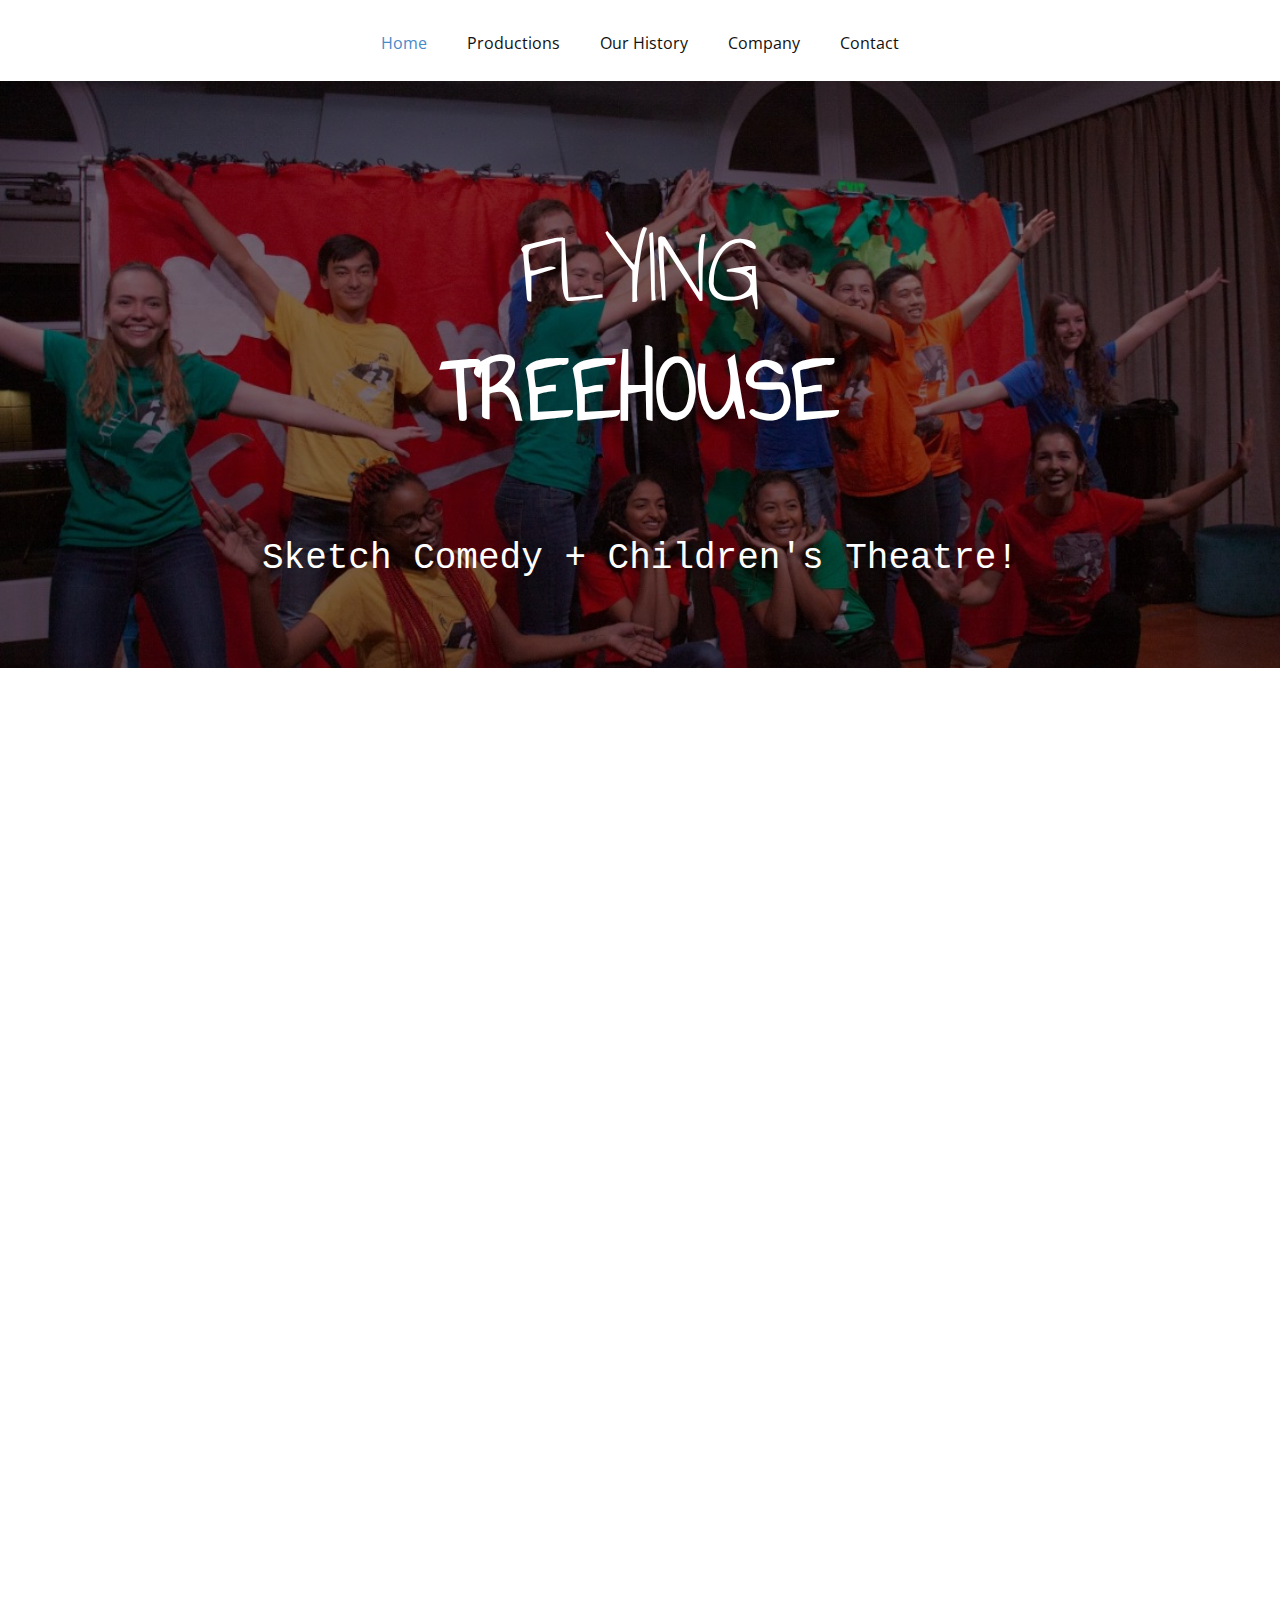
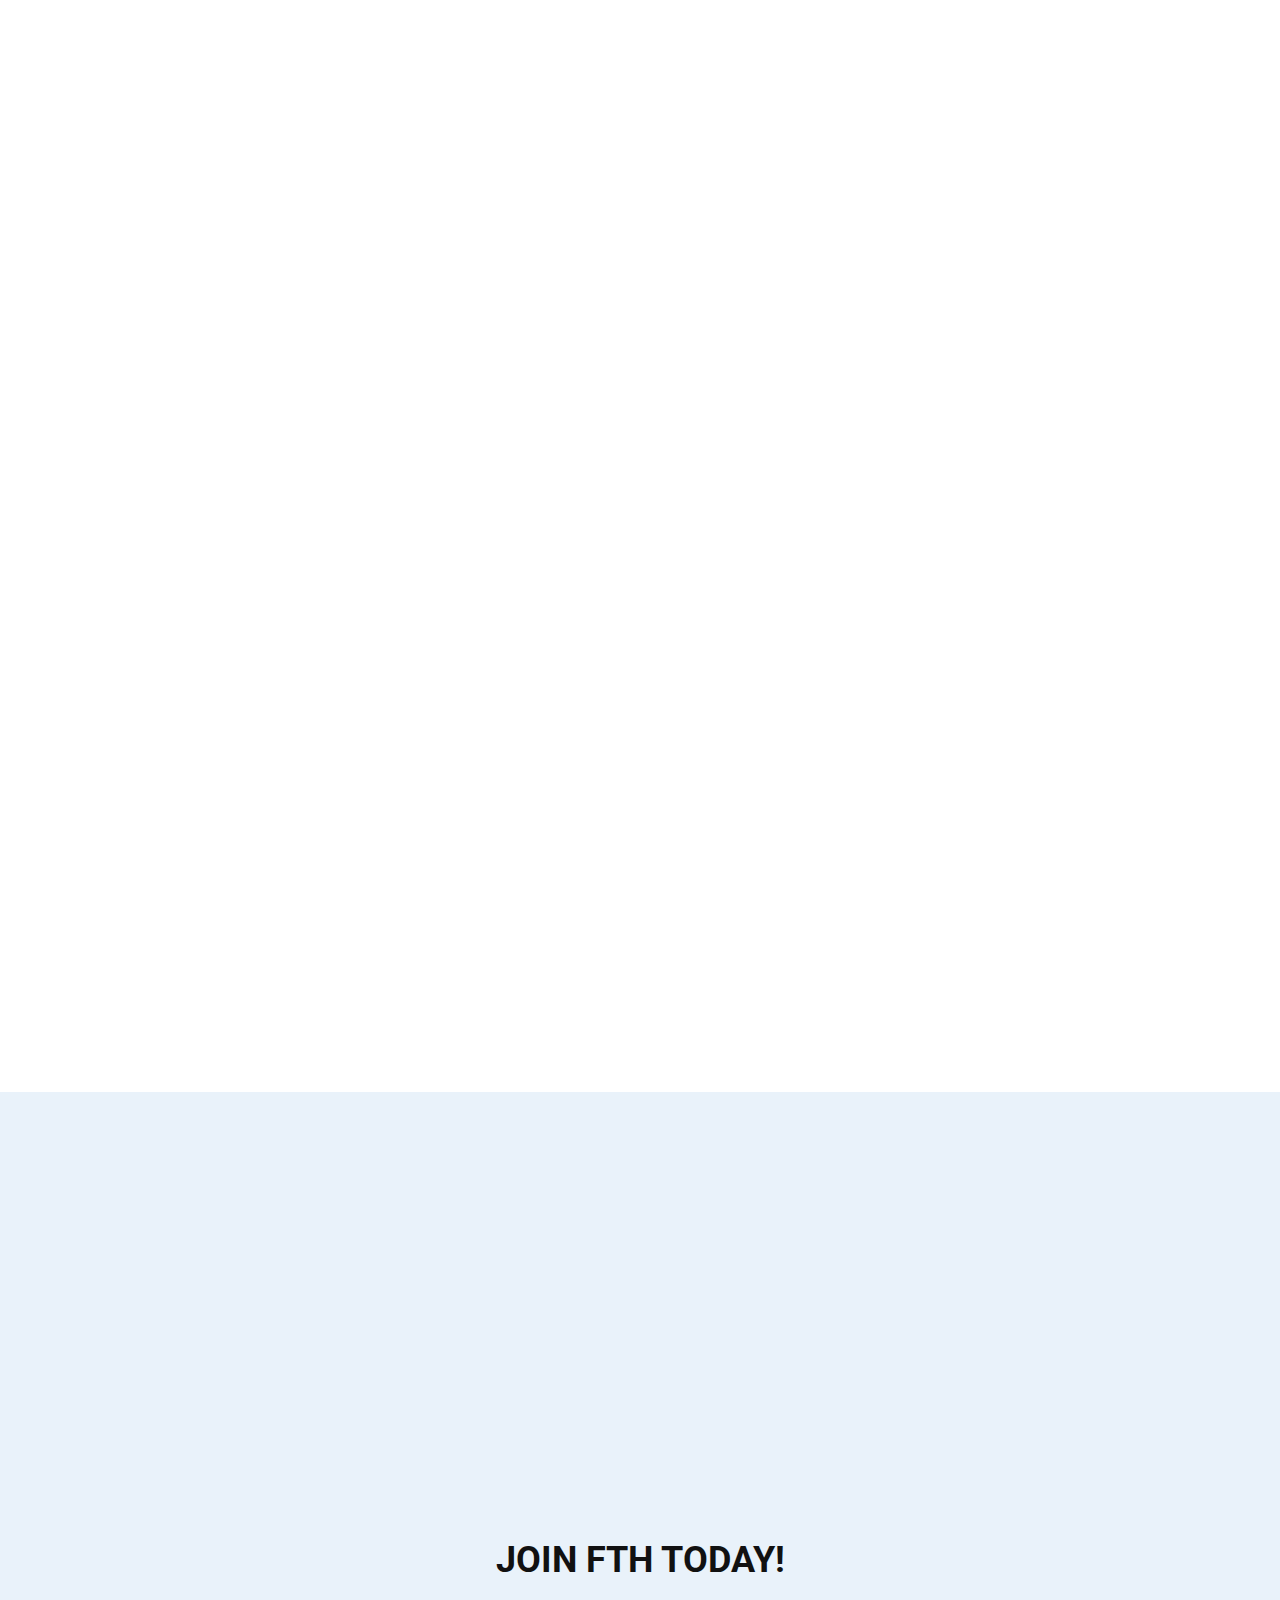
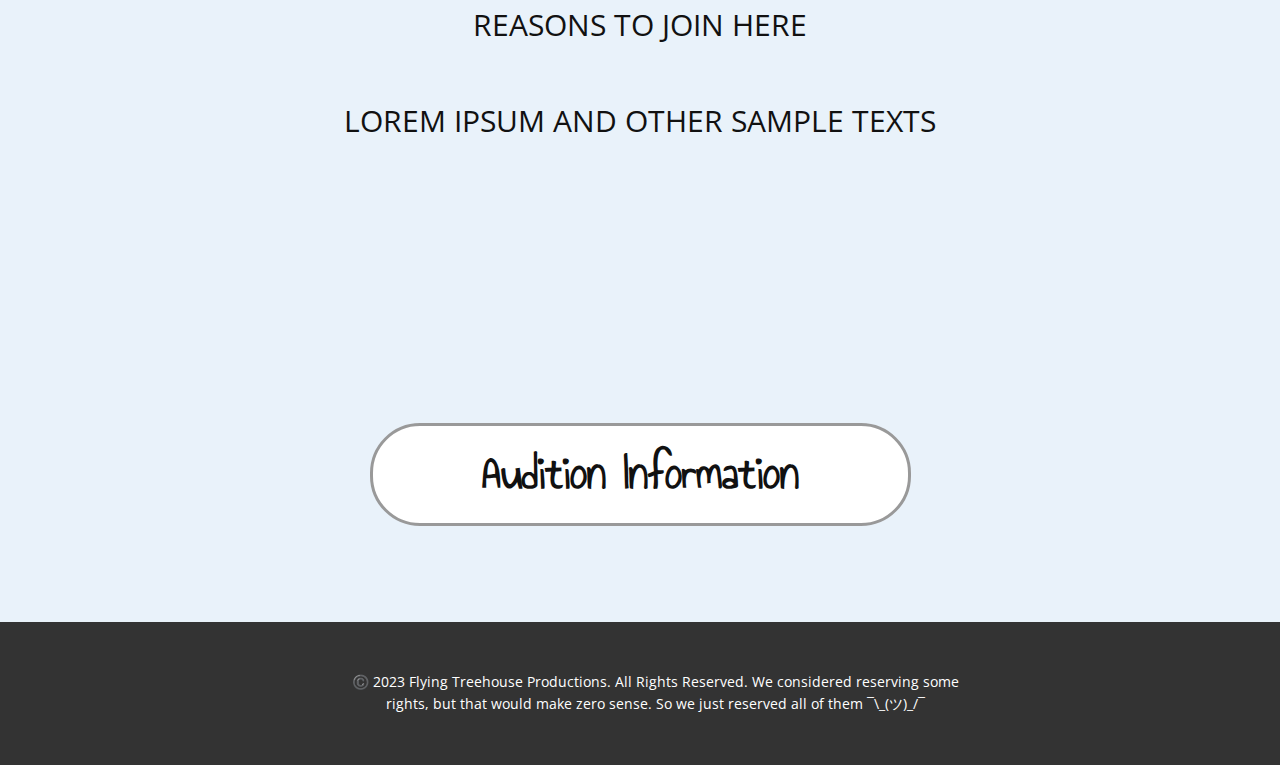
<file: index.html>
<!DOCTYPE html>
<html style="font-size: 16px;" lang="en"><head>
    <meta name="viewport" content="width=device-width, initial-scale=1.0">
    <meta charset="utf-8">
    <meta name="keywords" content="Flying, Treehouse, Sketch Comedy and Children&amp;apos;s Theatre!">
    <meta name="description" content="">
    <title>Home</title>
    <link rel="stylesheet" href="nicepage.css" media="screen">
<link rel="stylesheet" href="Home.css" media="screen">
    <script class="u-script" type="text/javascript" src="jquery.js" defer=""></script>
    <script class="u-script" type="text/javascript" src="nicepage.js" defer=""></script>
    <meta name="generator" content="Nicepage 5.2.4, nicepage.com">
    <link id="u-theme-google-font" rel="stylesheet" href="https://fonts.googleapis.com/css?family=Roboto:100,100i,300,300i,400,400i,500,500i,700,700i,900,900i|Open+Sans:300,300i,400,400i,500,500i,600,600i,700,700i,800,800i">
    <link id="u-page-google-font" rel="stylesheet" href="https://fonts.googleapis.com/css?family=Annie+Use+Your+Telescope:400">
    
    
    
    
    
    
    
    
    <script type="application/ld+json">{
		"@context": "http://schema.org",
		"@type": "Organization",
		"name": ""
}</script>
    <meta name="theme-color" content="#478ac9">
    <meta property="og:title" content="Home">
    <meta property="og:type" content="website">
  </head>
  <body data-home-page="Home.html" data-home-page-title="Home" class="u-body u-xl-mode" data-lang="en"><header class="u-clearfix u-header u-header" id="sec-032e"><div class="u-clearfix u-sheet u-sheet-1">
        <nav class="u-menu u-menu-one-level u-offcanvas u-menu-1">
          <div class="menu-collapse" style="font-size: 1rem; letter-spacing: 0px;">
            <a class="u-button-style u-custom-left-right-menu-spacing u-custom-padding-bottom u-custom-top-bottom-menu-spacing u-nav-link u-text-active-palette-1-base u-text-hover-palette-2-base" href="#">
              <svg class="u-svg-link" viewBox="0 0 24 24"><use xmlns:xlink="http://www.w3.org/1999/xlink" xlink:href="#menu-hamburger"></use></svg>
              <svg class="u-svg-content" version="1.1" id="menu-hamburger" viewBox="0 0 16 16" x="0px" y="0px" xmlns:xlink="http://www.w3.org/1999/xlink" xmlns="http://www.w3.org/2000/svg"><g><rect y="1" width="16" height="2"></rect><rect y="7" width="16" height="2"></rect><rect y="13" width="16" height="2"></rect>
</g></svg>
            </a>
          </div>
          <div class="u-custom-menu u-nav-container">
            <ul class="u-nav u-unstyled u-nav-1"><li class="u-nav-item"><a class="u-button-style u-nav-link u-text-active-palette-1-base u-text-hover-palette-2-base" href="Home.html" style="padding: 10px 20px;">Home</a>
</li><li class="u-nav-item"><a class="u-button-style u-nav-link u-text-active-palette-1-base u-text-hover-palette-2-base" href="Productions.html" style="padding: 10px 20px;">Productions</a>
</li><li class="u-nav-item"><a class="u-button-style u-nav-link u-text-active-palette-1-base u-text-hover-palette-2-base" href="History.html" style="padding: 10px 20px;">Our History</a>
</li><li class="u-nav-item"><a class="u-button-style u-nav-link u-text-active-palette-1-base u-text-hover-palette-2-base" href="Company.html" style="padding: 10px 20px;">Company</a>
</li><li class="u-nav-item"><a class="u-button-style u-nav-link u-text-active-palette-1-base u-text-hover-palette-2-base" href="Contact.html" style="padding: 10px 20px;">Contact</a>
</li></ul>
          </div>
          <div class="u-custom-menu u-nav-container-collapse">
            <div class="u-black u-container-style u-inner-container-layout u-opacity u-opacity-95 u-sidenav">
              <div class="u-inner-container-layout u-sidenav-overflow">
                <div class="u-menu-close"></div>
                <ul class="u-align-center u-nav u-popupmenu-items u-unstyled u-nav-2"><li class="u-nav-item"><a class="u-button-style u-nav-link" href="Home.html">Home</a>
</li><li class="u-nav-item"><a class="u-button-style u-nav-link" href="Productions.html">Productions</a>
</li><li class="u-nav-item"><a class="u-button-style u-nav-link" href="History.html">Our History</a>
</li><li class="u-nav-item"><a class="u-button-style u-nav-link" href="Company.html">Company</a>
</li><li class="u-nav-item"><a class="u-button-style u-nav-link" href="Contact.html">Contact</a>
</li></ul>
              </div>
            </div>
            <div class="u-black u-menu-overlay u-opacity u-opacity-70"></div>
          </div>
        </nav>
      </div></header>
    <section class="u-align-left u-clearfix u-image u-shading u-section-1" src="" data-image-width="1121" data-image-height="658" id="sec-9d3f">
      <div class="u-clearfix u-sheet u-sheet-1">
        <h1 class="u-custom-font u-hover-feature u-text u-text-default u-title u-text-1" data-animation-name="customAnimationIn" data-animation-duration="1000" data-animation-direction="">Flying</h1>
        <h1 class="u-custom-font u-hover-feature u-text u-text-default u-title u-text-2" data-animation-name="customAnimationIn" data-animation-duration="1000">Treehouse</h1>
        <h2 class="u-align-center u-custom-font u-font-courier-new u-text u-text-3">Sketch Comedy + Children's Theatre!</h2>
      </div>
      
      
    </section>
    <section class="u-clearfix u-section-2" id="sec-154d">
      <div class="u-clearfix u-sheet u-sheet-1">
        <div class="u-clearfix u-expanded-width u-gutter-0 u-layout-wrap u-layout-wrap-1">
          <div class="u-layout" style="">
            <div class="u-layout-row" style="">
              <div class="u-align-center u-container-style u-hover-feature u-layout-cell u-left-cell u-size-30 u-size-xs-60 u-white u-layout-cell-1" src="" data-animation-name="customAnimationIn" data-animation-duration="1000">
                <div class="u-container-layout u-valign-middle u-container-layout-1">
                  <div class="u-clearfix u-expanded-width u-group-elements u-group-elements-1"><span class="u-file-icon u-icon u-text-palette-1-base u-icon-1"><img src="images/icon.jpg" alt=""></span>
                    <h2 class="u-custom-font u-text u-text-1">What is FTH?</h2>
                    <p class="u-text u-text-2"> We teach creative writing to elementary school kids through improv and theatre. The kids write their own original stories, of which we adapt for the stage!&nbsp;<br>
                      <br>We put on full length shows of sketches, songs, and dance, all based on the kids' original stories, and perform them at the schools and at Stanford.
                    </p>
                  </div>
                  <a href="History.html" class="u-border-2 u-border-no-left u-border-no-right u-border-no-top u-border-palette-1-base u-btn u-button-style u-none u-btn-1">Our History</a>
                </div>
              </div>
              <div class="u-align-center u-container-style u-hover-feature u-image u-layout-cell u-right-cell u-size-30 u-size-xs-60 u-image-1" src="" data-image-width="1007" data-image-height="701" data-animation-name="customAnimationIn" data-animation-duration="1000" data-animation-direction="X">
                <div class="u-container-layout u-valign-middle u-container-layout-2" src=""></div>
              </div>
            </div>
          </div>
        </div>
      </div>
      
      
    </section>
    <section class="u-clearfix u-section-3" id="sec-dba4">
      <div class="u-clearfix u-sheet u-sheet-1">
        <div class="u-clearfix u-expanded-width u-gutter-0 u-layout-wrap u-layout-wrap-1">
          <div class="u-layout" style="">
            <div class="u-layout-row" style="">
              <div class="u-align-center u-container-style u-hover-feature u-image u-layout-cell u-right-cell u-size-30 u-size-xs-60 u-image-1" src="" data-image-width="488" data-image-height="747" data-animation-name="customAnimationIn" data-animation-duration="1000" data-animation-direction="X">
                <div class="u-container-layout u-valign-middle u-container-layout-1" src=""></div>
              </div>
              <div class="u-align-center u-container-style u-hover-feature u-layout-cell u-left-cell u-size-30 u-size-xs-60 u-white u-layout-cell-2" src="" data-animation-name="customAnimationIn" data-animation-duration="1000" data-animation-direction="">
                <div class="u-container-layout u-container-layout-2"><span class="u-file-icon u-icon u-text-palette-1-base u-icon-1"><img src="images/icon.jpg" alt=""></span>
                  <h2 class="u-custom-font u-text u-text-1">The Mission</h2>
                  <p class="u-text u-text-2"> Our mission is to cultivate and celebrate the imaginations and language arts of young people through <span style="font-weight: 400;">creative writing workshops in local elementary schools</span>, in-school performances of the young authors’ stories, and a bi-annual on-campus public performance of youth work.
                  </p>
                  <a href="Productions.html" class="u-active-none u-border-2 u-border-no-left u-border-no-right u-border-no-top u-border-palette-1-base u-btn u-btn-rectangle u-button-style u-hover-none u-none u-btn-1">learn more</a>
                </div>
              </div>
            </div>
          </div>
        </div>
      </div>
      
      
    </section>
    <section class="u-clearfix u-section-4" id="sec-d2c1">
      <div class="u-clearfix u-sheet u-sheet-1">
        <div class="u-clearfix u-expanded-width u-gutter-0 u-layout-wrap u-layout-wrap-1">
          <div class="u-layout" style="">
            <div class="u-layout-row" style="">
              <div class="u-align-center u-container-style u-hover-feature u-layout-cell u-left-cell u-size-30 u-size-xs-60 u-white u-layout-cell-1" src="" data-animation-name="bounceIn" data-animation-duration="1000" data-animation-direction="">
                <div class="u-container-layout u-container-layout-1"><span class="u-file-icon u-icon u-text-palette-1-base u-icon-1"><img src="images/icon.jpg" alt=""></span>
                  <h2 class="u-custom-font u-text u-text-1">See a show!</h2>
                  <p class="u-text u-text-2">We perform at Stanford!​ Shows consists of 10 to 15 sketches and songs based on the stories the children wrote.&nbsp;<br>
                    <br>In the fall and winter, we perform two shows: one for the children at their school and the other for Stanford.&nbsp;<br>
                    <br>In the spring, we perform only for Stanford students.
                  </p>
                  <a href="https://www.youtube.com/@flyingtreehouse3400" class="u-active-none u-border-2 u-border-no-left u-border-no-right u-border-no-top u-border-palette-1-base u-btn u-btn-rectangle u-button-style u-hover-none u-none u-btn-1">learn more</a>
                </div>
              </div>
              <div class="u-align-center u-container-style u-hover-feature u-image u-layout-cell u-right-cell u-size-30 u-size-xs-60 u-image-1" src="" data-image-width="1117" data-image-height="742" data-animation-name="bounceIn" data-animation-duration="1000" data-animation-direction="">
                <div class="u-container-layout u-valign-middle u-container-layout-2" src=""></div>
              </div>
            </div>
          </div>
        </div>
      </div>
      
      
    </section>
    <section class="u-align-center u-clearfix u-palette-1-light-3 u-section-5" id="sec-fea8">
      <div class="u-clearfix u-sheet u-valign-middle-xs u-sheet-1">
        <div class="u-align-left u-expanded-width-sm u-expanded-width-xs u-video u-video-1">
          <div class="embed-responsive embed-responsive-1">
            <iframe style="position: absolute;top: 0;left: 0;width: 100%;height: 100%;" class="embed-responsive-item" src="https://www.youtube.com/embed/3BsijP0DmyY?mute=0&amp;showinfo=0&amp;controls=0&amp;start=0" frameborder="0" allowfullscreen=""></iframe>
          </div>
        </div>
        <h2 class="u-text u-text-default u-text-1">JOIN FTH TODAY!</h2>
        <p class="u-text u-text-2">REASONS TO JOIN HERE<br>
          <br>LOREM IPSUM AND OTHER SAMPLE TEXTS
        </p>
      </div>
    </section>
    <section class="u-clearfix u-palette-1-light-3 u-section-6" id="sec-25be">
      <div class="u-clearfix u-sheet u-valign-middle u-sheet-1">
        <div class="u-border-3 u-border-grey-40 u-container-style u-group u-hover-feature u-radius-50 u-shape-round u-white u-group-1">
          <div class="u-container-layout u-valign-middle u-container-layout-1">
            <h1 class="u-align-center u-custom-font u-text u-text-default u-text-1">Audition Information</h1>
          </div>
        </div>
      </div>
      
    </section>
    <section class="u-clearfix u-section-7" id="sec-7d53">
      <div class="u-clearfix u-sheet u-sheet-1"></div>
    </section>
    
    
    <footer class="u-align-center u-clearfix u-footer u-grey-80 u-footer" id="sec-6b1e"><div class="u-clearfix u-sheet u-sheet-1">
        <p class="u-small-text u-text u-text-variant u-text-1">©️ 2023 Flying Treehouse Productions. All Rights Reserved. We considered reserving some rights, but that would make zero sense. So we just reserved all of them ¯\_(ツ)_/¯</p>
      </div></footer>
    
  
</body></html>
</file>
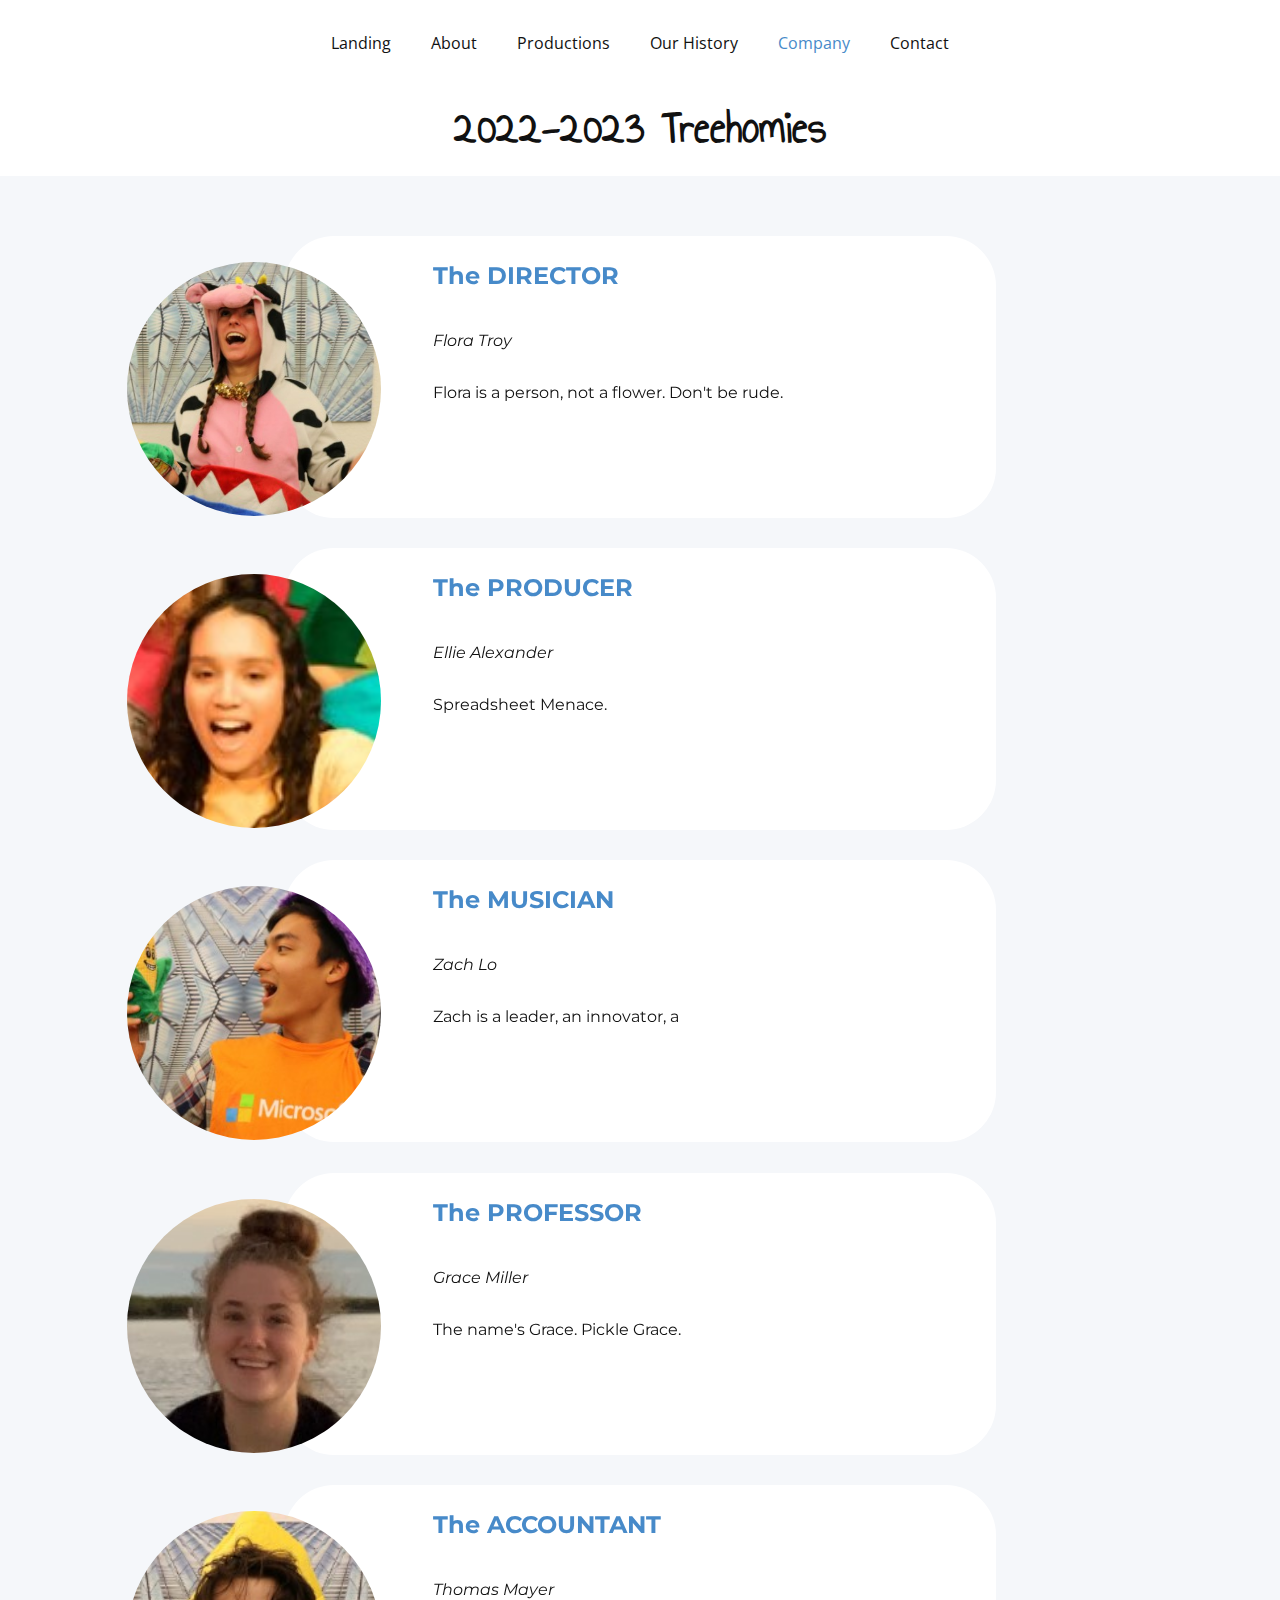
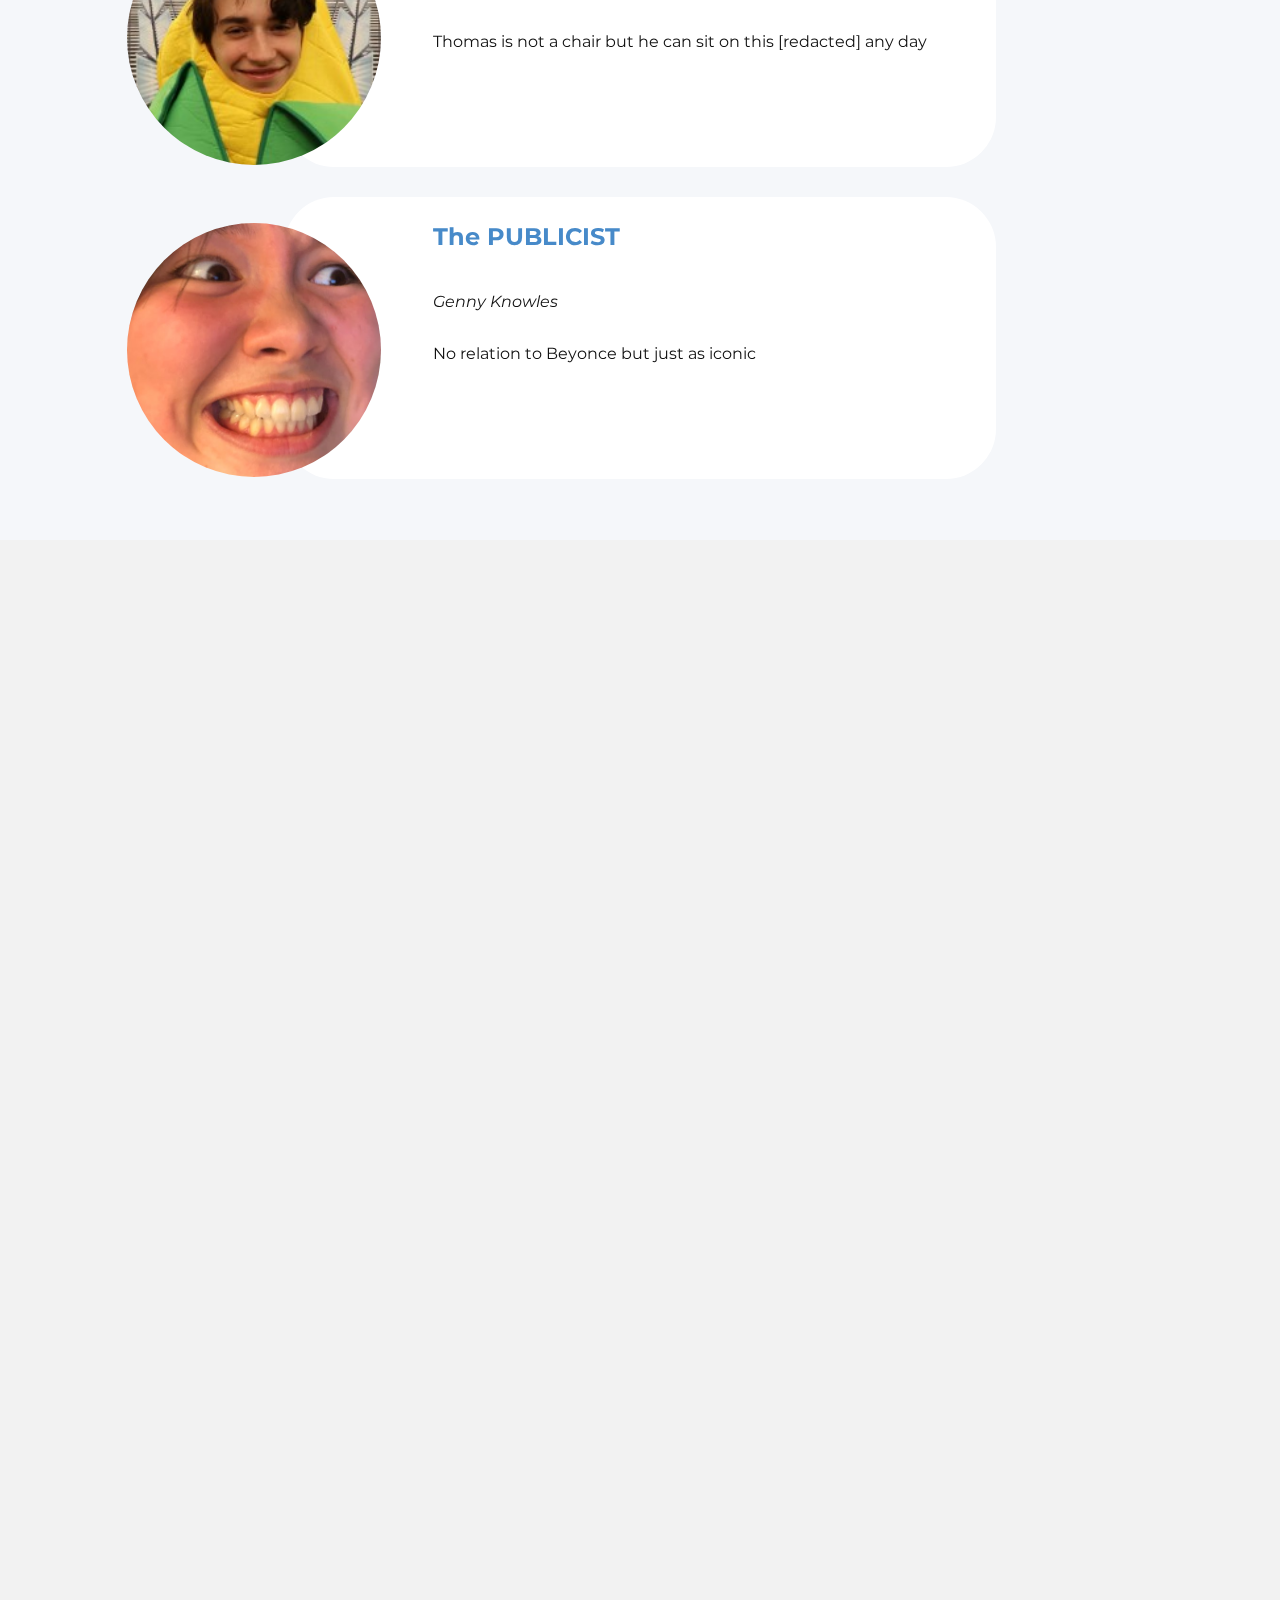
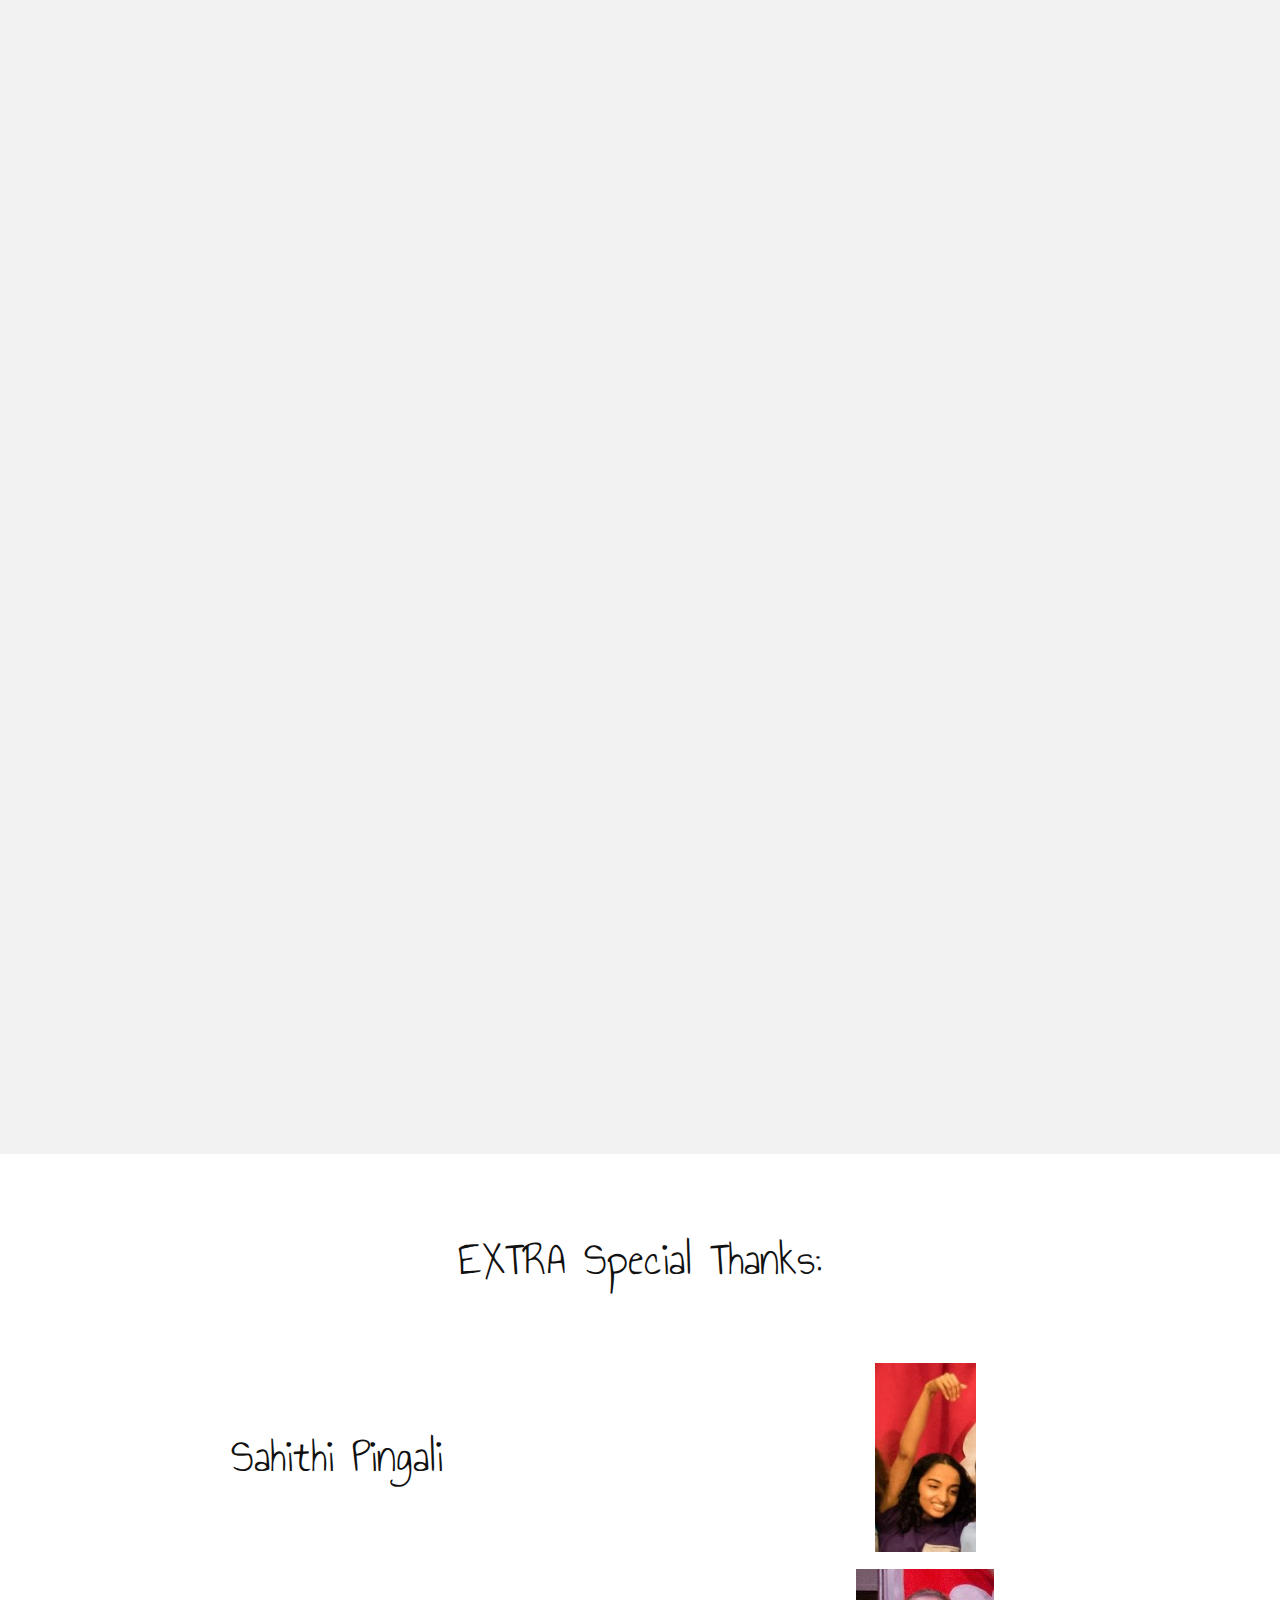
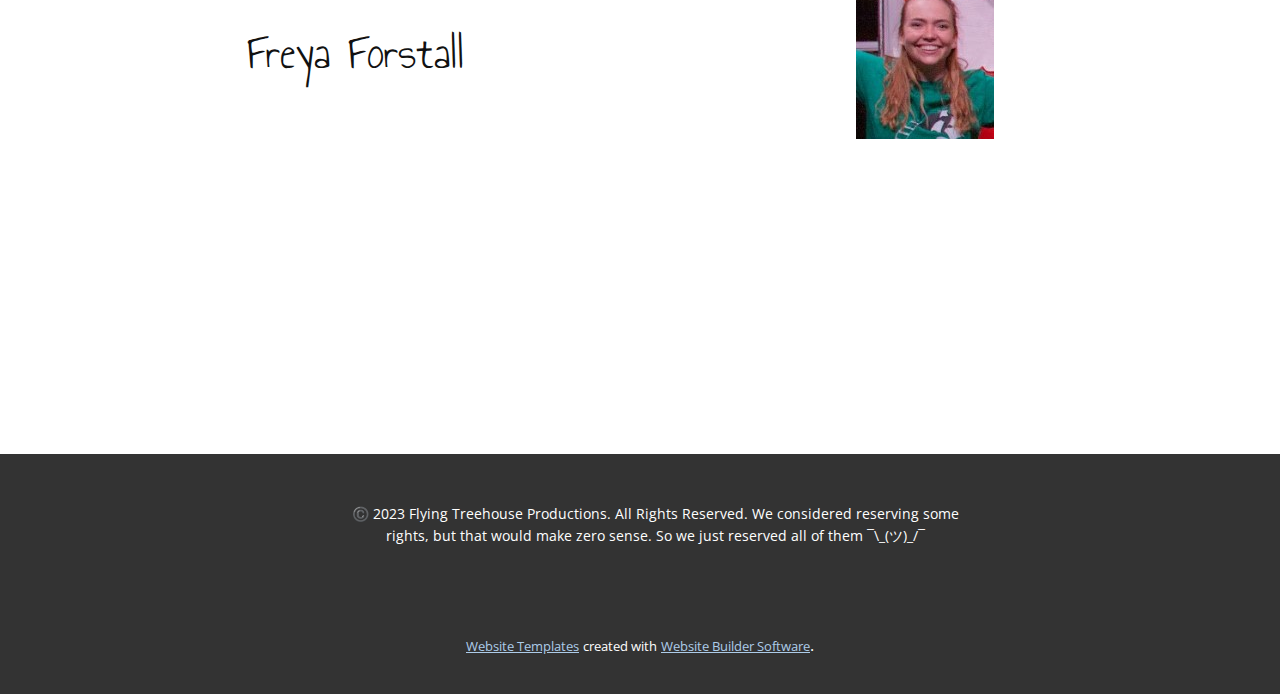
<file: Company.html>
<!DOCTYPE html>
<html style="font-size: 16px;" lang="en"><head>
    <meta name="viewport" content="width=device-width, initial-scale=1.0">
    <meta charset="utf-8">
    <meta name="keywords" content="2022​-2023 Treehomies, Performing Staff!, Alex AgrisJinnie BayarjargalWilly ChanBryan Defjan (inactive fall quarter)Shefali DoshiLucy DuckworthNils ForstallCheyenne MurphyEmily SaletanChris SimmonsVikram Sivashankar, EXTRA Special Thanks to:, Freya Forstall​Sahithi Pingali">
    <meta name="description" content="">
    <title>Company</title>
    <link rel="stylesheet" href="nicepage.css" media="screen">
<link rel="stylesheet" href="Company.css" media="screen">
    <script class="u-script" type="text/javascript" src="jquery.js" defer=""></script>
    <script class="u-script" type="text/javascript" src="nicepage.js" defer=""></script>
    <meta name="generator" content="Nicepage 5.2.4, nicepage.com">
    <link id="u-theme-google-font" rel="stylesheet" href="https://fonts.googleapis.com/css?family=Roboto:100,100i,300,300i,400,400i,500,500i,700,700i,900,900i|Open+Sans:300,300i,400,400i,500,500i,600,600i,700,700i,800,800i">
    <link id="u-page-google-font" rel="stylesheet" href="https://fonts.googleapis.com/css?family=Montserrat:100,100i,200,200i,300,300i,400,400i,500,500i,600,600i,700,700i,800,800i,900,900i|Annie+Use+Your+Telescope:400">
    
    
    
    
    
    <script type="application/ld+json">{
		"@context": "http://schema.org",
		"@type": "Organization",
		"name": ""
}</script>
    <meta name="theme-color" content="#478ac9">
    <meta property="og:title" content="Company">
    <meta property="og:type" content="website">
  </head>
  <body class="u-body u-xl-mode" data-lang="en"><header class="u-clearfix u-header u-header" id="sec-032e"><div class="u-clearfix u-sheet u-sheet-1">
        <nav class="u-menu u-menu-one-level u-offcanvas u-menu-1">
          <div class="menu-collapse" style="font-size: 1rem; letter-spacing: 0px;">
            <a class="u-button-style u-custom-left-right-menu-spacing u-custom-padding-bottom u-custom-top-bottom-menu-spacing u-nav-link u-text-active-palette-1-base u-text-hover-palette-2-base" href="#">
              <svg class="u-svg-link" viewBox="0 0 24 24"><use xmlns:xlink="http://www.w3.org/1999/xlink" xlink:href="#menu-hamburger"></use></svg>
              <svg class="u-svg-content" version="1.1" id="menu-hamburger" viewBox="0 0 16 16" x="0px" y="0px" xmlns:xlink="http://www.w3.org/1999/xlink" xmlns="http://www.w3.org/2000/svg"><g><rect y="1" width="16" height="2"></rect><rect y="7" width="16" height="2"></rect><rect y="13" width="16" height="2"></rect>
</g></svg>
            </a>
          </div>
          <div class="u-custom-menu u-nav-container">
            <ul class="u-nav u-unstyled u-nav-1"><li class="u-nav-item"><a class="u-button-style u-nav-link u-text-active-palette-1-base u-text-hover-palette-2-base" href="Landing.html" style="padding: 10px 20px;">Landing</a>
</li><li class="u-nav-item"><a class="u-button-style u-nav-link u-text-active-palette-1-base u-text-hover-palette-2-base" href="Home.html" style="padding: 10px 20px;">About</a>
</li><li class="u-nav-item"><a class="u-button-style u-nav-link u-text-active-palette-1-base u-text-hover-palette-2-base" href="Productions.html" style="padding: 10px 20px;">Productions</a>
</li><li class="u-nav-item"><a class="u-button-style u-nav-link u-text-active-palette-1-base u-text-hover-palette-2-base" href="History.html" style="padding: 10px 20px;">Our History</a>
</li><li class="u-nav-item"><a class="u-button-style u-nav-link u-text-active-palette-1-base u-text-hover-palette-2-base" href="Company.html" style="padding: 10px 20px;">Company</a>
</li><li class="u-nav-item"><a class="u-button-style u-nav-link u-text-active-palette-1-base u-text-hover-palette-2-base" href="Contact.html" style="padding: 10px 20px;">Contact</a>
</li></ul>
          </div>
          <div class="u-custom-menu u-nav-container-collapse">
            <div class="u-black u-container-style u-inner-container-layout u-opacity u-opacity-95 u-sidenav">
              <div class="u-inner-container-layout u-sidenav-overflow">
                <div class="u-menu-close"></div>
                <ul class="u-align-center u-nav u-popupmenu-items u-unstyled u-nav-2"><li class="u-nav-item"><a class="u-button-style u-nav-link" href="Landing.html">Landing</a>
</li><li class="u-nav-item"><a class="u-button-style u-nav-link" href="Home.html">About</a>
</li><li class="u-nav-item"><a class="u-button-style u-nav-link" href="Productions.html">Productions</a>
</li><li class="u-nav-item"><a class="u-button-style u-nav-link" href="History.html">Our History</a>
</li><li class="u-nav-item"><a class="u-button-style u-nav-link" href="Company.html">Company</a>
</li><li class="u-nav-item"><a class="u-button-style u-nav-link" href="Contact.html">Contact</a>
</li></ul>
              </div>
            </div>
            <div class="u-black u-menu-overlay u-opacity u-opacity-70"></div>
          </div>
        </nav>
      </div></header>
    <section class="u-clearfix u-section-1" id="sec-6ba4">
      <div class="u-clearfix u-sheet u-valign-middle u-sheet-1">
        <h1 class="u-align-center u-custom-font u-text u-text-default u-text-1">2022<span style="font-weight: 700;"></span>-2023 Treehomies
        </h1>
      </div>
    </section>
    <section class="u-align-center u-clearfix u-container-align-center-lg u-container-align-center-xl u-palette-5-light-3 u-section-2" id="carousel_7887">
      <div class="u-clearfix u-sheet u-valign-bottom-sm u-valign-bottom-xs u-sheet-1">
        <div class="u-list u-list-1">
          <div class="u-repeater u-repeater-1">
            <div class="u-align-left u-container-style u-list-item u-radius-50 u-repeater-item u-shape-round u-white u-list-item-1" data-animation-name="flipIn" data-animation-duration="1000" data-animation-direction="X">
              <div class="u-container-layout u-similar-container u-valign-top-xs u-container-layout-1">
                <h3 class="u-custom-font u-font-montserrat u-text u-text-palette-1-base u-text-1">The DIRECTOR</h3>
                <div class="u-image u-image-circle u-image-1" alt="" data-image-width="356" data-image-height="358"></div>
                <h6 class="u-custom-font u-font-montserrat u-text u-text-2">Flora Troy</h6>
                <p class="u-custom-font u-font-montserrat u-text u-text-3"> Flora is a person, not a flower. Don't be rude.</p>
              </div>
            </div>
            <div class="u-align-left u-container-style u-list-item u-radius-50 u-repeater-item u-shape-round u-white u-list-item-2" data-animation-name="flipIn" data-animation-duration="1000" data-animation-direction="X">
              <div class="u-container-layout u-similar-container u-valign-top-xs u-container-layout-2">
                <h3 class="u-custom-font u-font-montserrat u-text u-text-palette-1-base u-text-4">The PRODUCER</h3>
                <div class="u-image u-image-circle u-image-2" alt="" data-image-width="125" data-image-height="142"></div>
                <h6 class="u-custom-font u-font-montserrat u-text u-text-5">Ellie Alexander</h6>
                <p class="u-custom-font u-font-montserrat u-text u-text-6">Spreadsheet Menace.</p>
              </div>
            </div>
            <div class="u-align-left u-container-style u-list-item u-radius-50 u-repeater-item u-shape-round u-white u-list-item-3" data-animation-name="flipIn" data-animation-duration="1000" data-animation-direction="X">
              <div class="u-container-layout u-similar-container u-valign-top-xs u-container-layout-3">
                <h3 class="u-custom-font u-font-montserrat u-text u-text-palette-1-base u-text-7">The ​MUSICIAN</h3>
                <div class="u-image u-image-circle u-image-3" alt="" data-image-width="257" data-image-height="263"></div>
                <h6 class="u-custom-font u-font-montserrat u-text u-text-8">Zach Lo</h6>
                <p class="u-custom-font u-font-montserrat u-text u-text-9"> Zach is a leader, an innovator, a&nbsp;</p>
              </div>
            </div>
            <div class="u-align-left u-container-style u-list-item u-radius-50 u-repeater-item u-shape-round u-white u-list-item-4" data-animation-name="flipIn" data-animation-duration="1000" data-animation-direction="X">
              <div class="u-container-layout u-similar-container u-valign-top-xs u-container-layout-4">
                <h3 class="u-custom-font u-font-montserrat u-text u-text-palette-1-base u-text-10">The PROFESSOR</h3>
                <div class="u-image u-image-circle u-image-4" alt="" data-image-width="186" data-image-height="210"></div>
                <h6 class="u-custom-font u-font-montserrat u-text u-text-11">Grace Miller</h6>
                <p class="u-custom-font u-font-montserrat u-text u-text-12">The name's Grace. Pickle Grace.</p>
              </div>
            </div>
            <div class="u-align-left u-container-style u-list-item u-radius-50 u-repeater-item u-shape-round u-white u-list-item-5" data-animation-name="flipIn" data-animation-duration="1000" data-animation-direction="X">
              <div class="u-container-layout u-similar-container u-valign-top-xs u-container-layout-5">
                <h3 class="u-custom-font u-font-montserrat u-text u-text-palette-1-base u-text-13">The ACCOUNTANT</h3>
                <div class="u-image u-image-circle u-image-5" alt="" data-image-width="193" data-image-height="225"></div>
                <h6 class="u-custom-font u-font-montserrat u-text u-text-14">Thomas Mayer</h6>
                <p class="u-custom-font u-font-montserrat u-text u-text-15"> Thomas is not a chair but he can sit on this [redacted] any day</p>
              </div>
            </div>
            <div class="u-align-left u-container-style u-list-item u-radius-50 u-repeater-item u-shape-round u-white u-list-item-6" data-animation-name="flipIn" data-animation-duration="1000" data-animation-direction="X">
              <div class="u-container-layout u-similar-container u-valign-top-xs u-container-layout-6">
                <h3 class="u-custom-font u-font-montserrat u-text u-text-palette-1-base u-text-16">The PUBLICIST</h3>
                <div class="u-image u-image-circle u-image-6" alt="" data-image-width="535" data-image-height="741"></div>
                <h6 class="u-custom-font u-font-montserrat u-text u-text-17">Genny Knowles</h6>
                <p class="u-custom-font u-font-montserrat u-text u-text-18"> No relation to Beyonce but just as iconic</p>
              </div>
            </div>
          </div>
        </div>
      </div>
    </section>
    <section class="u-align-center u-clearfix u-grey-5 u-section-3" id="sec-665a">
      <div class="u-clearfix u-sheet u-valign-middle u-sheet-1">
        <div class="u-expanded-width u-list u-list-1">
          <div class="u-repeater u-repeater-1">
            <div class="u-align-center u-container-style u-list-item u-repeater-item" data-animation-name="bounceIn" data-animation-duration="1000" data-animation-direction="">
              <div class="u-container-layout u-similar-container u-valign-top u-container-layout-1">
                <img alt="" class="u-expanded-width u-image u-image-round u-radius-50 u-image-1" data-image-width="500" data-image-height="500" src="[data-uri]">
                <h5 class="u-custom-font u-text u-text-1">Alex Agris</h5>
                <p class="u-text u-text-2">PERFORMER</p>
              </div>
            </div>
            <div class="u-align-center u-container-style u-list-item u-repeater-item" data-animation-name="bounceIn" data-animation-duration="1000" data-animation-direction="">
              <div class="u-container-layout u-similar-container u-valign-top u-container-layout-2">
                <img alt="" class="u-expanded-width u-image u-image-round u-radius-50 u-image-2" data-image-width="500" data-image-height="500" src="[data-uri]">
                <h5 class="u-custom-font u-text u-text-3">Jinnie Bayarjargal</h5>
                <p class="u-text u-text-4"> PERFORMER</p>
              </div>
            </div>
            <div class="u-align-center u-container-style u-list-item u-repeater-item" data-animation-name="bounceIn" data-animation-duration="1000" data-animation-direction="">
              <div class="u-container-layout u-similar-container u-valign-top u-container-layout-3">
                <img alt="" class="u-expanded-width u-image u-image-round u-radius-50 u-image-3" data-image-width="500" data-image-height="500" src="[data-uri]">
                <h5 class="u-custom-font u-text u-text-5">Willy Chan</h5>
                <p class="u-text u-text-6"> PERFORMER</p>
              </div>
            </div>
            <div class="u-align-center u-container-style u-list-item u-repeater-item" data-animation-name="bounceIn" data-animation-duration="1000" data-animation-direction="">
              <div class="u-container-layout u-similar-container u-valign-top u-container-layout-4">
                <img alt="" class="u-expanded-width u-image u-image-round u-radius-50 u-image-4" data-image-width="500" data-image-height="500" src="[data-uri]">
                <h5 class="u-custom-font u-text u-text-7">Brian Defjan</h5>
                <p class="u-text u-text-8"> PERFORMER</p>
              </div>
            </div>
            <div class="u-align-center u-container-style u-list-item u-repeater-item" data-animation-name="bounceIn" data-animation-duration="1000" data-animation-direction="">
              <div class="u-container-layout u-similar-container u-valign-top u-container-layout-5">
                <img alt="" class="u-expanded-width u-image u-image-round u-radius-50 u-image-5" data-image-width="500" data-image-height="500" src="[data-uri]">
                <h5 class="u-custom-font u-text u-text-9">Shefali Doshi</h5>
                <p class="u-text u-text-10"> PERFORMER</p>
              </div>
            </div>
            <div class="u-align-center u-container-style u-list-item u-repeater-item" data-animation-name="bounceIn" data-animation-duration="1000" data-animation-direction="">
              <div class="u-container-layout u-similar-container u-valign-top u-container-layout-6">
                <img alt="" class="u-expanded-width u-image u-image-round u-radius-50 u-image-6" data-image-width="500" data-image-height="500" src="[data-uri]">
                <h5 class="u-custom-font u-text u-text-11">Lucy Duckworth</h5>
                <p class="u-text u-text-12"> PERFORMER</p>
              </div>
            </div>
            <div class="u-align-center u-container-style u-list-item u-repeater-item" data-animation-name="bounceIn" data-animation-duration="1000" data-animation-direction="">
              <div class="u-container-layout u-similar-container u-valign-top u-container-layout-7">
                <img alt="" class="u-expanded-width u-image u-image-round u-radius-50 u-image-7" data-image-width="500" data-image-height="500" src="[data-uri]">
                <h5 class="u-custom-font u-text u-text-13">Nils Forstall</h5>
                <p class="u-text u-text-14">60% sure Nils has a leadership role but not sure what it's called</p>
              </div>
            </div>
            <div class="u-align-center u-container-style u-list-item u-repeater-item" data-animation-name="bounceIn" data-animation-duration="1000" data-animation-direction="">
              <div class="u-container-layout u-similar-container u-valign-top u-container-layout-8">
                <img alt="" class="u-expanded-width u-image u-image-round u-radius-50 u-image-8" data-image-width="500" data-image-height="500" src="[data-uri]">
                <h5 class="u-custom-font u-text u-text-15">Cheyenne Murphy</h5>
                <p class="u-text u-text-16"> PERFORMER</p>
              </div>
            </div>
            <div class="u-align-center u-container-style u-list-item u-repeater-item" data-animation-name="bounceIn" data-animation-duration="1000" data-animation-direction="">
              <div class="u-container-layout u-similar-container u-valign-top u-container-layout-9">
                <img alt="" class="u-expanded-width u-image u-image-round u-radius-50 u-image-9" data-image-width="500" data-image-height="500" src="[data-uri]">
                <h5 class="u-custom-font u-text u-text-17">Emily Saletan</h5>
                <p class="u-text u-text-18"> PERFORMER</p>
              </div>
            </div>
            <div class="u-align-center u-container-style u-list-item u-repeater-item" data-animation-name="bounceIn" data-animation-duration="1000" data-animation-direction="">
              <div class="u-container-layout u-similar-container u-valign-top u-container-layout-10">
                <img alt="" class="u-expanded-width u-image u-image-round u-radius-50 u-image-10" data-image-width="500" data-image-height="500" src="[data-uri]">
                <h5 class="u-custom-font u-text u-text-19">Chris Simmons</h5>
                <p class="u-text u-text-20"> PERFORMER</p>
              </div>
            </div>
            <div class="u-align-center u-container-style u-list-item u-repeater-item" data-animation-name="bounceIn" data-animation-duration="1000" data-animation-direction="">
              <div class="u-container-layout u-similar-container u-valign-top u-container-layout-11">
                <img alt="" class="u-expanded-width u-image u-image-round u-radius-50 u-image-11" data-image-width="500" data-image-height="500" src="[data-uri]">
                <h5 class="u-custom-font u-text u-text-21">Vikram Sivashankar</h5>
                <p class="u-text u-text-22">POP STAR</p>
              </div>
            </div>
          </div>
        </div>
      </div>
    </section>
    <section class="u-clearfix u-section-4" id="sec-e868">
      <div class="u-clearfix u-sheet u-sheet-1">
        <h1 class="u-custom-font u-text u-text-default u-text-1">EXTRA Special Thanks:</h1>
        <div class="u-clearfix u-expanded-width u-layout-wrap u-layout-wrap-1">
          <div class="u-layout">
            <div class="u-layout-col">
              <div class="u-size-30">
                <div class="u-layout-row">
                  <div class="u-container-style u-hover-feature u-layout-cell u-size-30 u-layout-cell-1">
                    <div class="u-container-layout u-valign-middle u-container-layout-1">
                      <h1 class="u-custom-font u-text u-text-default u-text-2"> Sahithi Pingali</h1>
                    </div>
                  </div>
                  <div class="u-container-style u-layout-cell u-size-30 u-layout-cell-2">
                    <div class="u-container-layout u-valign-middle u-container-layout-2">
                      <img class="u-image u-image-default u-preserve-proportions u-image-1" src="images/Screenshot2022-12-28211503.jpg" alt="" data-image-width="116" data-image-height="218">
                    </div>
                  </div>
                </div>
              </div>
              <div class="u-size-30">
                <div class="u-layout-row">
                  <div class="u-container-style u-layout-cell u-size-30 u-layout-cell-3">
                    <div class="u-container-layout u-container-layout-3">
                      <h1 class="u-custom-font u-hover-feature u-text u-text-default u-text-3">Freya Forstall</h1>
                    </div>
                  </div>
                  <div class="u-container-style u-layout-cell u-size-30 u-layout-cell-4">
                    <div class="u-container-layout u-container-layout-4">
                      <img class="u-image u-image-default u-preserve-proportions u-image-2" src="images/Screenshot2022-12-28211527.jpg" alt="" data-image-width="138" data-image-height="170">
                    </div>
                  </div>
                </div>
              </div>
            </div>
          </div>
        </div>
      </div>
      
      
    </section>
    
    
    <footer class="u-align-center u-clearfix u-footer u-grey-80 u-footer" id="sec-6b1e"><div class="u-clearfix u-sheet u-sheet-1">
        <p class="u-small-text u-text u-text-variant u-text-1">©️ 2023 Flying Treehouse Productions. All Rights Reserved. We considered reserving some rights, but that would make zero sense. So we just reserved all of them ¯\_(ツ)_/¯</p>
      </div></footer>
    <section class="u-backlink u-clearfix u-grey-80">
      <a class="u-link" href="https://nicepage.com/website-templates" target="_blank">
        <span>Website Templates</span>
      </a>
      <p class="u-text">
        <span>created with</span>
      </p>
      <a class="u-link" href="" target="_blank">
        <span>Website Builder Software</span>
      </a>. 
    </section>
  
</body></html>
</file>
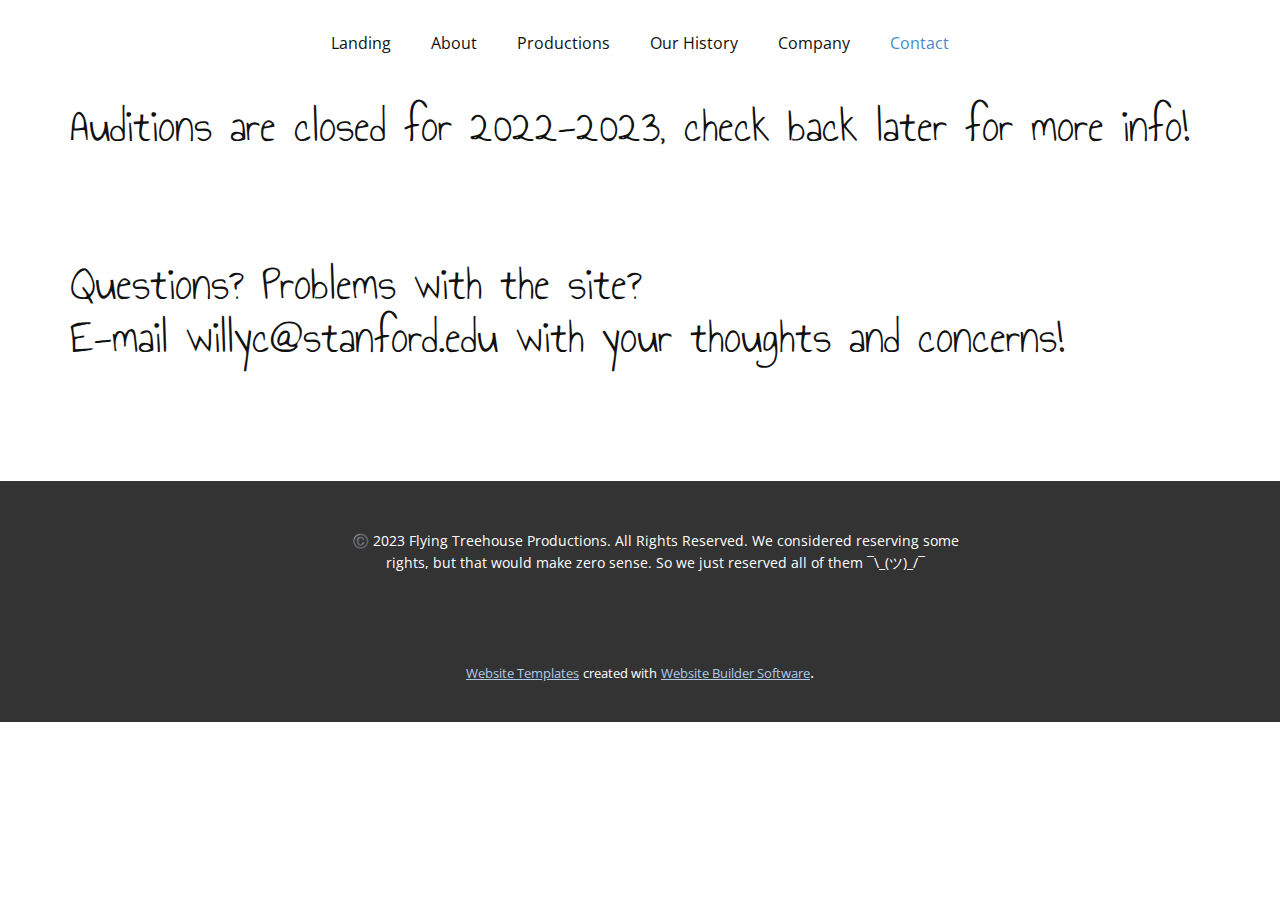
<file: Contact.html>
<!DOCTYPE html>
<html style="font-size: 16px;" lang="en"><head>
    <meta name="viewport" content="width=device-width, initial-scale=1.0">
    <meta charset="utf-8">
    <meta name="keywords" content="CONTACT + AUDITION INFO TBD.........">
    <meta name="description" content="">
    <title>Contact</title>
    <link rel="stylesheet" href="nicepage.css" media="screen">
<link rel="stylesheet" href="Contact.css" media="screen">
    <script class="u-script" type="text/javascript" src="jquery.js" defer=""></script>
    <script class="u-script" type="text/javascript" src="nicepage.js" defer=""></script>
    <meta name="generator" content="Nicepage 5.2.4, nicepage.com">
    <link id="u-theme-google-font" rel="stylesheet" href="https://fonts.googleapis.com/css?family=Roboto:100,100i,300,300i,400,400i,500,500i,700,700i,900,900i|Open+Sans:300,300i,400,400i,500,500i,600,600i,700,700i,800,800i">
    <link id="u-page-google-font" rel="stylesheet" href="https://fonts.googleapis.com/css?family=Annie+Use+Your+Telescope:400">
    
    
    <script type="application/ld+json">{
		"@context": "http://schema.org",
		"@type": "Organization",
		"name": ""
}</script>
    <meta name="theme-color" content="#478ac9">
    <meta property="og:title" content="Contact">
    <meta property="og:type" content="website">
  </head>
  <body class="u-body u-xl-mode" data-lang="en"><header class="u-clearfix u-header u-header" id="sec-032e"><div class="u-clearfix u-sheet u-sheet-1">
        <nav class="u-menu u-menu-one-level u-offcanvas u-menu-1">
          <div class="menu-collapse" style="font-size: 1rem; letter-spacing: 0px;">
            <a class="u-button-style u-custom-left-right-menu-spacing u-custom-padding-bottom u-custom-top-bottom-menu-spacing u-nav-link u-text-active-palette-1-base u-text-hover-palette-2-base" href="#">
              <svg class="u-svg-link" viewBox="0 0 24 24"><use xmlns:xlink="http://www.w3.org/1999/xlink" xlink:href="#menu-hamburger"></use></svg>
              <svg class="u-svg-content" version="1.1" id="menu-hamburger" viewBox="0 0 16 16" x="0px" y="0px" xmlns:xlink="http://www.w3.org/1999/xlink" xmlns="http://www.w3.org/2000/svg"><g><rect y="1" width="16" height="2"></rect><rect y="7" width="16" height="2"></rect><rect y="13" width="16" height="2"></rect>
</g></svg>
            </a>
          </div>
          <div class="u-custom-menu u-nav-container">
            <ul class="u-nav u-unstyled u-nav-1"><li class="u-nav-item"><a class="u-button-style u-nav-link u-text-active-palette-1-base u-text-hover-palette-2-base" href="Landing.html" style="padding: 10px 20px;">Landing</a>
</li><li class="u-nav-item"><a class="u-button-style u-nav-link u-text-active-palette-1-base u-text-hover-palette-2-base" href="Home.html" style="padding: 10px 20px;">About</a>
</li><li class="u-nav-item"><a class="u-button-style u-nav-link u-text-active-palette-1-base u-text-hover-palette-2-base" href="Productions.html" style="padding: 10px 20px;">Productions</a>
</li><li class="u-nav-item"><a class="u-button-style u-nav-link u-text-active-palette-1-base u-text-hover-palette-2-base" href="History.html" style="padding: 10px 20px;">Our History</a>
</li><li class="u-nav-item"><a class="u-button-style u-nav-link u-text-active-palette-1-base u-text-hover-palette-2-base" href="Company.html" style="padding: 10px 20px;">Company</a>
</li><li class="u-nav-item"><a class="u-button-style u-nav-link u-text-active-palette-1-base u-text-hover-palette-2-base" href="Contact.html" style="padding: 10px 20px;">Contact</a>
</li></ul>
          </div>
          <div class="u-custom-menu u-nav-container-collapse">
            <div class="u-black u-container-style u-inner-container-layout u-opacity u-opacity-95 u-sidenav">
              <div class="u-inner-container-layout u-sidenav-overflow">
                <div class="u-menu-close"></div>
                <ul class="u-align-center u-nav u-popupmenu-items u-unstyled u-nav-2"><li class="u-nav-item"><a class="u-button-style u-nav-link" href="Landing.html">Landing</a>
</li><li class="u-nav-item"><a class="u-button-style u-nav-link" href="Home.html">About</a>
</li><li class="u-nav-item"><a class="u-button-style u-nav-link" href="Productions.html">Productions</a>
</li><li class="u-nav-item"><a class="u-button-style u-nav-link" href="History.html">Our History</a>
</li><li class="u-nav-item"><a class="u-button-style u-nav-link" href="Company.html">Company</a>
</li><li class="u-nav-item"><a class="u-button-style u-nav-link" href="Contact.html">Contact</a>
</li></ul>
              </div>
            </div>
            <div class="u-black u-menu-overlay u-opacity u-opacity-70"></div>
          </div>
        </nav>
      </div></header>
    <section class="u-clearfix u-section-1" id="sec-5eb0">
      <div class="u-clearfix u-sheet u-sheet-1">
        <h1 class="u-custom-font u-text u-text-default u-text-1">Auditions are closed for 2022-2023, check back later for more info!<br>
          <br>
          <br>Questions? Problems with the site?<br>E-mail willyc@stanford.edu with your thoughts and concerns!<span style="text-decoration: underline !important;"></span>&nbsp;
        </h1>
      </div>
    </section>
    
    
    <footer class="u-align-center u-clearfix u-footer u-grey-80 u-footer" id="sec-6b1e"><div class="u-clearfix u-sheet u-sheet-1">
        <p class="u-small-text u-text u-text-variant u-text-1">©️ 2023 Flying Treehouse Productions. All Rights Reserved. We considered reserving some rights, but that would make zero sense. So we just reserved all of them ¯\_(ツ)_/¯</p>
      </div></footer>
    <section class="u-backlink u-clearfix u-grey-80">
      <a class="u-link" href="https://nicepage.com/website-templates" target="_blank">
        <span>Website Templates</span>
      </a>
      <p class="u-text">
        <span>created with</span>
      </p>
      <a class="u-link" href="" target="_blank">
        <span>Website Builder Software</span>
      </a>. 
    </section>
  
</body></html>
</file>
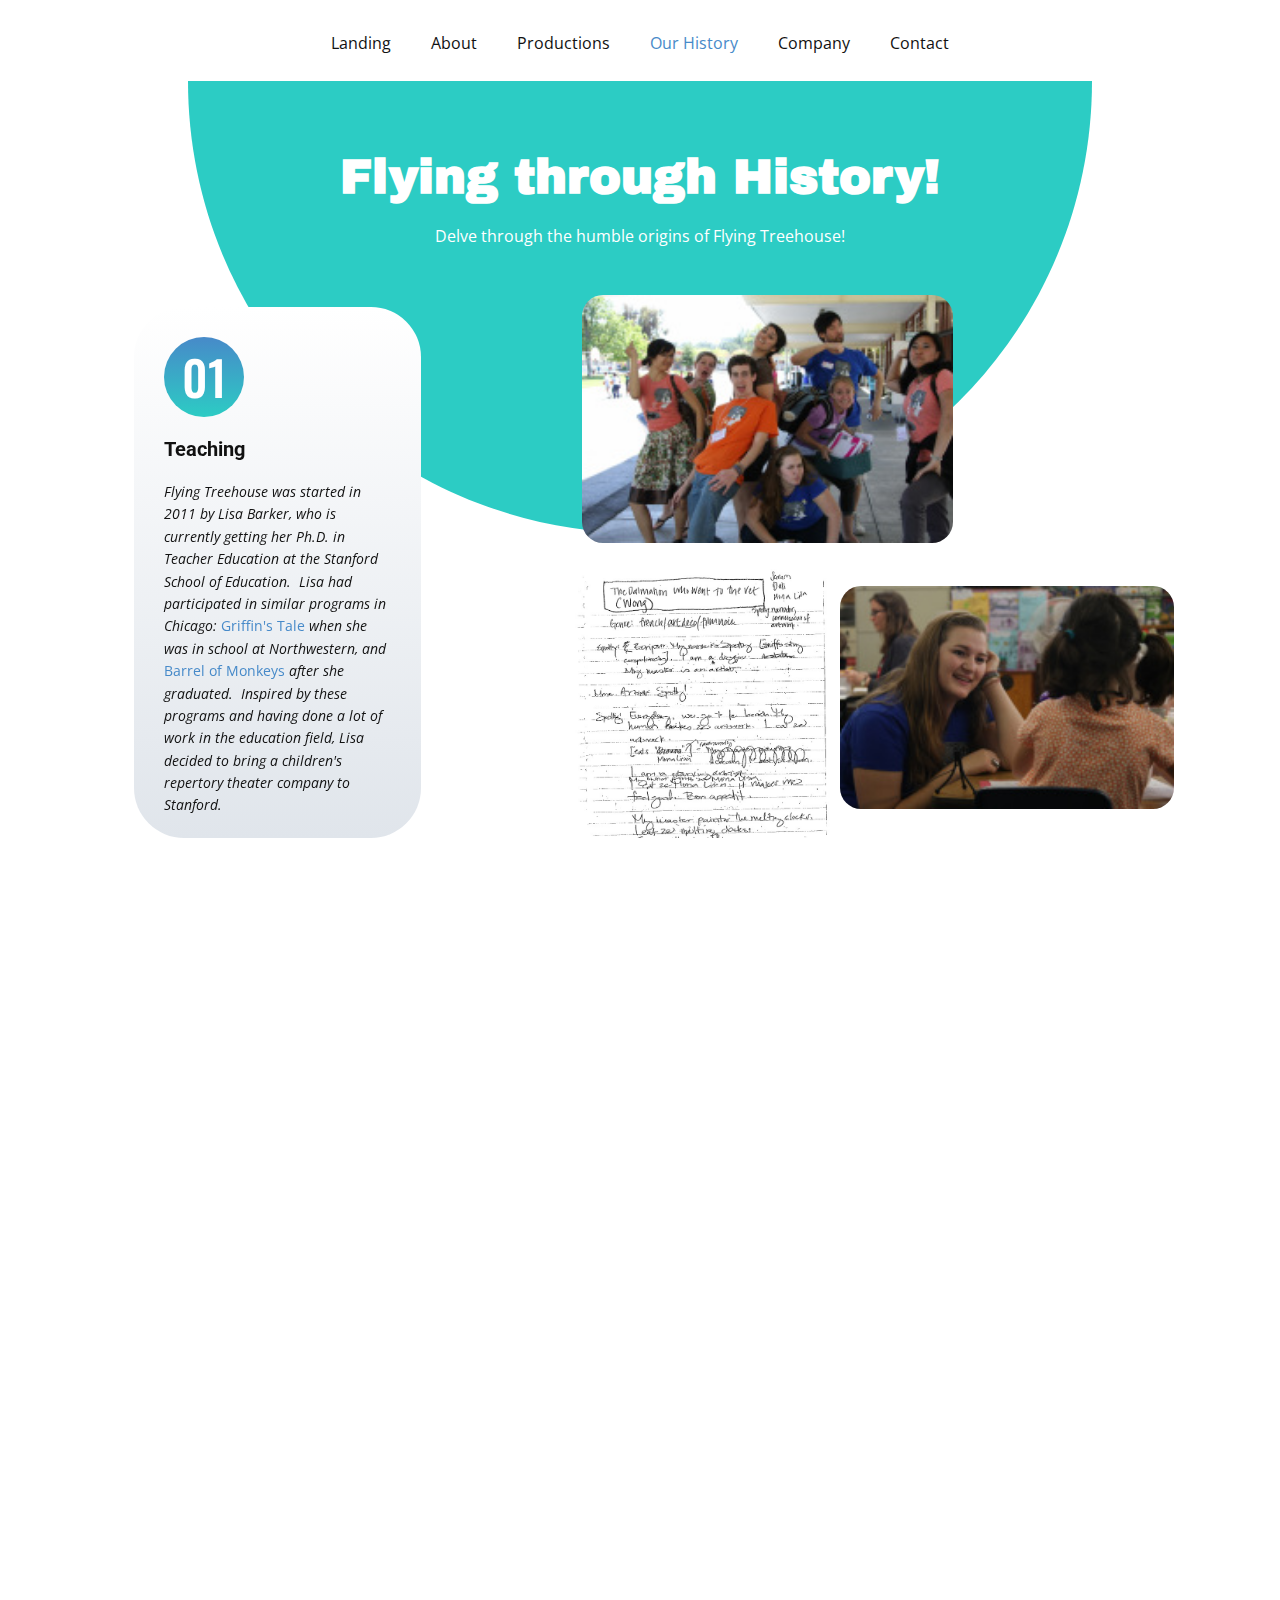
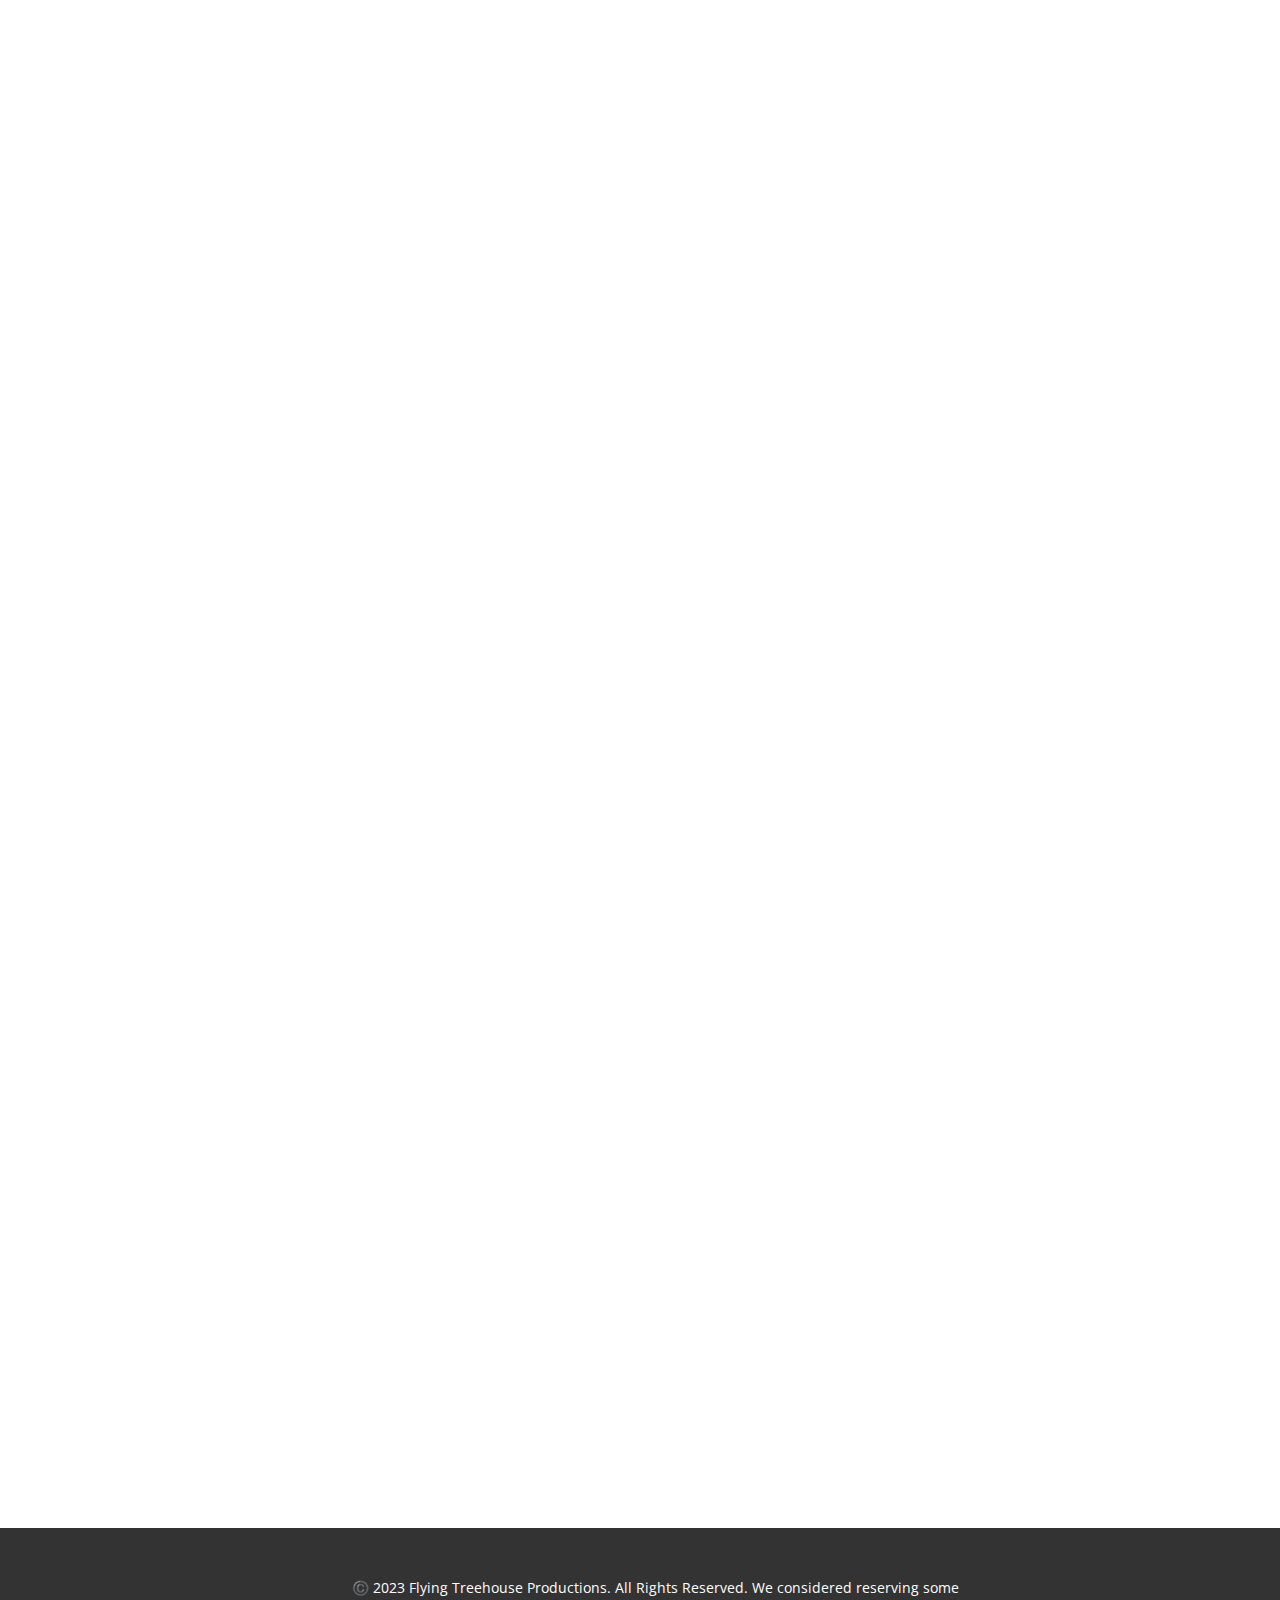
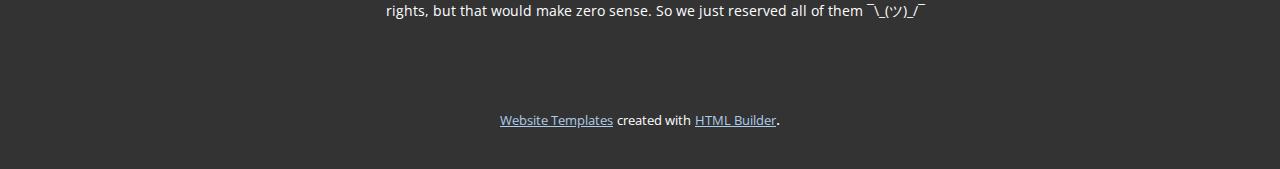
<file: History.html>
<!DOCTYPE html>
<html style="font-size: 16px;" lang="en"><head>
    <meta name="viewport" content="width=device-width, initial-scale=1.0">
    <meta charset="utf-8">
    <meta name="keywords" content="Flying through History!, 01, 02, 03, 05, ALUMNI">
    <meta name="description" content="">
    <title>History</title>
    <link rel="stylesheet" href="nicepage.css" media="screen">
<link rel="stylesheet" href="History.css" media="screen">
    <script class="u-script" type="text/javascript" src="jquery.js" defer=""></script>
    <script class="u-script" type="text/javascript" src="nicepage.js" defer=""></script>
    <meta name="generator" content="Nicepage 5.2.4, nicepage.com">
    <link id="u-theme-google-font" rel="stylesheet" href="https://fonts.googleapis.com/css?family=Roboto:100,100i,300,300i,400,400i,500,500i,700,700i,900,900i|Open+Sans:300,300i,400,400i,500,500i,600,600i,700,700i,800,800i">
    <link id="u-page-google-font" rel="stylesheet" href="https://fonts.googleapis.com/css?family=Oswald:200,300,400,500,600,700|Archivo+Black:400">
    
    
    
    
    
    <script type="application/ld+json">{
		"@context": "http://schema.org",
		"@type": "Organization",
		"name": ""
}</script>
    <meta name="theme-color" content="#478ac9">
    <meta property="og:title" content="History">
    <meta property="og:type" content="website">
  </head>
  <body class="u-body u-xl-mode" data-lang="en"><header class="u-clearfix u-header u-header" id="sec-032e"><div class="u-clearfix u-sheet u-sheet-1">
        <nav class="u-menu u-menu-one-level u-offcanvas u-menu-1">
          <div class="menu-collapse" style="font-size: 1rem; letter-spacing: 0px;">
            <a class="u-button-style u-custom-left-right-menu-spacing u-custom-padding-bottom u-custom-top-bottom-menu-spacing u-nav-link u-text-active-palette-1-base u-text-hover-palette-2-base" href="#">
              <svg class="u-svg-link" viewBox="0 0 24 24"><use xmlns:xlink="http://www.w3.org/1999/xlink" xlink:href="#menu-hamburger"></use></svg>
              <svg class="u-svg-content" version="1.1" id="menu-hamburger" viewBox="0 0 16 16" x="0px" y="0px" xmlns:xlink="http://www.w3.org/1999/xlink" xmlns="http://www.w3.org/2000/svg"><g><rect y="1" width="16" height="2"></rect><rect y="7" width="16" height="2"></rect><rect y="13" width="16" height="2"></rect>
</g></svg>
            </a>
          </div>
          <div class="u-custom-menu u-nav-container">
            <ul class="u-nav u-unstyled u-nav-1"><li class="u-nav-item"><a class="u-button-style u-nav-link u-text-active-palette-1-base u-text-hover-palette-2-base" href="Landing.html" style="padding: 10px 20px;">Landing</a>
</li><li class="u-nav-item"><a class="u-button-style u-nav-link u-text-active-palette-1-base u-text-hover-palette-2-base" href="Home.html" style="padding: 10px 20px;">About</a>
</li><li class="u-nav-item"><a class="u-button-style u-nav-link u-text-active-palette-1-base u-text-hover-palette-2-base" href="Productions.html" style="padding: 10px 20px;">Productions</a>
</li><li class="u-nav-item"><a class="u-button-style u-nav-link u-text-active-palette-1-base u-text-hover-palette-2-base" href="History.html" style="padding: 10px 20px;">Our History</a>
</li><li class="u-nav-item"><a class="u-button-style u-nav-link u-text-active-palette-1-base u-text-hover-palette-2-base" href="Company.html" style="padding: 10px 20px;">Company</a>
</li><li class="u-nav-item"><a class="u-button-style u-nav-link u-text-active-palette-1-base u-text-hover-palette-2-base" href="Contact.html" style="padding: 10px 20px;">Contact</a>
</li></ul>
          </div>
          <div class="u-custom-menu u-nav-container-collapse">
            <div class="u-black u-container-style u-inner-container-layout u-opacity u-opacity-95 u-sidenav">
              <div class="u-inner-container-layout u-sidenav-overflow">
                <div class="u-menu-close"></div>
                <ul class="u-align-center u-nav u-popupmenu-items u-unstyled u-nav-2"><li class="u-nav-item"><a class="u-button-style u-nav-link" href="Landing.html">Landing</a>
</li><li class="u-nav-item"><a class="u-button-style u-nav-link" href="Home.html">About</a>
</li><li class="u-nav-item"><a class="u-button-style u-nav-link" href="Productions.html">Productions</a>
</li><li class="u-nav-item"><a class="u-button-style u-nav-link" href="History.html">Our History</a>
</li><li class="u-nav-item"><a class="u-button-style u-nav-link" href="Company.html">Company</a>
</li><li class="u-nav-item"><a class="u-button-style u-nav-link" href="Contact.html">Contact</a>
</li></ul>
              </div>
            </div>
            <div class="u-black u-menu-overlay u-opacity u-opacity-70"></div>
          </div>
        </nav>
      </div></header>
    <section class="u-align-center u-clearfix u-section-1" id="carousel_2aa8">
      <div class="u-clearfix u-sheet u-sheet-1">
        <div class="u-shape u-shape-svg u-text-palette-4-base u-shape-1">
          <svg class="u-svg-link" preserveAspectRatio="none" viewBox="0 0 160 80" style=""><use xmlns:xlink="http://www.w3.org/1999/xlink" xlink:href="#svg-0b7f"></use></svg>
          <svg xmlns="http://www.w3.org/2000/svg" xmlns:xlink="http://www.w3.org/1999/xlink" version="1.1" xml:space="preserve" class="u-svg-content" viewBox="0 0 160 80" x="0px" y="0px" id="svg-0b7f" style="enable-background:new 0 0 160 80;"><path d="M160,0H0c0,44.2,35.8,80,80,80S160,44.2,160,0z"></path></svg>
        </div>
        <h1 class="u-custom-font u-text u-text-body-alt-color u-text-1">Flying through History!</h1>
        <p class="u-text u-text-body-alt-color u-text-default u-text-2">Delve through the humble origins of Flying Treehouse!</p>
        <div class="u-list u-list-1">
          <div class="u-repeater u-repeater-1">
            <div class="u-align-left u-container-style u-gradient u-list-item u-radius-50 u-repeater-item u-shape-round u-list-item-1" data-animation-name="bounceIn" data-animation-duration="1000" data-animation-direction="">
              <div class="u-container-layout u-similar-container u-container-layout-1">
                <div class="u-align-center u-container-style u-gradient u-group u-palette-1-base u-radius-50 u-shape-round u-group-1">
                  <div class="u-container-layout u-valign-middle u-container-layout-2">
                    <h2 class="u-custom-font u-font-oswald u-text u-text-body-alt-color u-text-3">01</h2>
                  </div>
                </div>
                <h5 class="u-text u-text-4">Teaching</h5>
                <p class="u-text u-text-default u-text-5" data-animation-name="" data-animation-duration="0" data-animation-direction=""> Flying Treehouse was started in 2011 by Lisa Barker, who is currently getting her Ph.D. in Teacher Education at the Stanford School of Education.&nbsp; Lisa had participated in similar programs in Chicago: <a href="http://northwestern.collegiatelink.net/organization/griffinstale" class="u-active-none u-border-none u-btn u-button-style u-hover-none u-none u-text-palette-1-base u-btn-1">Griffin's Tale</a> when she was in school at Northwestern, and <a href="http://www.barrelofmonkeys.org/" class="u-active-none u-border-none u-btn u-button-style u-hover-none u-none u-text-palette-1-base u-btn-2">Barrel of Monkeys</a> after she graduated.&nbsp; Inspired by these programs and having done a lot of work in the education field, Lisa decided to bring a children's repertory theater company to Stanford.
                </p>
              </div>
            </div>
          </div>
        </div>
        <img class="u-image u-image-round u-preserve-proportions u-radius-21 u-image-1" src="images/2001019.jpg" alt="" data-image-width="211" data-image-height="141" data-animation-name="flipIn" data-animation-duration="1000" data-animation-direction="X">
        <img class="u-image u-image-round u-preserve-proportions u-radius-21 u-image-2" src="images/26575.jpg" alt="" data-image-width="204" data-image-height="136" data-animation-name="flipIn" data-animation-duration="1000" data-animation-direction="X">
        <img class="u-image u-image-contain u-image-round u-radius-21 u-image-3" src="images/Screenshot2022-12-28191517.jpg" alt="" data-image-width="658" data-image-height="693" data-animation-name="flipIn" data-animation-duration="1000" data-animation-direction="X">
      </div>
    </section>
    <section class="u-align-center u-clearfix u-section-2" id="carousel_0955">
      <div class="u-clearfix u-sheet u-sheet-1">
        <div class="u-list u-list-1">
          <div class="u-repeater u-repeater-1">
            <div class="u-align-left u-container-style u-gradient u-list-item u-radius-50 u-repeater-item u-shape-round u-list-item-1" data-animation-name="flipIn" data-animation-duration="1000" data-animation-direction="X">
              <div class="u-container-layout u-similar-container u-container-layout-1">
                <div class="u-align-center u-container-style u-gradient u-group u-palette-1-base u-radius-50 u-shape-round u-group-1">
                  <div class="u-container-layout u-valign-middle u-container-layout-2">
                    <h2 class="u-custom-font u-font-oswald u-text u-text-body-alt-color u-text-1">02</h2>
                  </div>
                </div>
                <h5 class="u-text u-text-2" data-animation-name="" data-animation-duration="0" data-animation-direction="">Pilot Program</h5>
                <p class="u-text u-text-default u-text-3"> Out of the 22 members of Flying Treehouse, 8 became teachers (4 in each classroom).&nbsp; The teachers worked with Lisa and Dan on a school observation then four workshops, once a week for a month.&nbsp; The workshops were on Story Structure, Dialogue, Playwriting, and Arguments.&nbsp; The students played some improv games and wrote stories in groups ranging from the whole class to individuals writing in their notebooks. After weeks of rehearsals, we went back to Escondido Elementary and performed for the students who had written the stories.&nbsp; The next week we had two on-campus shows: one for kids and their families, and one for the Stanford community as a whole.</p>
              </div>
            </div>
          </div>
        </div>
        <img class="u-image u-image-round u-radius-25 u-image-1" src="images/Screenshot2022-12-28192405.jpg" alt="" data-image-width="547" data-image-height="715" data-animation-name="bounceIn" data-animation-duration="1000" data-animation-direction="">
        <img class="u-image u-image-round u-radius-25 u-image-2" src="images/Screenshot2022-12-28192439.jpg" alt="" data-image-width="1035" data-image-height="640" data-animation-name="bounceIn" data-animation-duration="1000" data-animation-direction="">
        <img class="u-image u-image-round u-radius-24 u-image-3" src="images/10275467_703057096399505_709953466448250719_o.jpg" alt="" data-image-width="1638" data-image-height="2048" data-animation-name="flipIn" data-animation-duration="1000" data-animation-direction="X">
      </div>
    </section>
    <section class="u-align-center u-clearfix u-section-3" id="carousel_92ec">
      <div class="u-clearfix u-sheet u-sheet-1">
        <div class="u-list u-list-1">
          <div class="u-repeater u-repeater-1">
            <div class="u-align-left u-container-style u-gradient u-list-item u-radius-50 u-repeater-item u-shape-round u-list-item-1" data-animation-name="flipIn" data-animation-duration="1000" data-animation-direction="X">
              <div class="u-container-layout u-similar-container u-container-layout-1">
                <div class="u-align-center u-container-style u-gradient u-group u-palette-1-base u-radius-50 u-shape-round u-group-1">
                  <div class="u-container-layout u-valign-middle u-container-layout-2">
                    <h2 class="u-custom-font u-font-oswald u-text u-text-body-alt-color u-text-1">03</h2>
                  </div>
                </div>
                <h5 class="u-text u-text-2">Results</h5>
                <p class="u-text u-text-default u-text-3"> We had a lot of fun.&nbsp; And so did the students!<br>
                  <br>It's success in 2011 led to another class in the Winter of the 2011-2012 school year, this time Drama 103: Creating Theater for Children. This not only fostered expansion into different schools, but the roles of the students expanded as well. All 26 students worked as teachers in one of the four classrooms at two different schools. We continued working with Ms. Nita and Ms Wong at Escondido Elementary, and began working with Ms. Valant and Ms. Steinke's third graders at East Palo Alto Charter School.&nbsp;<br>
                </p>
              </div>
            </div>
          </div>
        </div>
        <img class="u-image u-image-round u-radius-25 u-image-1" src="images/Screenshot2022-12-28192452.jpg" alt="" data-image-width="927" data-image-height="663" data-animation-name="bounceIn" data-animation-duration="1000" data-animation-direction="">
        <img class="u-image u-image-round u-radius-25 u-image-2" src="images/Screenshot2022-12-28192754.jpg" alt="" data-image-width="542" data-image-height="332" data-animation-name="bounceIn" data-animation-duration="1000" data-animation-direction="">
        <img class="u-image u-image-round u-radius-25 u-image-3" src="images/887180_506794149359135_287907528_o.jpg" alt="" data-image-width="1532" data-image-height="2048" data-animation-name="flipIn" data-animation-duration="1000" data-animation-direction="X">
      </div>
    </section>
    <section class="u-align-center u-clearfix u-section-4" id="carousel_a03f">
      <div class="u-clearfix u-sheet u-sheet-1">
        <div class="u-list u-list-1">
          <div class="u-repeater u-repeater-1">
            <div class="u-align-left u-container-style u-gradient u-list-item u-radius-50 u-repeater-item u-shape-round u-list-item-1" data-animation-name="flipIn" data-animation-duration="1000" data-animation-direction="X">
              <div class="u-container-layout u-similar-container u-container-layout-1">
                <div class="u-align-center u-container-style u-gradient u-group u-palette-1-base u-radius-50 u-shape-round u-group-1">
                  <div class="u-container-layout u-valign-middle u-container-layout-2">
                    <h2 class="u-custom-font u-font-oswald u-text u-text-body-alt-color u-text-1">05</h2>
                  </div>
                </div>
                <h5 class="u-text u-text-2">Present and Future</h5>
                <p class="u-text u-text-default u-text-3">DESCRIPTION ABOUT HOW WE BECAME A CLUB IN THE FIRST PLACE<br>
                  <br>
                  <br>ALSO SOME STUFF ABOUT WHAT WE PLAN ON DOING IN THE FUTURE
                </p>
              </div>
            </div>
          </div>
        </div>
        <img class="u-image u-image-round u-radius-25 u-image-1" src="images/Screenshot2022-12-28192846.jpg" alt="" data-image-width="546" data-image-height="281" data-animation-name="bounceIn" data-animation-duration="1000" data-animation-direction="">
        <img class="u-image u-image-round u-radius-25 u-image-2" src="images/greyedlogo.jpg" alt="" data-image-width="1582" data-image-height="2048" data-animation-name="flipIn" data-animation-duration="1000" data-animation-direction="X">
        <img class="u-image u-image-round u-radius-26 u-image-3" src="images/13335674_1077620852276459_6261921779864435179_n.jpg" alt="" data-image-width="960" data-image-height="639" data-animation-name="flipIn" data-animation-duration="1000" data-animation-direction="X">
      </div>
    </section>
    
    
    <footer class="u-align-center u-clearfix u-footer u-grey-80 u-footer" id="sec-6b1e"><div class="u-clearfix u-sheet u-sheet-1">
        <p class="u-small-text u-text u-text-variant u-text-1">©️ 2023 Flying Treehouse Productions. All Rights Reserved. We considered reserving some rights, but that would make zero sense. So we just reserved all of them ¯\_(ツ)_/¯</p>
      </div></footer>
    <section class="u-backlink u-clearfix u-grey-80">
      <a class="u-link" href="https://nicepage.com/website-templates" target="_blank">
        <span>Website Templates</span>
      </a>
      <p class="u-text">
        <span>created with</span>
      </p>
      <a class="u-link" href="https://nicepage.com/html-website-builder" target="_blank">
        <span>HTML Builder</span>
      </a>. 
    </section>
  
</body></html>
</file>
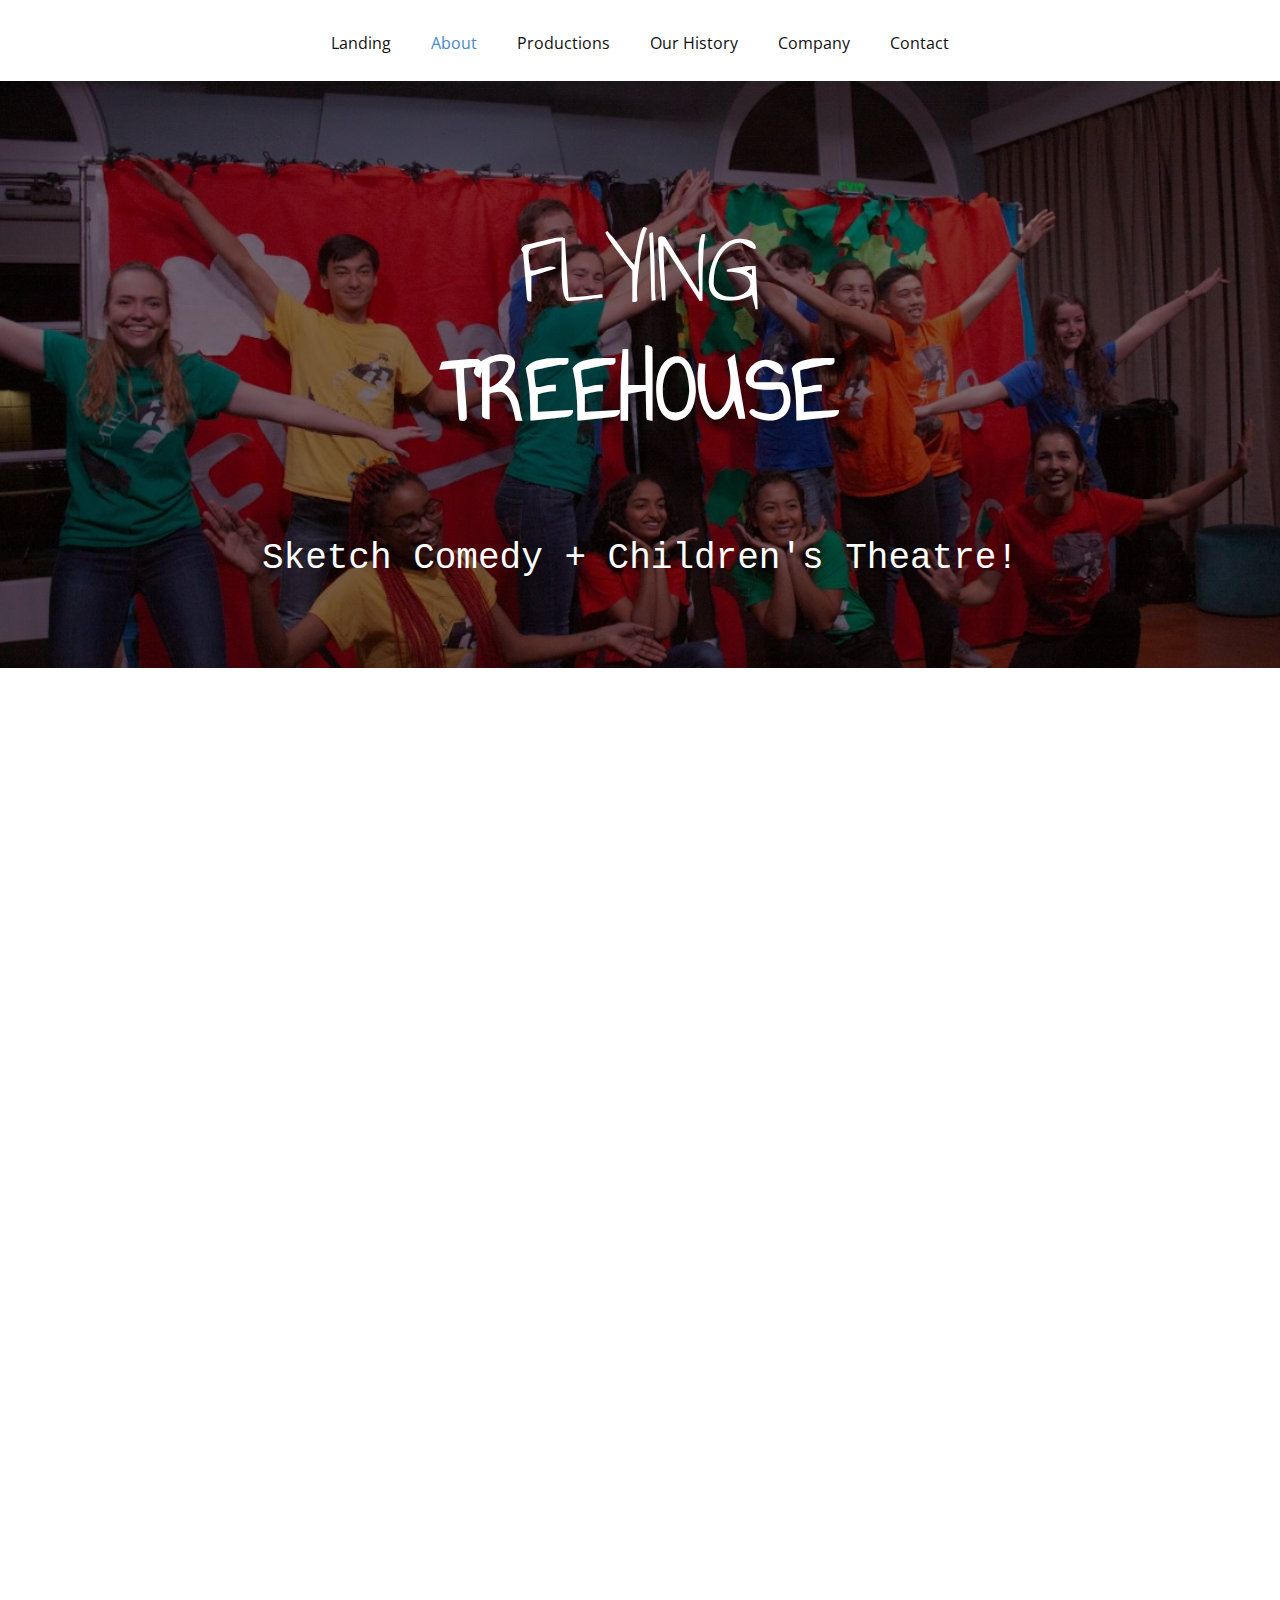
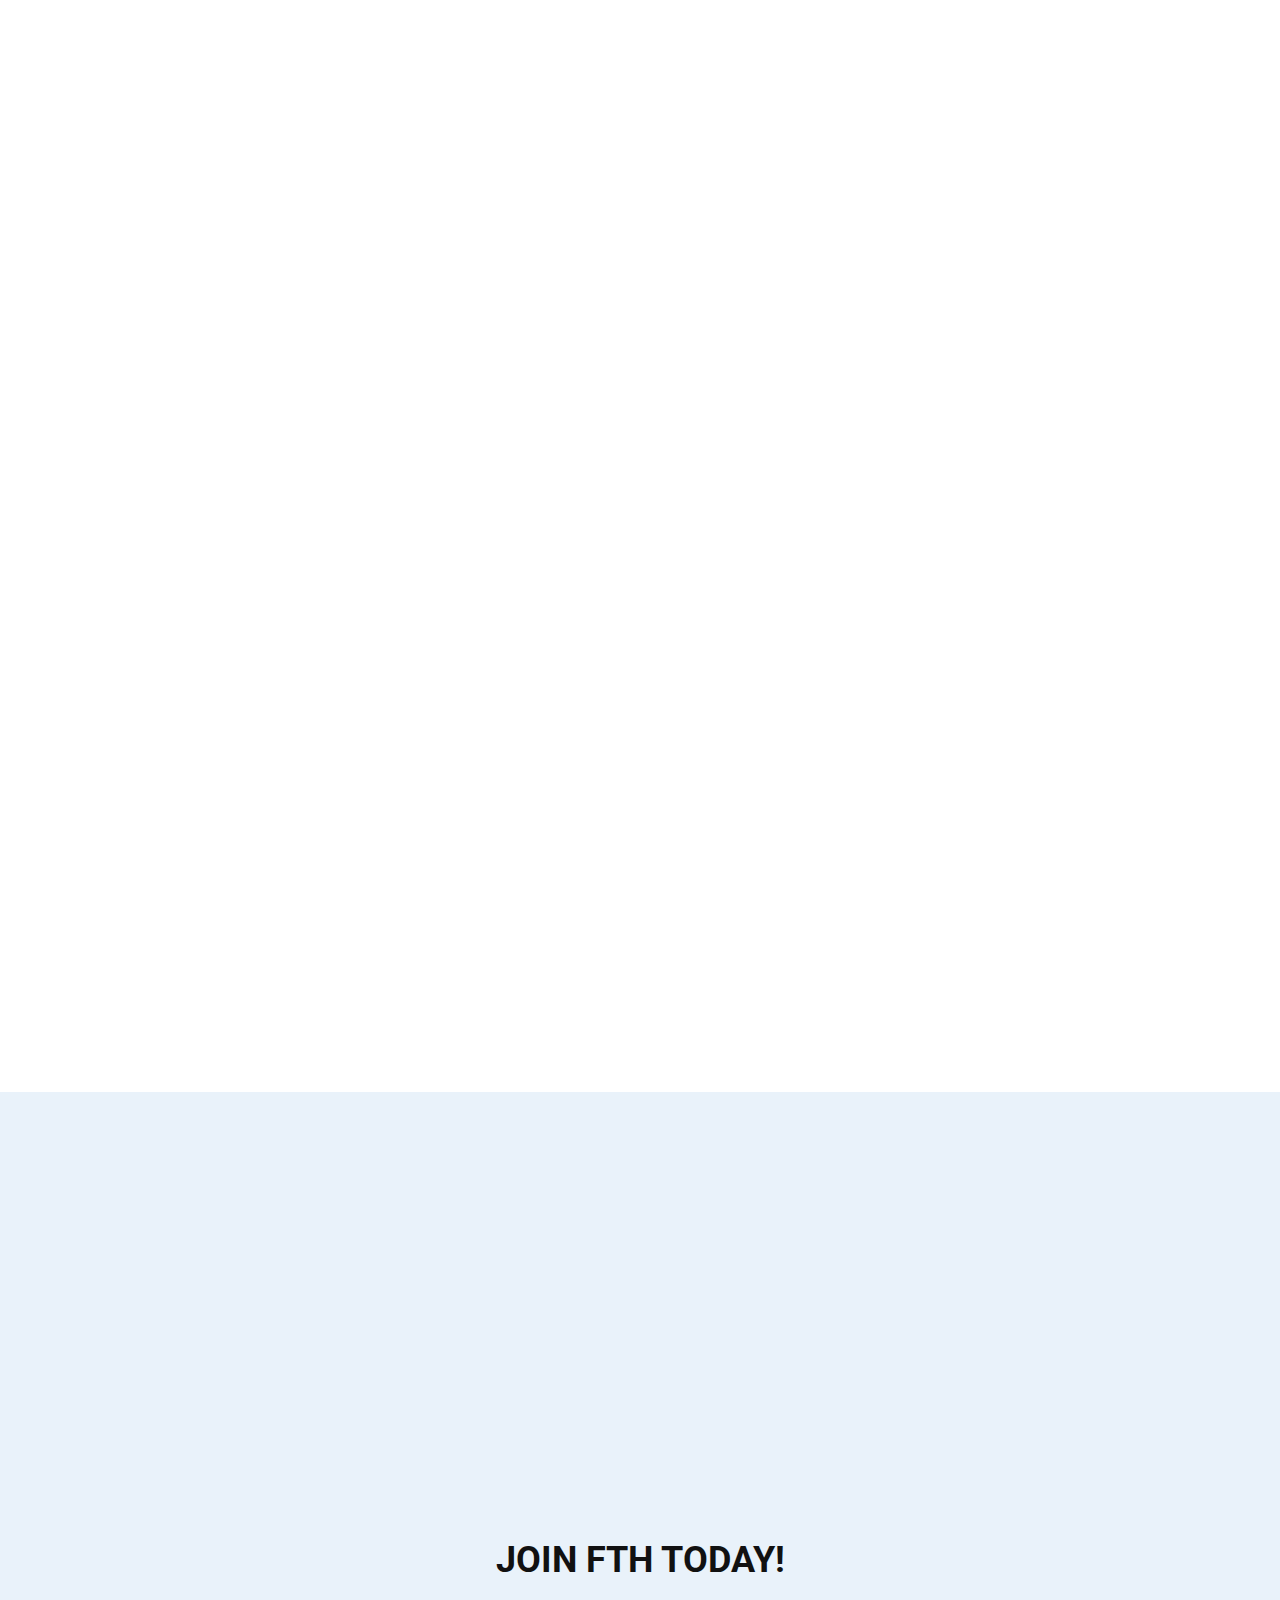
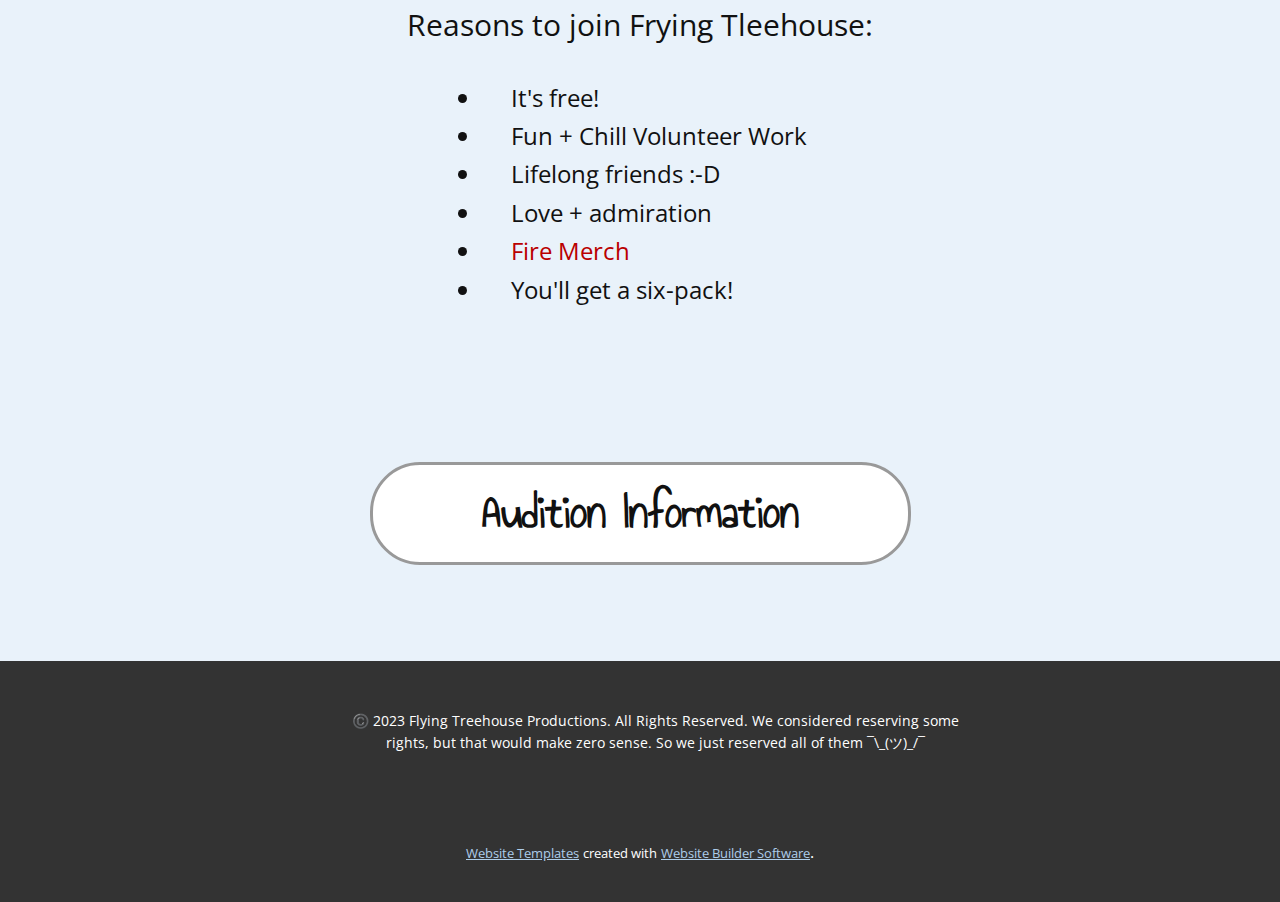
<file: Home.html>
<!DOCTYPE html>
<html style="font-size: 16px;" lang="en"><head>
    <meta name="viewport" content="width=device-width, initial-scale=1.0">
    <meta charset="utf-8">
    <meta name="keywords" content="Flying, Treehouse, Sketch Comedy and Children&amp;apos;s Theatre!">
    <meta name="description" content="">
    <title>Home</title>
    <link rel="stylesheet" href="nicepage.css" media="screen">
<link rel="stylesheet" href="Home.css" media="screen">
    <script class="u-script" type="text/javascript" src="jquery.js" defer=""></script>
    <script class="u-script" type="text/javascript" src="nicepage.js" defer=""></script>
    <meta name="generator" content="Nicepage 5.2.4, nicepage.com">
    <link id="u-theme-google-font" rel="stylesheet" href="https://fonts.googleapis.com/css?family=Roboto:100,100i,300,300i,400,400i,500,500i,700,700i,900,900i|Open+Sans:300,300i,400,400i,500,500i,600,600i,700,700i,800,800i">
    <link id="u-page-google-font" rel="stylesheet" href="https://fonts.googleapis.com/css?family=Annie+Use+Your+Telescope:400">
    
    
    
    
    
    
    
    <script type="application/ld+json">{
		"@context": "http://schema.org",
		"@type": "Organization",
		"name": ""
}</script>
    <meta name="theme-color" content="#478ac9">
    <meta property="og:title" content="Home">
    <meta property="og:type" content="website">
  </head>
  <body class="u-body u-xl-mode" data-lang="en"><header class="u-clearfix u-header u-header" id="sec-032e"><div class="u-clearfix u-sheet u-sheet-1">
        <nav class="u-menu u-menu-one-level u-offcanvas u-menu-1">
          <div class="menu-collapse" style="font-size: 1rem; letter-spacing: 0px;">
            <a class="u-button-style u-custom-left-right-menu-spacing u-custom-padding-bottom u-custom-top-bottom-menu-spacing u-nav-link u-text-active-palette-1-base u-text-hover-palette-2-base" href="#">
              <svg class="u-svg-link" viewBox="0 0 24 24"><use xmlns:xlink="http://www.w3.org/1999/xlink" xlink:href="#menu-hamburger"></use></svg>
              <svg class="u-svg-content" version="1.1" id="menu-hamburger" viewBox="0 0 16 16" x="0px" y="0px" xmlns:xlink="http://www.w3.org/1999/xlink" xmlns="http://www.w3.org/2000/svg"><g><rect y="1" width="16" height="2"></rect><rect y="7" width="16" height="2"></rect><rect y="13" width="16" height="2"></rect>
</g></svg>
            </a>
          </div>
          <div class="u-custom-menu u-nav-container">
            <ul class="u-nav u-unstyled u-nav-1"><li class="u-nav-item"><a class="u-button-style u-nav-link u-text-active-palette-1-base u-text-hover-palette-2-base" href="Landing.html" style="padding: 10px 20px;">Landing</a>
</li><li class="u-nav-item"><a class="u-button-style u-nav-link u-text-active-palette-1-base u-text-hover-palette-2-base" href="Home.html" style="padding: 10px 20px;">About</a>
</li><li class="u-nav-item"><a class="u-button-style u-nav-link u-text-active-palette-1-base u-text-hover-palette-2-base" href="Productions.html" style="padding: 10px 20px;">Productions</a>
</li><li class="u-nav-item"><a class="u-button-style u-nav-link u-text-active-palette-1-base u-text-hover-palette-2-base" href="History.html" style="padding: 10px 20px;">Our History</a>
</li><li class="u-nav-item"><a class="u-button-style u-nav-link u-text-active-palette-1-base u-text-hover-palette-2-base" href="Company.html" style="padding: 10px 20px;">Company</a>
</li><li class="u-nav-item"><a class="u-button-style u-nav-link u-text-active-palette-1-base u-text-hover-palette-2-base" href="Contact.html" style="padding: 10px 20px;">Contact</a>
</li></ul>
          </div>
          <div class="u-custom-menu u-nav-container-collapse">
            <div class="u-black u-container-style u-inner-container-layout u-opacity u-opacity-95 u-sidenav">
              <div class="u-inner-container-layout u-sidenav-overflow">
                <div class="u-menu-close"></div>
                <ul class="u-align-center u-nav u-popupmenu-items u-unstyled u-nav-2"><li class="u-nav-item"><a class="u-button-style u-nav-link" href="Landing.html">Landing</a>
</li><li class="u-nav-item"><a class="u-button-style u-nav-link" href="Home.html">About</a>
</li><li class="u-nav-item"><a class="u-button-style u-nav-link" href="Productions.html">Productions</a>
</li><li class="u-nav-item"><a class="u-button-style u-nav-link" href="History.html">Our History</a>
</li><li class="u-nav-item"><a class="u-button-style u-nav-link" href="Company.html">Company</a>
</li><li class="u-nav-item"><a class="u-button-style u-nav-link" href="Contact.html">Contact</a>
</li></ul>
              </div>
            </div>
            <div class="u-black u-menu-overlay u-opacity u-opacity-70"></div>
          </div>
        </nav>
      </div></header>
    <section class="u-align-left u-clearfix u-image u-shading u-section-1" src="" data-image-width="1121" data-image-height="658" id="sec-9d3f">
      <div class="u-clearfix u-sheet u-sheet-1">
        <h1 class="u-custom-font u-hover-feature u-text u-text-default u-title u-text-1" data-animation-name="customAnimationIn" data-animation-duration="1000" data-animation-direction="">Flying</h1>
        <h1 class="u-custom-font u-hover-feature u-text u-text-default u-title u-text-2" data-animation-name="customAnimationIn" data-animation-duration="1000">Treehouse</h1>
        <h2 class="u-align-center u-custom-font u-font-courier-new u-text u-text-3">Sketch Comedy + Children's Theatre!</h2>
      </div>
      
      
    </section>
    <section class="u-clearfix u-section-2" id="sec-154d">
      <div class="u-clearfix u-sheet u-sheet-1">
        <div class="u-clearfix u-expanded-width u-gutter-0 u-layout-wrap u-layout-wrap-1">
          <div class="u-layout" style="">
            <div class="u-layout-row" style="">
              <div class="u-align-center u-container-style u-hover-feature u-layout-cell u-left-cell u-size-30 u-size-xs-60 u-white u-layout-cell-1" src="" data-animation-name="customAnimationIn" data-animation-duration="1000">
                <div class="u-container-layout u-valign-middle u-container-layout-1">
                  <div class="u-clearfix u-expanded-width u-group-elements u-group-elements-1"><span class="u-file-icon u-icon u-text-palette-1-base u-icon-1"><img src="images/icon.jpg" alt=""></span>
                    <h2 class="u-custom-font u-text u-text-1">What is FTH?</h2>
                    <p class="u-text u-text-2"> We teach creative writing to elementary school kids through improv and theatre. The kids write their own original stories, of which we adapt for the stage!&nbsp;<br>
                      <br>We put on full length shows of sketches, songs, and dance, all based on the kids' original stories, and perform them at the schools and at Stanford.
                    </p>
                  </div>
                  <a href="History.html" class="u-border-2 u-border-no-left u-border-no-right u-border-no-top u-border-palette-1-base u-btn u-button-style u-none u-btn-1">Our History</a>
                </div>
              </div>
              <div class="u-align-center u-container-style u-hover-feature u-image u-layout-cell u-right-cell u-size-30 u-size-xs-60 u-image-1" src="" data-image-width="1007" data-image-height="701" data-animation-name="customAnimationIn" data-animation-duration="1000" data-animation-direction="X">
                <div class="u-container-layout u-valign-middle u-container-layout-2" src=""></div>
              </div>
            </div>
          </div>
        </div>
      </div>
      
      
    </section>
    <section class="u-clearfix u-section-3" id="sec-dba4">
      <div class="u-clearfix u-sheet u-sheet-1">
        <div class="u-clearfix u-expanded-width u-gutter-0 u-layout-wrap u-layout-wrap-1">
          <div class="u-layout" style="">
            <div class="u-layout-row" style="">
              <div class="u-align-center u-container-style u-hover-feature u-image u-layout-cell u-right-cell u-size-30 u-size-xs-60 u-image-1" src="" data-image-width="488" data-image-height="747" data-animation-name="customAnimationIn" data-animation-duration="1000" data-animation-direction="X">
                <div class="u-container-layout u-valign-middle u-container-layout-1" src=""></div>
              </div>
              <div class="u-align-center u-container-style u-hover-feature u-layout-cell u-left-cell u-size-30 u-size-xs-60 u-white u-layout-cell-2" src="" data-animation-name="customAnimationIn" data-animation-duration="1000" data-animation-direction="">
                <div class="u-container-layout u-container-layout-2"><span class="u-file-icon u-icon u-text-palette-1-base u-icon-1"><img src="images/icon.jpg" alt=""></span>
                  <h2 class="u-custom-font u-text u-text-1">The Mission</h2>
                  <p class="u-text u-text-2"> Our mission is to cultivate and celebrate the imaginations and language arts of young people through <span style="font-weight: 400;">creative writing workshops in local elementary schools</span>, in-school performances of the young authors’ stories, and a bi-annual on-campus public performance of youth work.
                  </p>
                  <a href="Productions.html" class="u-active-none u-border-2 u-border-no-left u-border-no-right u-border-no-top u-border-palette-1-base u-btn u-btn-rectangle u-button-style u-hover-none u-none u-btn-1">learn more</a>
                </div>
              </div>
            </div>
          </div>
        </div>
      </div>
      
      
    </section>
    <section class="u-clearfix u-section-4" id="sec-d2c1">
      <div class="u-clearfix u-sheet u-sheet-1">
        <div class="u-clearfix u-expanded-width u-gutter-0 u-layout-wrap u-layout-wrap-1">
          <div class="u-layout" style="">
            <div class="u-layout-row" style="">
              <div class="u-align-center u-container-style u-hover-feature u-layout-cell u-left-cell u-size-30 u-size-xs-60 u-white u-layout-cell-1" src="" data-animation-name="bounceIn" data-animation-duration="1000" data-animation-direction="">
                <div class="u-container-layout u-container-layout-1"><span class="u-file-icon u-icon u-text-palette-1-base u-icon-1"><img src="images/icon.jpg" alt=""></span>
                  <h2 class="u-custom-font u-text u-text-1">See a show!</h2>
                  <p class="u-text u-text-2">We perform at Stanford!​ Shows consists of 10 to 15 sketches and songs based on the stories the children wrote.&nbsp;<br>
                    <br>In the fall and winter, we perform two shows: one for the children at their school and the other for Stanford.&nbsp;<br>
                    <br>In the spring, we perform only for Stanford students.
                  </p>
                  <a href="https://www.youtube.com/@flyingtreehouse3400" class="u-active-none u-border-2 u-border-no-left u-border-no-right u-border-no-top u-border-palette-1-base u-btn u-btn-rectangle u-button-style u-hover-none u-none u-btn-1">learn more</a>
                </div>
              </div>
              <div class="u-align-center u-container-style u-hover-feature u-image u-layout-cell u-right-cell u-size-30 u-size-xs-60 u-image-1" src="" data-image-width="1117" data-image-height="742" data-animation-name="bounceIn" data-animation-duration="1000" data-animation-direction="">
                <div class="u-container-layout u-valign-middle u-container-layout-2" src=""></div>
              </div>
            </div>
          </div>
        </div>
      </div>
      
      
    </section>
    <section class="u-align-center u-clearfix u-palette-1-light-3 u-section-5" id="sec-fea8">
      <div class="u-clearfix u-sheet u-valign-middle-xs u-sheet-1">
        <div class="u-align-left u-expanded-width-sm u-expanded-width-xs u-video u-video-1">
          <div class="embed-responsive embed-responsive-1">
            <iframe style="position: absolute;top: 0;left: 0;width: 100%;height: 100%;" class="embed-responsive-item" src="https://www.youtube.com/embed/3BsijP0DmyY?mute=0&amp;showinfo=0&amp;controls=0&amp;start=0" frameborder="0" allowfullscreen=""></iframe>
          </div>
        </div>
        <h2 class="u-text u-text-default u-text-1">JOIN FTH TODAY!</h2>
        <p class="u-text u-text-2">Reasons to join Frying Tleehouse:<br>
        </p>
        <ul class="u-align-left u-text u-text-3">
          <li style="padding-left: 29px;">It's free!</li>
          <li style="padding-left: 29px;">Fun + Chill Volunteer Work</li>
          <li style="padding-left: 29px;">Lifelong friends :-D</li>
          <li style="padding-left: 29px;">Love + admiration</li>
          <li style="padding-left: 29px;">
            <font color="rgba(0, 0, 0, 0)">Fire Merch</font>
          </li>
          <li style="padding-left: 29px;">
            <span style="font-weight: 400;">You'll get a six-pack!</span>
            <br>
          </li>
        </ul>
      </div>
    </section>
    <section class="u-clearfix u-palette-1-light-3 u-section-6" id="sec-25be">
      <div class="u-clearfix u-sheet u-valign-middle u-sheet-1">
        <div class="u-border-3 u-border-grey-40 u-container-style u-group u-hover-feature u-radius-50 u-shape-round u-white u-group-1">
          <div class="u-container-layout u-valign-middle u-container-layout-1">
            <h1 class="u-align-center u-custom-font u-text u-text-default u-text-1">Audition Information</h1>
          </div>
        </div>
      </div>
      
    </section>
    
    
    <footer class="u-align-center u-clearfix u-footer u-grey-80 u-footer" id="sec-6b1e"><div class="u-clearfix u-sheet u-sheet-1">
        <p class="u-small-text u-text u-text-variant u-text-1">©️ 2023 Flying Treehouse Productions. All Rights Reserved. We considered reserving some rights, but that would make zero sense. So we just reserved all of them ¯\_(ツ)_/¯</p>
      </div></footer>
    <section class="u-backlink u-clearfix u-grey-80">
      <a class="u-link" href="https://nicepage.com/website-templates" target="_blank">
        <span>Website Templates</span>
      </a>
      <p class="u-text">
        <span>created with</span>
      </p>
      <a class="u-link" href="" target="_blank">
        <span>Website Builder Software</span>
      </a>. 
    </section>
  
</body></html>
</file>
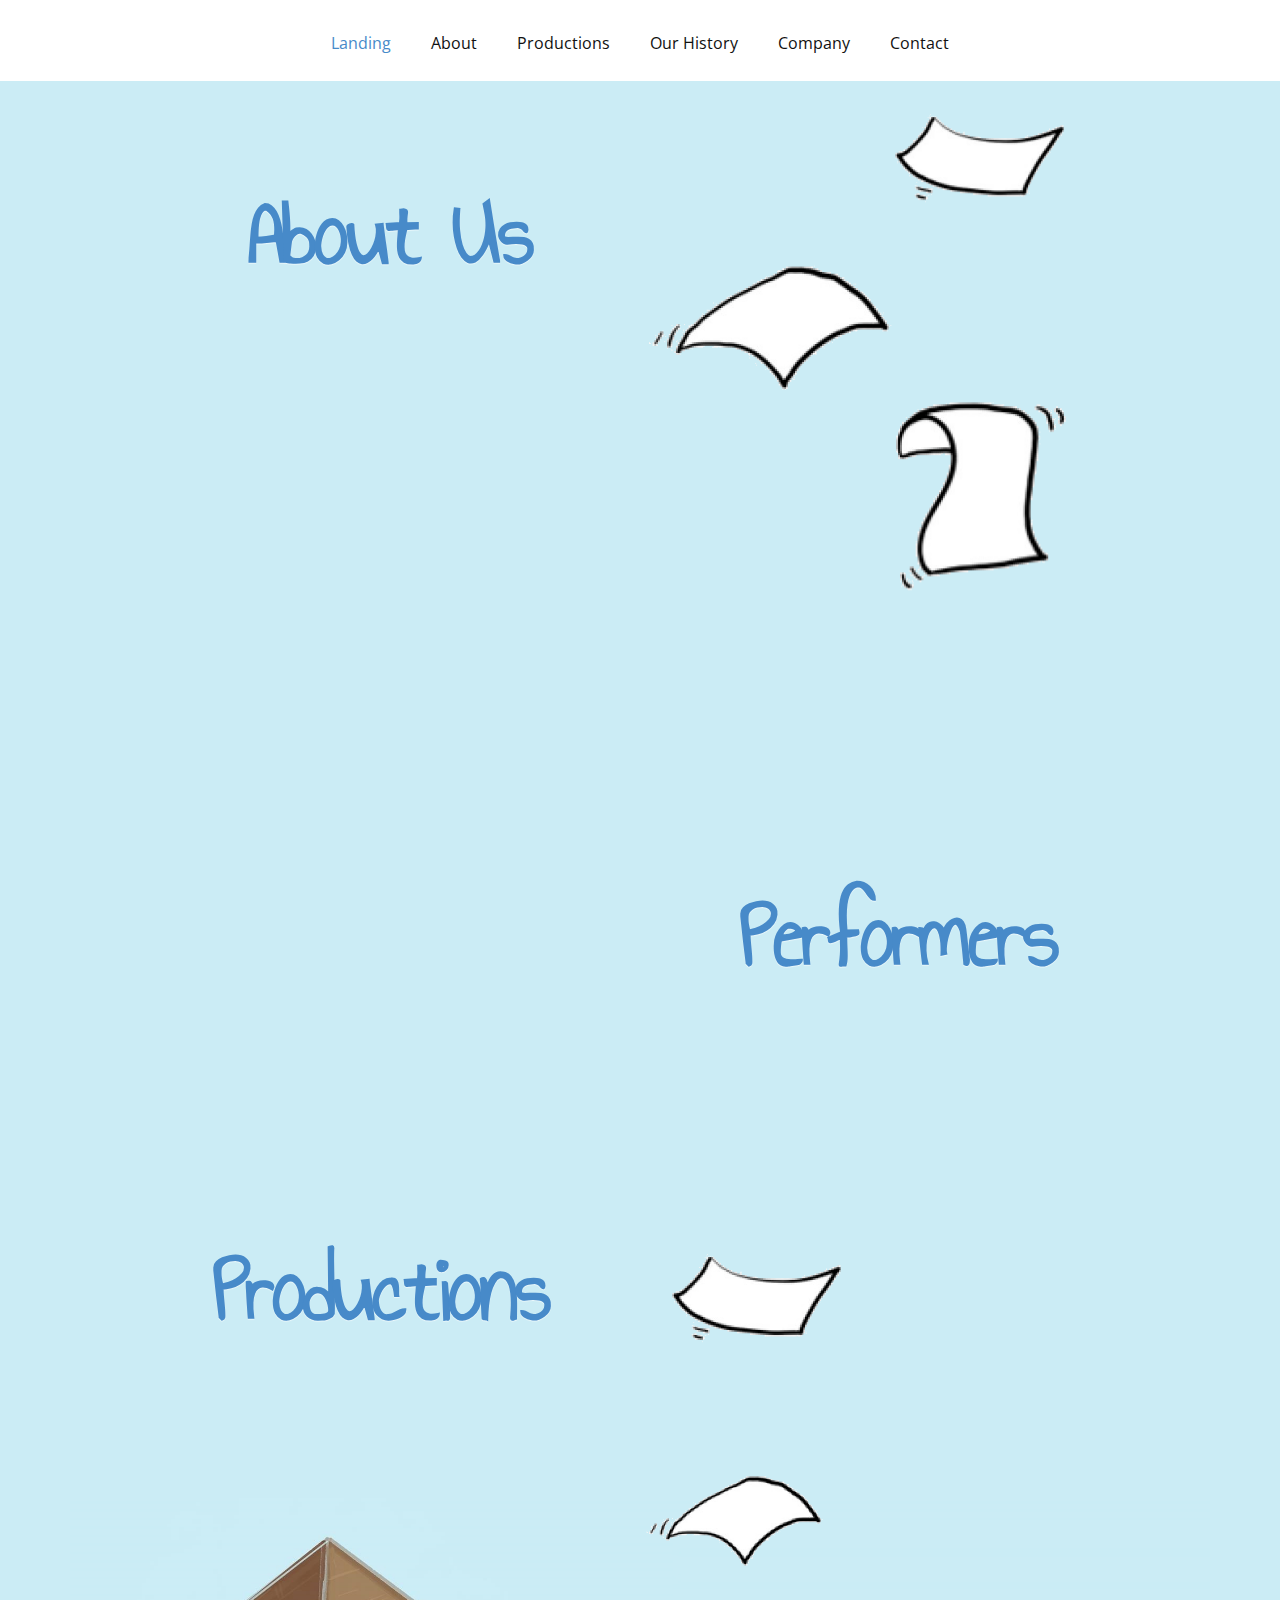
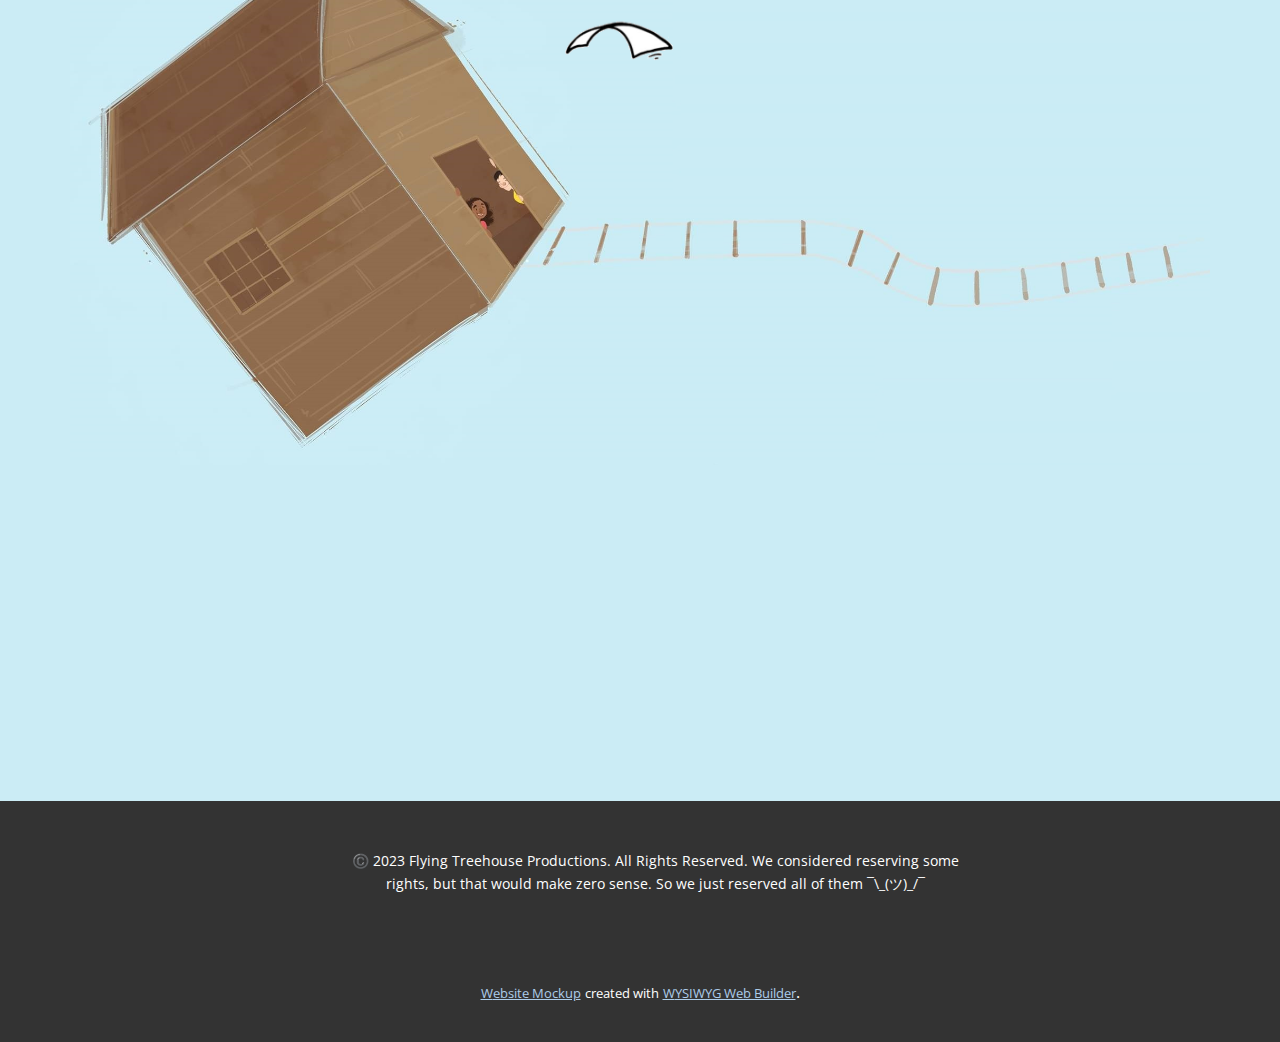
<file: Landing.html>
<!DOCTYPE html>
<html style="font-size: 16px;" lang="en"><head>
    <meta name="viewport" content="width=device-width, initial-scale=1.0">
    <meta charset="utf-8">
    <meta name="keywords" content="Productions​, Club History​, Performers, Audition!​, Flying Treeho​use">
    <meta name="description" content="">
    <title>Landing</title>
    <link rel="stylesheet" href="nicepage.css" media="screen">
<link rel="stylesheet" href="Landing.css" media="screen">
    <script class="u-script" type="text/javascript" src="jquery.js" defer=""></script>
    <script class="u-script" type="text/javascript" src="nicepage.js" defer=""></script>
    <meta name="generator" content="Nicepage 5.2.4, nicepage.com">
    
    <link id="u-theme-google-font" rel="stylesheet" href="https://fonts.googleapis.com/css?family=Roboto:100,100i,300,300i,400,400i,500,500i,700,700i,900,900i|Open+Sans:300,300i,400,400i,500,500i,600,600i,700,700i,800,800i">
    <link id="u-page-google-font" rel="stylesheet" href="https://fonts.googleapis.com/css?family=Annie+Use+Your+Telescope:400">
    
    
    
    <script type="application/ld+json">{
		"@context": "http://schema.org",
		"@type": "Organization",
		"name": ""
}</script>
    <meta name="theme-color" content="#478ac9">
    <meta property="og:title" content="Landing">
    <meta property="og:type" content="website">
  </head>
  <body class="u-body u-xl-mode" data-lang="en"><header class="u-clearfix u-header u-header" id="sec-032e"><div class="u-clearfix u-sheet u-sheet-1">
        <nav class="u-menu u-menu-one-level u-offcanvas u-menu-1">
          <div class="menu-collapse" style="font-size: 1rem; letter-spacing: 0px;">
            <a class="u-button-style u-custom-left-right-menu-spacing u-custom-padding-bottom u-custom-top-bottom-menu-spacing u-nav-link u-text-active-palette-1-base u-text-hover-palette-2-base" href="#">
              <svg class="u-svg-link" viewBox="0 0 24 24"><use xmlns:xlink="http://www.w3.org/1999/xlink" xlink:href="#menu-hamburger"></use></svg>
              <svg class="u-svg-content" version="1.1" id="menu-hamburger" viewBox="0 0 16 16" x="0px" y="0px" xmlns:xlink="http://www.w3.org/1999/xlink" xmlns="http://www.w3.org/2000/svg"><g><rect y="1" width="16" height="2"></rect><rect y="7" width="16" height="2"></rect><rect y="13" width="16" height="2"></rect>
</g></svg>
            </a>
          </div>
          <div class="u-custom-menu u-nav-container">
            <ul class="u-nav u-unstyled u-nav-1"><li class="u-nav-item"><a class="u-button-style u-nav-link u-text-active-palette-1-base u-text-hover-palette-2-base" href="Landing.html" style="padding: 10px 20px;">Landing</a>
</li><li class="u-nav-item"><a class="u-button-style u-nav-link u-text-active-palette-1-base u-text-hover-palette-2-base" href="Home.html" style="padding: 10px 20px;">About</a>
</li><li class="u-nav-item"><a class="u-button-style u-nav-link u-text-active-palette-1-base u-text-hover-palette-2-base" href="Productions.html" style="padding: 10px 20px;">Productions</a>
</li><li class="u-nav-item"><a class="u-button-style u-nav-link u-text-active-palette-1-base u-text-hover-palette-2-base" href="History.html" style="padding: 10px 20px;">Our History</a>
</li><li class="u-nav-item"><a class="u-button-style u-nav-link u-text-active-palette-1-base u-text-hover-palette-2-base" href="Company.html" style="padding: 10px 20px;">Company</a>
</li><li class="u-nav-item"><a class="u-button-style u-nav-link u-text-active-palette-1-base u-text-hover-palette-2-base" href="Contact.html" style="padding: 10px 20px;">Contact</a>
</li></ul>
          </div>
          <div class="u-custom-menu u-nav-container-collapse">
            <div class="u-black u-container-style u-inner-container-layout u-opacity u-opacity-95 u-sidenav">
              <div class="u-inner-container-layout u-sidenav-overflow">
                <div class="u-menu-close"></div>
                <ul class="u-align-center u-nav u-popupmenu-items u-unstyled u-nav-2"><li class="u-nav-item"><a class="u-button-style u-nav-link" href="Landing.html">Landing</a>
</li><li class="u-nav-item"><a class="u-button-style u-nav-link" href="Home.html">About</a>
</li><li class="u-nav-item"><a class="u-button-style u-nav-link" href="Productions.html">Productions</a>
</li><li class="u-nav-item"><a class="u-button-style u-nav-link" href="History.html">Our History</a>
</li><li class="u-nav-item"><a class="u-button-style u-nav-link" href="Company.html">Company</a>
</li><li class="u-nav-item"><a class="u-button-style u-nav-link" href="Contact.html">Contact</a>
</li></ul>
              </div>
            </div>
            <div class="u-black u-menu-overlay u-opacity u-opacity-70"></div>
          </div>
        </nav>
      </div></header>
    <section class="u-clearfix u-custom-color-1 u-section-1" id="sec-9b10">
      <div class="u-clearfix u-sheet u-sheet-1">
        <img class="u-hover-feature u-image u-image-contain u-image-default u-image-1" src="images/oie_transparent1.png" alt="" data-image-width="302" data-image-height="171" data-animation-name="customAnimationIn" data-animation-duration="1000" data-animation-direction="" data-animation-delay="250">
        <img class="u-hover-feature u-image u-image-contain u-image-default u-image-2" src="images/oie_transparent3.png" alt="" data-image-width="282" data-image-height="236" data-animation-name="customAnimationIn" data-animation-duration="1000" data-animation-direction="">
        <img class="u-hover-feature u-image u-image-contain u-image-default u-preserve-proportions u-image-3" src="images/oie_transparent7.png" alt="" data-image-width="238" data-image-height="255" data-animation-name="customAnimationIn" data-animation-duration="1000" data-animation-direction="" data-animation-delay="500">
        <img class="u-hover-feature u-image u-image-contain u-image-default u-image-4" src="images/oie_transparent6.png" alt="" data-image-width="290" data-image-height="153" data-animation-name="customAnimationIn" data-animation-duration="1000" data-animation-delay="750">
        <img class="u-hover-feature u-image u-image-contain u-image-default u-image-5" src="images/oie_transparent5.png" alt="" data-image-width="275" data-image-height="228" data-animation-name="customAnimationIn" data-animation-duration="1000" data-animation-delay="1250">
        <h1 class="u-custom-font u-hover-feature u-text u-text-1" data-animation-name="customAnimationIn" data-animation-duration="1000" data-animation-direction="">
          <a class="u-active-none u-border-none u-btn u-button-link u-button-style u-hover-none u-none u-text-palette-1-base u-btn-1" href="Home.html">About Us<br>
          </a>
        </h1>
        <h1 class="u-custom-font u-text u-text-2">
          <a class="u-active-none u-border-none u-btn u-button-link u-button-style u-hover-feature u-hover-none u-none u-text-palette-1-base u-btn-2" href="History.html" data-animation-name="customAnimationIn" data-animation-duration="1000" data-animation-delay="1250">Club History </a>
        </h1>
        <img class="u-hover-feature u-image u-image-contain u-image-default u-image-6" src="images/oie_transparent4.png" alt="" data-image-width="257" data-image-height="197" data-animation-name="customAnimationIn" data-animation-duration="1000" data-animation-delay="1250">
        <h1 class="u-custom-font u-hover-feature u-text u-text-3" data-animation-name="customAnimationIn" data-animation-duration="1000">
          <a class="u-active-none u-border-none u-btn u-button-link u-button-style u-hover-none u-none u-text-palette-1-base u-btn-3" href="Company.html">Performers</a>
        </h1>
        <img class="u-hover-feature u-image u-image-contain u-image-default u-image-7" src="images/oie_transparent2.png" alt="" data-image-width="330" data-image-height="228" data-animation-name="customAnimationIn" data-animation-duration="1000" data-animation-direction="" data-animation-delay="1500">
        <img class="u-flip-horizontal u-hover-feature u-image u-image-contain u-image-default u-image-8" src="images/oie_transparent3.png" alt="" data-image-width="282" data-image-height="236">
        <h1 class="u-custom-font u-hover-feature u-text u-text-4" data-animation-name="customAnimationIn" data-animation-duration="1000">
          <a class="u-active-none u-border-none u-btn u-button-link u-button-style u-hover-none u-none u-text-palette-1-base u-btn-4" href="Productions.html">Productions</a>
        </h1>
      </div>
      
      
      
      
      
      
      
      
      
      
      
      
      
    </section>
    <section class="u-clearfix u-custom-color-1 u-section-2" id="sec-8181">
      <div class="u-clearfix u-sheet u-sheet-1">
        <img class="u-expanded-width u-hover-feature u-image u-image-default u-image-1" src="images/15235546_1216273635077846_2414367736056708591_o2.jpg" alt="" data-image-width="2212" data-image-height="1076">
        <img class="u-hover-feature u-image u-image-contain u-image-default u-image-2" src="images/oie_transparent6.png" alt="" data-image-width="290" data-image-height="153">
        <img class="u-hover-feature u-image u-image-contain u-image-default u-image-3" src="images/oie_transparent1.png" alt="" data-image-width="302" data-image-height="171">
        <h1 class="u-custom-font u-hover-feature u-text u-text-1" data-animation-name="customAnimationIn" data-animation-duration="1000">
          <a class="u-active-none u-border-none u-btn u-button-link u-button-style u-hover-none u-none u-text-palette-1-base u-btn-1" href="Contact.html">Audition! </a>
        </h1>
        <h1 class="u-align-center u-custom-font u-hover-feature u-text u-text-2" data-animation-name="customAnimationIn" data-animation-duration="1000" data-animation-direction="">Flying Treeho​use</h1>
      </div>
      
      
      
      
      
    </section>
    
    
    <footer class="u-align-center u-clearfix u-footer u-grey-80 u-footer" id="sec-6b1e"><div class="u-clearfix u-sheet u-sheet-1">
        <p class="u-small-text u-text u-text-variant u-text-1">©️ 2023 Flying Treehouse Productions. All Rights Reserved. We considered reserving some rights, but that would make zero sense. So we just reserved all of them ¯\_(ツ)_/¯</p>
      </div></footer>
    <section class="u-backlink u-clearfix u-grey-80">
      <a class="u-link" href="https://nicepage.com/website-mockup" target="_blank">
        <span>Website Mockup</span>
      </a>
      <p class="u-text">
        <span>created with</span>
      </p>
      <a class="u-link" href="" target="_blank">
        <span>WYSIWYG Web Builder</span>
      </a>. 
    </section>
  
</body></html>
</file>
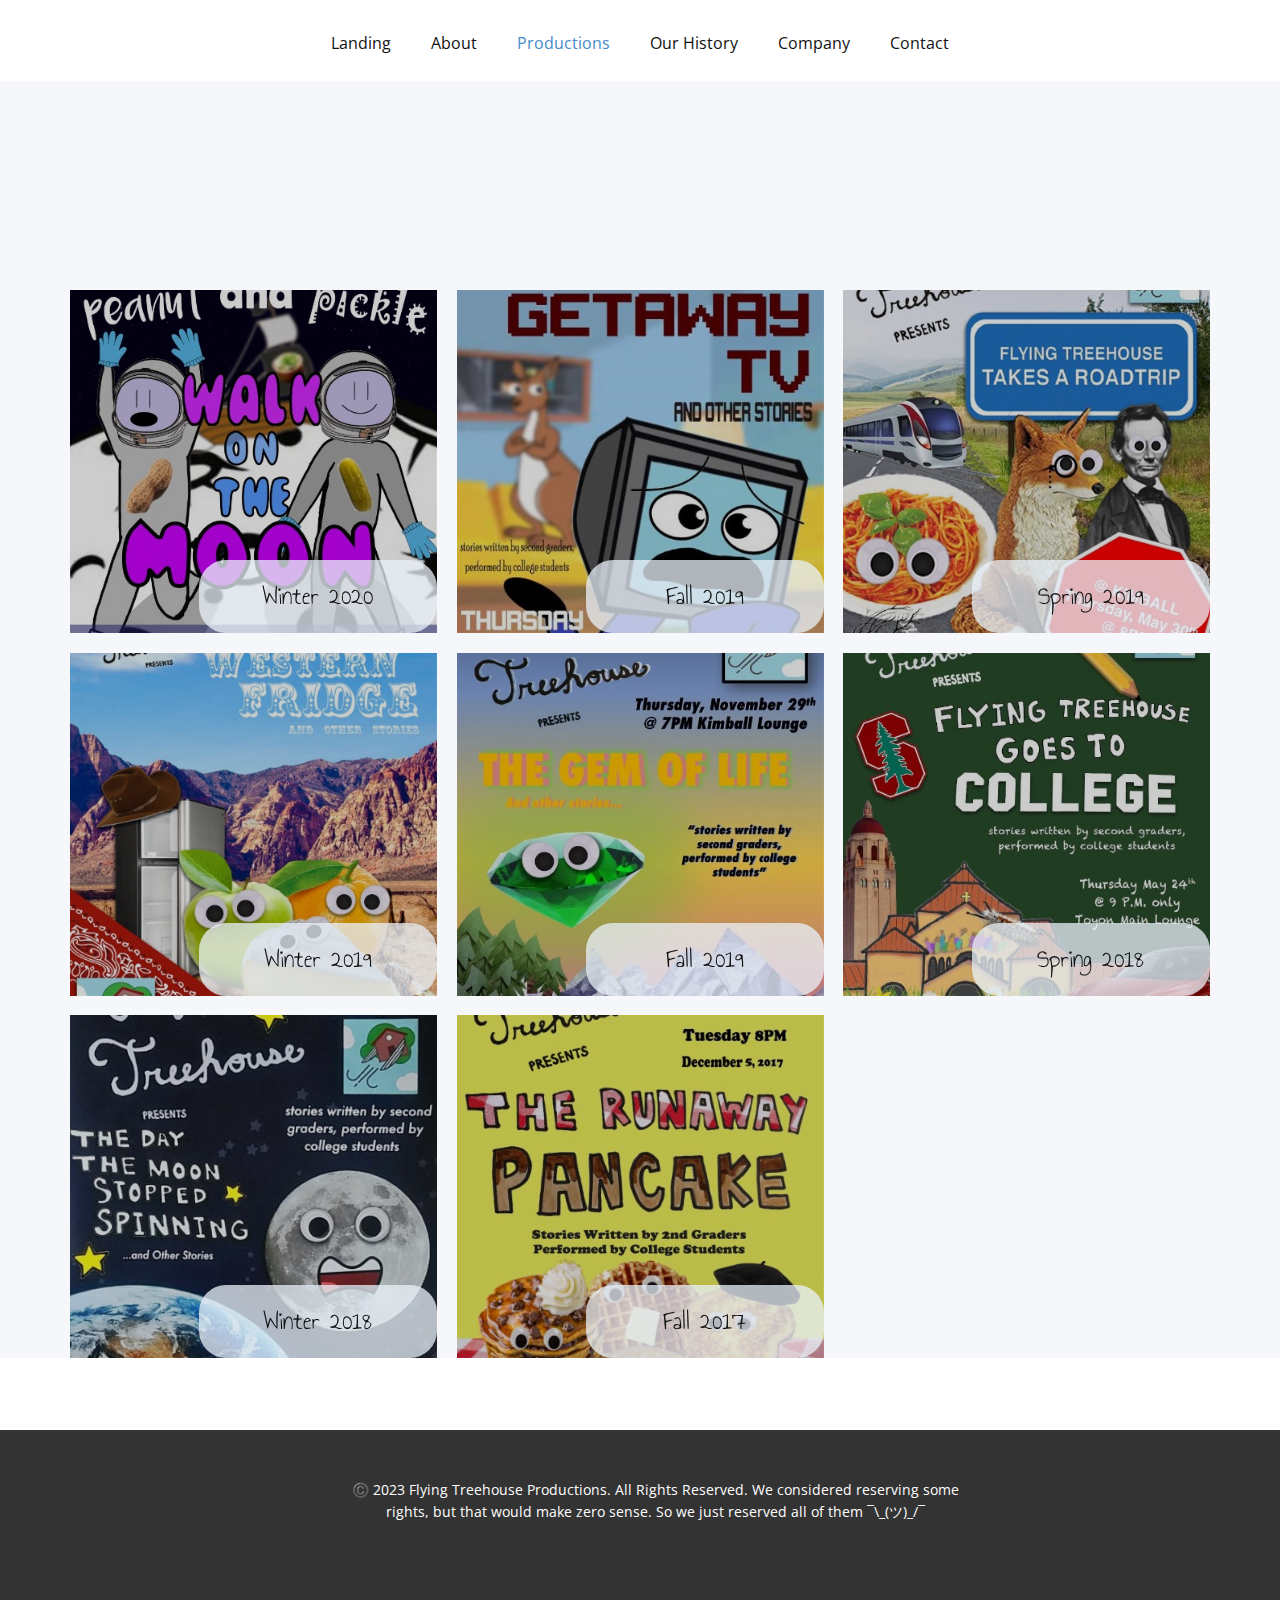
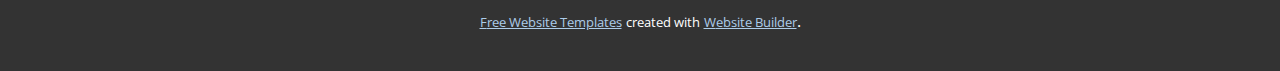
<file: Productions.html>
<!DOCTYPE html>
<html style="font-size: 16px;" lang="en"><head>
    <meta name="viewport" content="width=device-width, initial-scale=1.0">
    <meta charset="utf-8">
    <meta name="keywords" content="Previous Shows">
    <meta name="description" content="">
    <title>Productions</title>
    <link rel="stylesheet" href="nicepage.css" media="screen">
<link rel="stylesheet" href="Productions.css" media="screen">
    <script class="u-script" type="text/javascript" src="jquery.js" defer=""></script>
    <script class="u-script" type="text/javascript" src="nicepage.js" defer=""></script>
    <meta name="generator" content="Nicepage 5.2.4, nicepage.com">
    <link id="u-theme-google-font" rel="stylesheet" href="https://fonts.googleapis.com/css?family=Roboto:100,100i,300,300i,400,400i,500,500i,700,700i,900,900i|Open+Sans:300,300i,400,400i,500,500i,600,600i,700,700i,800,800i">
    <link id="u-page-google-font" rel="stylesheet" href="https://fonts.googleapis.com/css?family=Annie+Use+Your+Telescope:400">
    
    
    
    <script type="application/ld+json">{
		"@context": "http://schema.org",
		"@type": "Organization",
		"name": ""
}</script>
    <meta name="theme-color" content="#478ac9">
    <meta property="og:title" content="Productions">
    <meta property="og:type" content="website">
  </head>
  <body class="u-body u-xl-mode" data-lang="en"><header class="u-clearfix u-header u-header" id="sec-032e"><div class="u-clearfix u-sheet u-sheet-1">
        <nav class="u-menu u-menu-one-level u-offcanvas u-menu-1">
          <div class="menu-collapse" style="font-size: 1rem; letter-spacing: 0px;">
            <a class="u-button-style u-custom-left-right-menu-spacing u-custom-padding-bottom u-custom-top-bottom-menu-spacing u-nav-link u-text-active-palette-1-base u-text-hover-palette-2-base" href="#">
              <svg class="u-svg-link" viewBox="0 0 24 24"><use xmlns:xlink="http://www.w3.org/1999/xlink" xlink:href="#menu-hamburger"></use></svg>
              <svg class="u-svg-content" version="1.1" id="menu-hamburger" viewBox="0 0 16 16" x="0px" y="0px" xmlns:xlink="http://www.w3.org/1999/xlink" xmlns="http://www.w3.org/2000/svg"><g><rect y="1" width="16" height="2"></rect><rect y="7" width="16" height="2"></rect><rect y="13" width="16" height="2"></rect>
</g></svg>
            </a>
          </div>
          <div class="u-custom-menu u-nav-container">
            <ul class="u-nav u-unstyled u-nav-1"><li class="u-nav-item"><a class="u-button-style u-nav-link u-text-active-palette-1-base u-text-hover-palette-2-base" href="Landing.html" style="padding: 10px 20px;">Landing</a>
</li><li class="u-nav-item"><a class="u-button-style u-nav-link u-text-active-palette-1-base u-text-hover-palette-2-base" href="Home.html" style="padding: 10px 20px;">About</a>
</li><li class="u-nav-item"><a class="u-button-style u-nav-link u-text-active-palette-1-base u-text-hover-palette-2-base" href="Productions.html" style="padding: 10px 20px;">Productions</a>
</li><li class="u-nav-item"><a class="u-button-style u-nav-link u-text-active-palette-1-base u-text-hover-palette-2-base" href="History.html" style="padding: 10px 20px;">Our History</a>
</li><li class="u-nav-item"><a class="u-button-style u-nav-link u-text-active-palette-1-base u-text-hover-palette-2-base" href="Company.html" style="padding: 10px 20px;">Company</a>
</li><li class="u-nav-item"><a class="u-button-style u-nav-link u-text-active-palette-1-base u-text-hover-palette-2-base" href="Contact.html" style="padding: 10px 20px;">Contact</a>
</li></ul>
          </div>
          <div class="u-custom-menu u-nav-container-collapse">
            <div class="u-black u-container-style u-inner-container-layout u-opacity u-opacity-95 u-sidenav">
              <div class="u-inner-container-layout u-sidenav-overflow">
                <div class="u-menu-close"></div>
                <ul class="u-align-center u-nav u-popupmenu-items u-unstyled u-nav-2"><li class="u-nav-item"><a class="u-button-style u-nav-link" href="Landing.html">Landing</a>
</li><li class="u-nav-item"><a class="u-button-style u-nav-link" href="Home.html">About</a>
</li><li class="u-nav-item"><a class="u-button-style u-nav-link" href="Productions.html">Productions</a>
</li><li class="u-nav-item"><a class="u-button-style u-nav-link" href="History.html">Our History</a>
</li><li class="u-nav-item"><a class="u-button-style u-nav-link" href="Company.html">Company</a>
</li><li class="u-nav-item"><a class="u-button-style u-nav-link" href="Contact.html">Contact</a>
</li></ul>
              </div>
            </div>
            <div class="u-black u-menu-overlay u-opacity u-opacity-70"></div>
          </div>
        </nav>
      </div></header>
    <section class="u-align-center u-clearfix u-container-align-center u-palette-5-light-3 u-section-1" id="carousel_a8ef">
      <div class="u-clearfix u-sheet u-sheet-1">
        <h2 class="u-align-center u-custom-font u-text u-text-1" data-animation-name="customAnimationIn" data-animation-duration="1500" data-animation-delay="750">Previous Shows</h2>
        <div class="u-expanded-width u-list u-list-1">
          <div class="u-repeater u-repeater-1">
            <div class="u-align-left u-container-style u-image u-list-item u-repeater-item u-shading u-image-1" src="" data-image-width="457" data-image-height="655" data-animation-name="customAnimationIn" data-animation-duration="1000">
              <div class="u-container-layout u-similar-container u-valign-bottom u-container-layout-1">
                <div class="u-align-center u-container-style u-group u-opacity u-opacity-75 u-palette-1-light-3 u-radius-27 u-shape-round u-group-1" data-animation-name="" data-animation-duration="0" data-animation-delay="0" data-animation-direction="">
                  <div class="u-container-layout u-container-layout-2">
                    <h5 class="u-custom-font u-text u-text-2">Winter 2020</h5>
                  </div>
                </div>
              </div>
            </div>
            <div class="u-align-left u-container-style u-image u-list-item u-repeater-item u-shading u-image-2" src="" data-image-width="446" data-image-height="646" data-animation-name="customAnimationIn" data-animation-duration="1000">
              <div class="u-container-layout u-similar-container u-valign-bottom u-container-layout-3">
                <div class="u-align-center u-container-style u-group u-opacity u-opacity-75 u-palette-1-light-3 u-radius-27 u-shape-round u-group-2" data-animation-name="" data-animation-duration="0" data-animation-delay="0" data-animation-direction="">
                  <div class="u-container-layout u-container-layout-4">
                    <h5 class="u-custom-font u-text u-text-3">Fall 2019</h5>
                  </div>
                </div>
              </div>
            </div>
            <div class="u-align-left u-container-style u-image u-list-item u-repeater-item u-shading u-image-3" src="" data-image-width="455" data-image-height="596" data-animation-name="customAnimationIn" data-animation-duration="1000">
              <div class="u-container-layout u-similar-container u-valign-bottom u-container-layout-5">
                <div class="u-align-center u-container-style u-group u-opacity u-opacity-75 u-palette-1-light-3 u-radius-27 u-shape-round u-group-3" data-animation-name="" data-animation-duration="0" data-animation-delay="0" data-animation-direction="">
                  <div class="u-container-layout u-container-layout-6">
                    <h5 class="u-custom-font u-text u-text-4">Spring 2019</h5>
                  </div>
                </div>
              </div>
            </div>
            <div class="u-align-left u-container-style u-image u-list-item u-repeater-item u-shading u-image-4" src="" data-image-width="457" data-image-height="597" data-animation-name="customAnimationIn" data-animation-duration="1000">
              <div class="u-container-layout u-similar-container u-valign-bottom u-container-layout-7">
                <div class="u-align-center u-container-style u-group u-opacity u-opacity-75 u-palette-1-light-3 u-radius-27 u-shape-round u-group-4" data-animation-name="" data-animation-duration="0" data-animation-delay="0" data-animation-direction="">
                  <div class="u-container-layout u-container-layout-8">
                    <h5 class="u-custom-font u-text u-text-5">Winter 2019</h5>
                  </div>
                </div>
              </div>
            </div>
            <div class="u-align-left u-container-style u-image u-list-item u-repeater-item u-shading u-image-5" src="" data-image-width="455" data-image-height="635" data-animation-name="customAnimationIn" data-animation-duration="1000">
              <div class="u-container-layout u-similar-container u-valign-bottom u-container-layout-9">
                <div class="u-align-center u-container-style u-group u-opacity u-opacity-75 u-palette-1-light-3 u-radius-27 u-shape-round u-group-5" data-animation-name="" data-animation-duration="0" data-animation-delay="0" data-animation-direction="">
                  <div class="u-container-layout u-container-layout-10">
                    <h5 class="u-custom-font u-text u-text-6">Fall 2019</h5>
                  </div>
                </div>
              </div>
            </div>
            <div class="u-align-left u-container-style u-image u-list-item u-repeater-item u-shading u-image-6" src="" data-image-width="457" data-image-height="592" data-animation-name="customAnimationIn" data-animation-duration="1000">
              <div class="u-container-layout u-similar-container u-valign-bottom u-container-layout-11">
                <div class="u-align-center u-container-style u-group u-opacity u-opacity-75 u-palette-1-light-3 u-radius-27 u-shape-round u-group-6" data-animation-name="" data-animation-duration="0" data-animation-delay="0" data-animation-direction="">
                  <div class="u-container-layout u-container-layout-12">
                    <h5 class="u-custom-font u-text u-text-7">Spring 2018</h5>
                  </div>
                </div>
              </div>
            </div>
            <div class="u-align-left u-container-style u-image u-list-item u-repeater-item u-shading u-image-7" src="" data-image-width="455" data-image-height="612" data-animation-name="customAnimationIn" data-animation-duration="1000">
              <div class="u-container-layout u-similar-container u-valign-bottom u-container-layout-13">
                <div class="u-align-center u-container-style u-group u-opacity u-opacity-75 u-palette-1-light-3 u-radius-27 u-shape-round u-group-7" data-animation-name="" data-animation-duration="0" data-animation-delay="0" data-animation-direction="">
                  <div class="u-container-layout u-container-layout-14">
                    <h5 class="u-custom-font u-text u-text-8">Winter 2018</h5>
                  </div>
                </div>
              </div>
            </div>
            <div class="u-align-left u-container-style u-image u-list-item u-repeater-item u-shading u-image-8" src="" data-image-width="451" data-image-height="617" data-animation-name="customAnimationIn" data-animation-duration="1000">
              <div class="u-container-layout u-similar-container u-valign-bottom u-container-layout-15">
                <div class="u-align-center u-container-style u-group u-opacity u-opacity-75 u-palette-1-light-3 u-radius-27 u-shape-round u-group-8" data-animation-name="" data-animation-duration="0" data-animation-delay="0" data-animation-direction="">
                  <div class="u-container-layout u-container-layout-16">
                    <h5 class="u-custom-font u-text u-text-9">Fall 2017</h5>
                  </div>
                </div>
              </div>
            </div>
          </div>
        </div>
      </div>
    </section>
    <section class="u-clearfix u-section-2" id="sec-f0a2">
      <div class="u-clearfix u-sheet u-sheet-1"></div>
    </section>
    
    
    <footer class="u-align-center u-clearfix u-footer u-grey-80 u-footer" id="sec-6b1e"><div class="u-clearfix u-sheet u-sheet-1">
        <p class="u-small-text u-text u-text-variant u-text-1">©️ 2023 Flying Treehouse Productions. All Rights Reserved. We considered reserving some rights, but that would make zero sense. So we just reserved all of them ¯\_(ツ)_/¯</p>
      </div></footer>
    <section class="u-backlink u-clearfix u-grey-80">
      <a class="u-link" href="https://nicepage.com/website-templates" target="_blank">
        <span>Free Website Templates</span>
      </a>
      <p class="u-text">
        <span>created with</span>
      </p>
      <a class="u-link" href="https://nicepage.review" target="_blank">
        <span>Website Builder</span>
      </a>. 
    </section>
  
</body></html>
</file>
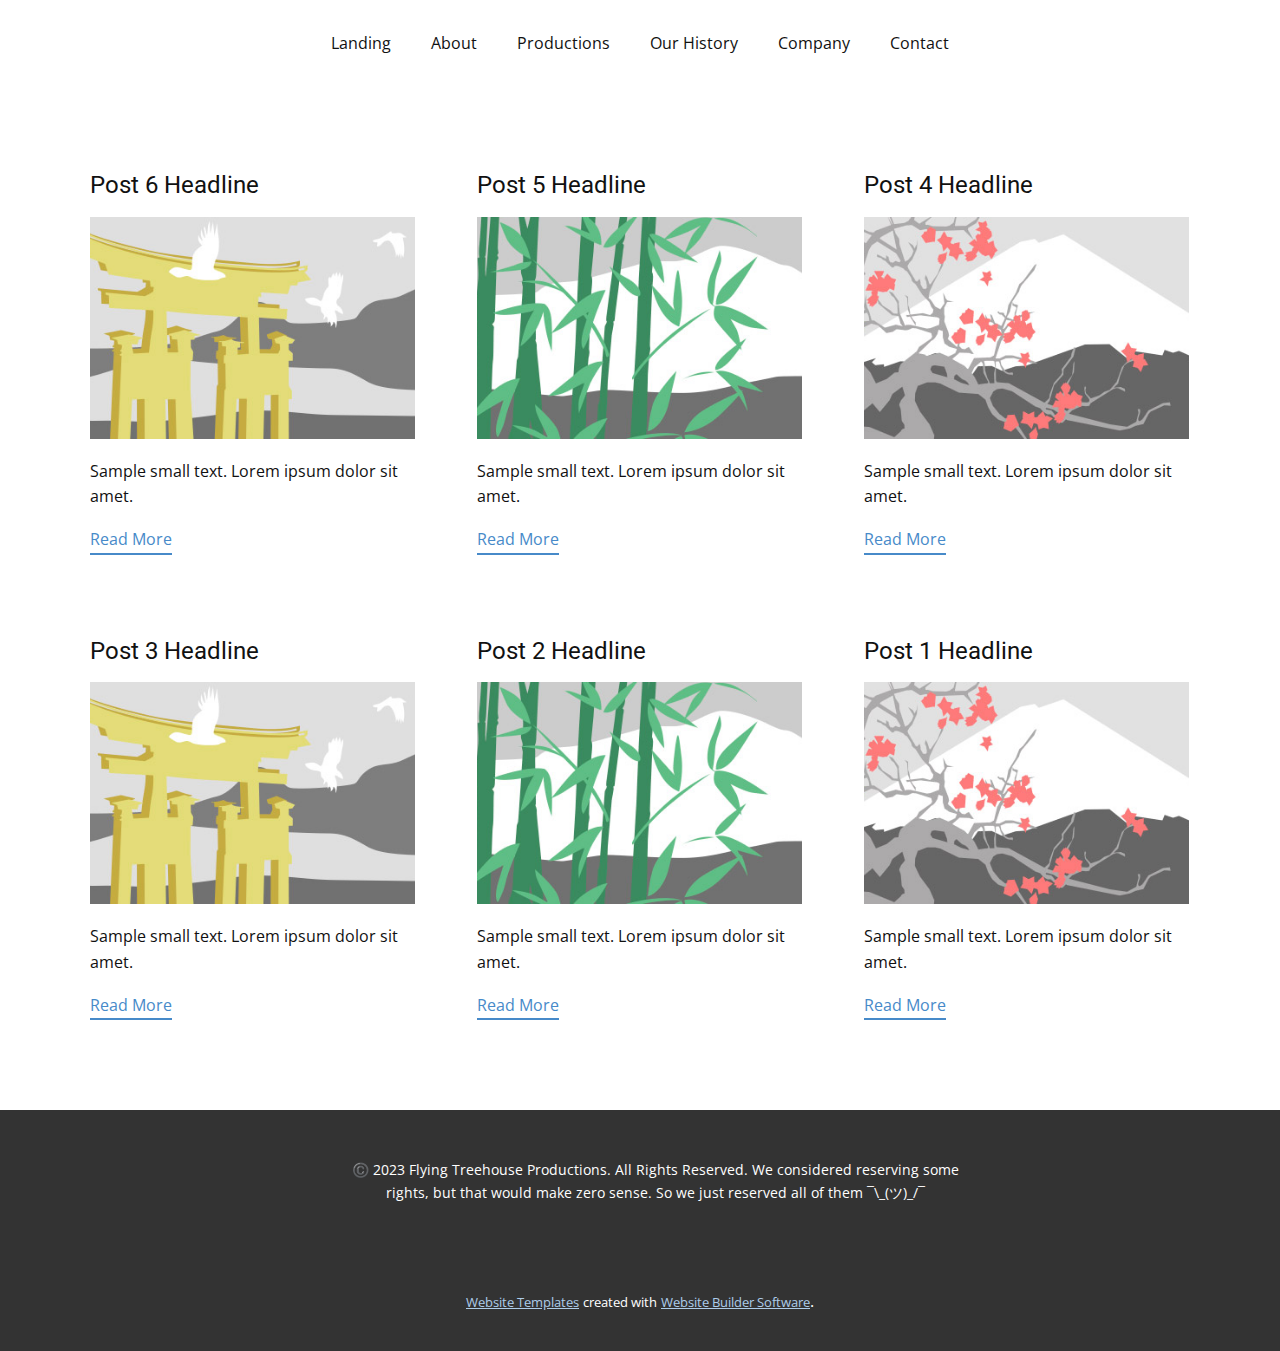
<file: blog/blog.html>
<!DOCTYPE html>
<html style="font-size: 16px;" lang="en"><head>
    <meta name="viewport" content="width=device-width, initial-scale=1.0">
    <meta charset="utf-8">
    <meta name="keywords" content="">
    <meta name="description" content="">
    <title>Blog Template</title>
    <link rel="stylesheet" href="../nicepage.css" media="screen">
<link rel="stylesheet" href="../Blog-Template.css" media="screen">
    <script class="u-script" type="text/javascript" src="../jquery.js" defer=""></script>
    <script class="u-script" type="text/javascript" src="../nicepage.js" defer=""></script>
    <meta name="generator" content="Nicepage 5.2.4, nicepage.com">
    <link id="u-theme-google-font" rel="stylesheet" href="https://fonts.googleapis.com/css?family=Roboto:100,100i,300,300i,400,400i,500,500i,700,700i,900,900i|Open+Sans:300,300i,400,400i,500,500i,600,600i,700,700i,800,800i">
    
    
    <script type="application/ld+json">{
		"@context": "http://schema.org",
		"@type": "Organization",
		"name": ""
}</script>
    <meta name="theme-color" content="#478ac9">
  </head>
  <body class="u-body u-xl-mode" data-lang="en"><header class="u-clearfix u-header u-header" id="sec-032e"><div class="u-clearfix u-sheet u-sheet-1">
        <nav class="u-menu u-menu-one-level u-offcanvas u-menu-1">
          <div class="menu-collapse" style="font-size: 1rem; letter-spacing: 0px;">
            <a class="u-button-style u-custom-left-right-menu-spacing u-custom-padding-bottom u-custom-top-bottom-menu-spacing u-nav-link u-text-active-palette-1-base u-text-hover-palette-2-base" href="#">
              <svg class="u-svg-link" viewBox="0 0 24 24"><use xmlns:xlink="http://www.w3.org/1999/xlink" xlink:href="#menu-hamburger"></use></svg>
              <svg class="u-svg-content" version="1.1" id="menu-hamburger" viewBox="0 0 16 16" x="0px" y="0px" xmlns:xlink="http://www.w3.org/1999/xlink" xmlns="http://www.w3.org/2000/svg"><g><rect y="1" width="16" height="2"></rect><rect y="7" width="16" height="2"></rect><rect y="13" width="16" height="2"></rect>
</g></svg>
            </a>
          </div>
          <div class="u-custom-menu u-nav-container">
            <ul class="u-nav u-unstyled u-nav-1"><li class="u-nav-item"><a class="u-button-style u-nav-link u-text-active-palette-1-base u-text-hover-palette-2-base" href="../Landing.html" style="padding: 10px 20px;">Landing</a>
</li><li class="u-nav-item"><a class="u-button-style u-nav-link u-text-active-palette-1-base u-text-hover-palette-2-base" href="../Home.html" style="padding: 10px 20px;">About</a>
</li><li class="u-nav-item"><a class="u-button-style u-nav-link u-text-active-palette-1-base u-text-hover-palette-2-base" href="../Productions.html" style="padding: 10px 20px;">Productions</a>
</li><li class="u-nav-item"><a class="u-button-style u-nav-link u-text-active-palette-1-base u-text-hover-palette-2-base" href="../History.html" style="padding: 10px 20px;">Our History</a>
</li><li class="u-nav-item"><a class="u-button-style u-nav-link u-text-active-palette-1-base u-text-hover-palette-2-base" href="../Company.html" style="padding: 10px 20px;">Company</a>
</li><li class="u-nav-item"><a class="u-button-style u-nav-link u-text-active-palette-1-base u-text-hover-palette-2-base" href="../Contact.html" style="padding: 10px 20px;">Contact</a>
</li></ul>
          </div>
          <div class="u-custom-menu u-nav-container-collapse">
            <div class="u-black u-container-style u-inner-container-layout u-opacity u-opacity-95 u-sidenav">
              <div class="u-inner-container-layout u-sidenav-overflow">
                <div class="u-menu-close"></div>
                <ul class="u-align-center u-nav u-popupmenu-items u-unstyled u-nav-2"><li class="u-nav-item"><a class="u-button-style u-nav-link" href="../Landing.html">Landing</a>
</li><li class="u-nav-item"><a class="u-button-style u-nav-link" href="../Home.html">About</a>
</li><li class="u-nav-item"><a class="u-button-style u-nav-link" href="../Productions.html">Productions</a>
</li><li class="u-nav-item"><a class="u-button-style u-nav-link" href="../History.html">Our History</a>
</li><li class="u-nav-item"><a class="u-button-style u-nav-link" href="../Company.html">Company</a>
</li><li class="u-nav-item"><a class="u-button-style u-nav-link" href="../Contact.html">Contact</a>
</li></ul>
              </div>
            </div>
            <div class="u-black u-menu-overlay u-opacity u-opacity-70"></div>
          </div>
        </nav>
      </div></header>
    <section class="u-clearfix u-section-1" id="sec-80c8">
      <div class="u-clearfix u-sheet u-valign-middle u-sheet-1"><!--blog--><!--blog_options_json--><!--{"type":"Recent","source":"","tags":"","count":""}--><!--/blog_options_json-->
        <div class="u-blog u-expanded-width u-repeater u-repeater-1"><!--blog_post-->
          <div class="u-blog-post u-container-style u-repeater-item u-white u-repeater-item-1">
            <div class="u-container-layout u-similar-container u-valign-top u-container-layout-1"><!--blog_post_header-->
              <h4 class="u-blog-control u-text u-text-1">
                <a class="u-post-header-link" href="../blog/post-5.html">Post 6 Headline</a>
              </h4><!--/blog_post_header--><!--blog_post_image-->
              <a class="u-post-header-link" href="../blog/post-5.html"><img alt="" class="u-blog-control u-expanded-width u-image u-image-default u-image-1" src="../images/8ad73f3c.jpeg"></a><!--/blog_post_image--><!--blog_post_content-->
              <div class="u-blog-control u-post-content u-text u-text-2 fr-view">Sample small text. Lorem ipsum dolor sit amet.</div><!--/blog_post_content--><!--blog_post_readmore-->
              <a href="../blog/post-5.html" class="u-blog-control u-border-2 u-border-palette-1-base u-btn u-btn-rectangle u-button-style u-none u-btn-1"><!--blog_post_readmore_content--><!--options_json--><!--{"content":"","defaultValue":"Read More"}--><!--/options_json-->Read More<!--/blog_post_readmore_content--></a><!--/blog_post_readmore-->
            </div>
          </div><div class="u-blog-post u-container-style u-repeater-item u-video-cover u-white">
            <div class="u-container-layout u-similar-container u-valign-top u-container-layout-2"><!--blog_post_header-->
              <h4 class="u-blog-control u-text u-text-3">
                <a class="u-post-header-link" href="../blog/post-4.html">Post 5 Headline</a>
              </h4><!--/blog_post_header--><!--blog_post_image-->
              <a class="u-post-header-link" href="../blog/post-4.html"><img alt="" class="u-blog-control u-expanded-width u-image u-image-default u-image-2" src="../images/68f64b9d.jpeg"></a><!--/blog_post_image--><!--blog_post_content-->
              <div class="u-blog-control u-post-content u-text u-text-4 fr-view">Sample small text. Lorem ipsum dolor sit amet.</div><!--/blog_post_content--><!--blog_post_readmore-->
              <a href="../blog/post-4.html" class="u-blog-control u-border-2 u-border-palette-1-base u-btn u-btn-rectangle u-button-style u-none u-btn-2"><!--blog_post_readmore_content--><!--options_json--><!--{"content":"","defaultValue":"Read More"}--><!--/options_json-->Read More<!--/blog_post_readmore_content--></a><!--/blog_post_readmore-->
            </div>
          </div><div class="u-blog-post u-container-style u-repeater-item u-video-cover u-white">
            <div class="u-container-layout u-similar-container u-valign-top u-container-layout-3"><!--blog_post_header-->
              <h4 class="u-blog-control u-text u-text-5">
                <a class="u-post-header-link" href="../blog/post-3.html">Post 4 Headline</a>
              </h4><!--/blog_post_header--><!--blog_post_image-->
              <a class="u-post-header-link" href="../blog/post-3.html"><img alt="" class="u-blog-control u-expanded-width u-image u-image-default u-image-3" src="../images/0fd3416c.jpeg"></a><!--/blog_post_image--><!--blog_post_content-->
              <div class="u-blog-control u-post-content u-text u-text-6 fr-view">Sample small text. Lorem ipsum dolor sit amet.</div><!--/blog_post_content--><!--blog_post_readmore-->
              <a href="../blog/post-3.html" class="u-blog-control u-border-2 u-border-palette-1-base u-btn u-btn-rectangle u-button-style u-none u-btn-3"><!--blog_post_readmore_content--><!--options_json--><!--{"content":"","defaultValue":"Read More"}--><!--/options_json-->Read More<!--/blog_post_readmore_content--></a><!--/blog_post_readmore-->
            </div>
          </div><div class="u-blog-post u-container-style u-repeater-item u-white u-repeater-item-1">
            <div class="u-container-layout u-similar-container u-valign-top u-container-layout-1"><!--blog_post_header-->
              <h4 class="u-blog-control u-text u-text-1">
                <a class="u-post-header-link" href="../blog/post-2.html">Post 3 Headline</a>
              </h4><!--/blog_post_header--><!--blog_post_image-->
              <a class="u-post-header-link" href="../blog/post-2.html"><img alt="" class="u-blog-control u-expanded-width u-image u-image-default u-image-1" src="../images/8ad73f3c.jpeg"></a><!--/blog_post_image--><!--blog_post_content-->
              <div class="u-blog-control u-post-content u-text u-text-2 fr-view">Sample small text. Lorem ipsum dolor sit amet.</div><!--/blog_post_content--><!--blog_post_readmore-->
              <a href="../blog/post-2.html" class="u-blog-control u-border-2 u-border-palette-1-base u-btn u-btn-rectangle u-button-style u-none u-btn-1"><!--blog_post_readmore_content--><!--options_json--><!--{"content":"","defaultValue":"Read More"}--><!--/options_json-->Read More<!--/blog_post_readmore_content--></a><!--/blog_post_readmore-->
            </div>
          </div><div class="u-blog-post u-container-style u-repeater-item u-video-cover u-white">
            <div class="u-container-layout u-similar-container u-valign-top u-container-layout-2"><!--blog_post_header-->
              <h4 class="u-blog-control u-text u-text-3">
                <a class="u-post-header-link" href="../blog/post-1.html">Post 2 Headline</a>
              </h4><!--/blog_post_header--><!--blog_post_image-->
              <a class="u-post-header-link" href="../blog/post-1.html"><img alt="" class="u-blog-control u-expanded-width u-image u-image-default u-image-2" src="../images/68f64b9d.jpeg"></a><!--/blog_post_image--><!--blog_post_content-->
              <div class="u-blog-control u-post-content u-text u-text-4 fr-view">Sample small text. Lorem ipsum dolor sit amet.</div><!--/blog_post_content--><!--blog_post_readmore-->
              <a href="../blog/post-1.html" class="u-blog-control u-border-2 u-border-palette-1-base u-btn u-btn-rectangle u-button-style u-none u-btn-2"><!--blog_post_readmore_content--><!--options_json--><!--{"content":"","defaultValue":"Read More"}--><!--/options_json-->Read More<!--/blog_post_readmore_content--></a><!--/blog_post_readmore-->
            </div>
          </div><div class="u-blog-post u-container-style u-repeater-item u-video-cover u-white">
            <div class="u-container-layout u-similar-container u-valign-top u-container-layout-3"><!--blog_post_header-->
              <h4 class="u-blog-control u-text u-text-5">
                <a class="u-post-header-link" href="../blog/post.html">Post 1 Headline</a>
              </h4><!--/blog_post_header--><!--blog_post_image-->
              <a class="u-post-header-link" href="../blog/post.html"><img alt="" class="u-blog-control u-expanded-width u-image u-image-default u-image-3" src="../images/0fd3416c.jpeg"></a><!--/blog_post_image--><!--blog_post_content-->
              <div class="u-blog-control u-post-content u-text u-text-6 fr-view">Sample small text. Lorem ipsum dolor sit amet.</div><!--/blog_post_content--><!--blog_post_readmore-->
              <a href="../blog/post.html" class="u-blog-control u-border-2 u-border-palette-1-base u-btn u-btn-rectangle u-button-style u-none u-btn-3"><!--blog_post_readmore_content--><!--options_json--><!--{"content":"","defaultValue":"Read More"}--><!--/options_json-->Read More<!--/blog_post_readmore_content--></a><!--/blog_post_readmore-->
            </div>
          </div><!--/blog_post--><!--blog_post-->
          <!--/blog_post--><!--blog_post-->
          <!--/blog_post-->
        </div><!--/blog-->
      </div>
    </section>
    
    
    <footer class="u-align-center u-clearfix u-footer u-grey-80 u-footer" id="sec-6b1e"><div class="u-clearfix u-sheet u-sheet-1">
        <p class="u-small-text u-text u-text-variant u-text-1">©️ 2023 Flying Treehouse Productions. All Rights Reserved. We considered reserving some rights, but that would make zero sense. So we just reserved all of them ¯\_(ツ)_/¯</p>
      </div></footer>
    <section class="u-backlink u-clearfix u-grey-80">
      <a class="u-link" href="https://nicepage.com/website-templates" target="_blank">
        <span>Website Templates</span>
      </a>
      <p class="u-text">
        <span>created with</span>
      </p>
      <a class="u-link" href="" target="_blank">
        <span>Website Builder Software</span>
      </a>. 
    </section>
  
</body></html>
</file>
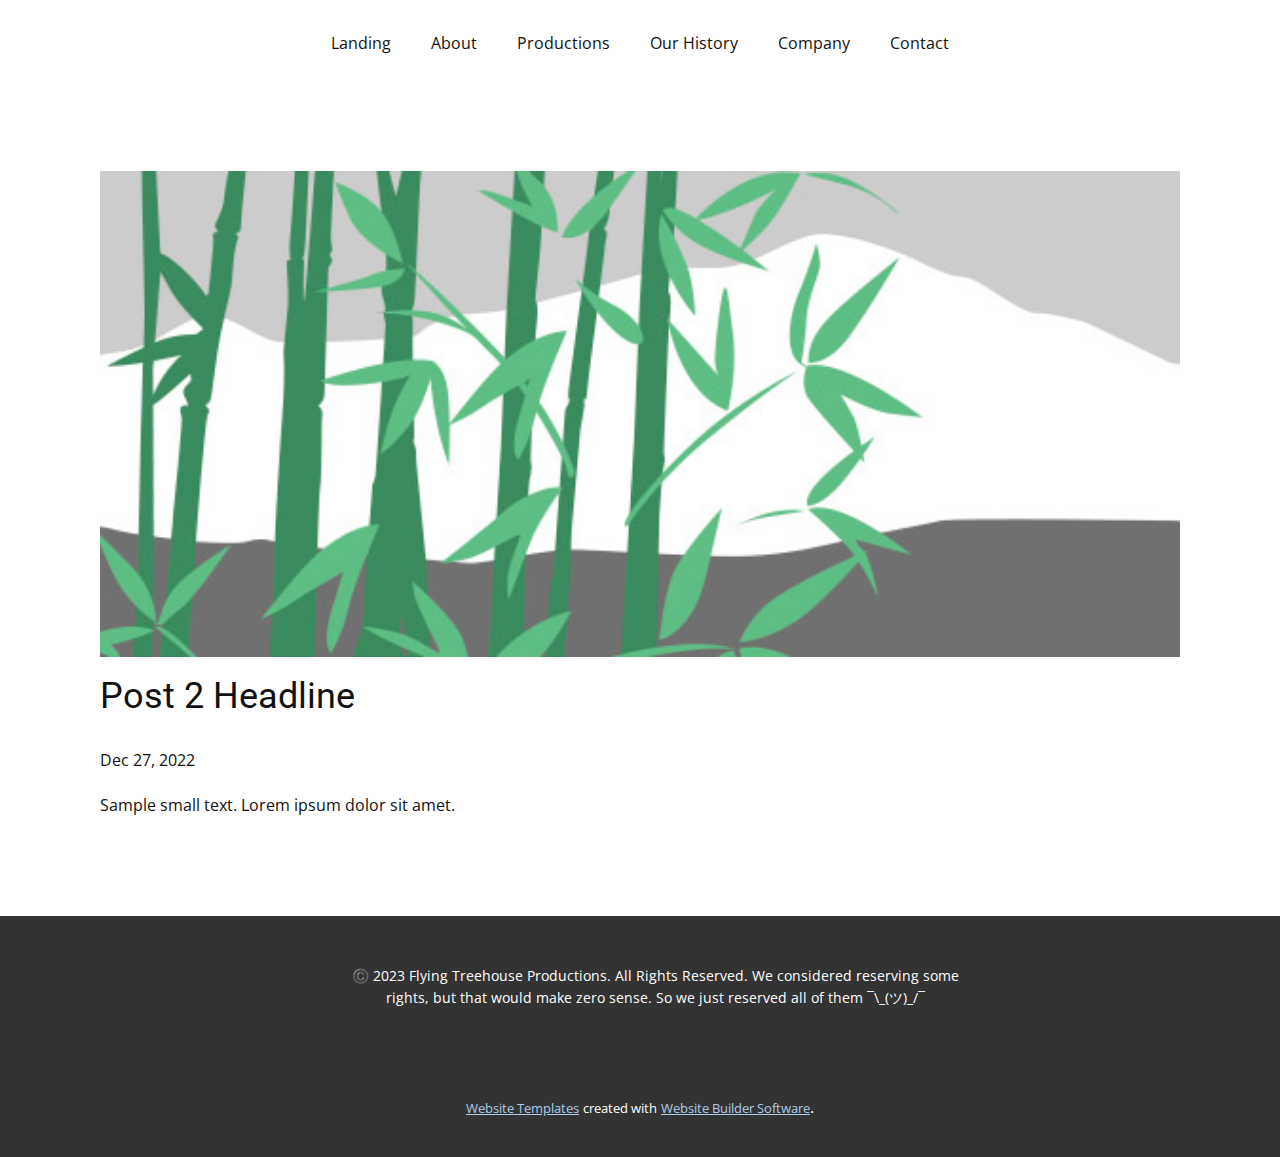
<file: blog/post-1.html>
<!DOCTYPE html>
<html style="font-size: 16px;" lang="en"><head>
    <meta name="viewport" content="width=device-width, initial-scale=1.0">
    <meta charset="utf-8">
    <meta name="keywords" content="Post 1 Headline">
    <meta name="description" content="">
    <title>Post 2 Headline</title>
    <link rel="stylesheet" href="../nicepage.css" media="screen">
<link rel="stylesheet" href="../Post-Template.css" media="screen">
    <script class="u-script" type="text/javascript" src="../jquery.js" defer=""></script>
    <script class="u-script" type="text/javascript" src="../nicepage.js" defer=""></script>
    <meta name="generator" content="Nicepage 5.2.4, nicepage.com">
    <link id="u-theme-google-font" rel="stylesheet" href="https://fonts.googleapis.com/css?family=Roboto:100,100i,300,300i,400,400i,500,500i,700,700i,900,900i|Open+Sans:300,300i,400,400i,500,500i,600,600i,700,700i,800,800i">
    
    
    <script type="application/ld+json">{
		"@context": "http://schema.org",
		"@type": "Organization",
		"name": ""
}</script>
    <meta name="theme-color" content="#478ac9">
  </head>
  <body class="u-body u-xl-mode" data-lang="en"><header class="u-clearfix u-header u-header" id="sec-032e"><div class="u-clearfix u-sheet u-sheet-1">
        <nav class="u-menu u-menu-one-level u-offcanvas u-menu-1">
          <div class="menu-collapse" style="font-size: 1rem; letter-spacing: 0px;">
            <a class="u-button-style u-custom-left-right-menu-spacing u-custom-padding-bottom u-custom-top-bottom-menu-spacing u-nav-link u-text-active-palette-1-base u-text-hover-palette-2-base" href="#">
              <svg class="u-svg-link" viewBox="0 0 24 24"><use xmlns:xlink="http://www.w3.org/1999/xlink" xlink:href="#menu-hamburger"></use></svg>
              <svg class="u-svg-content" version="1.1" id="menu-hamburger" viewBox="0 0 16 16" x="0px" y="0px" xmlns:xlink="http://www.w3.org/1999/xlink" xmlns="http://www.w3.org/2000/svg"><g><rect y="1" width="16" height="2"></rect><rect y="7" width="16" height="2"></rect><rect y="13" width="16" height="2"></rect>
</g></svg>
            </a>
          </div>
          <div class="u-custom-menu u-nav-container">
            <ul class="u-nav u-unstyled u-nav-1"><li class="u-nav-item"><a class="u-button-style u-nav-link u-text-active-palette-1-base u-text-hover-palette-2-base" href="../Landing.html" style="padding: 10px 20px;">Landing</a>
</li><li class="u-nav-item"><a class="u-button-style u-nav-link u-text-active-palette-1-base u-text-hover-palette-2-base" href="../Home.html" style="padding: 10px 20px;">About</a>
</li><li class="u-nav-item"><a class="u-button-style u-nav-link u-text-active-palette-1-base u-text-hover-palette-2-base" href="../Productions.html" style="padding: 10px 20px;">Productions</a>
</li><li class="u-nav-item"><a class="u-button-style u-nav-link u-text-active-palette-1-base u-text-hover-palette-2-base" href="../History.html" style="padding: 10px 20px;">Our History</a>
</li><li class="u-nav-item"><a class="u-button-style u-nav-link u-text-active-palette-1-base u-text-hover-palette-2-base" href="../Company.html" style="padding: 10px 20px;">Company</a>
</li><li class="u-nav-item"><a class="u-button-style u-nav-link u-text-active-palette-1-base u-text-hover-palette-2-base" href="../Contact.html" style="padding: 10px 20px;">Contact</a>
</li></ul>
          </div>
          <div class="u-custom-menu u-nav-container-collapse">
            <div class="u-black u-container-style u-inner-container-layout u-opacity u-opacity-95 u-sidenav">
              <div class="u-inner-container-layout u-sidenav-overflow">
                <div class="u-menu-close"></div>
                <ul class="u-align-center u-nav u-popupmenu-items u-unstyled u-nav-2"><li class="u-nav-item"><a class="u-button-style u-nav-link" href="../Landing.html">Landing</a>
</li><li class="u-nav-item"><a class="u-button-style u-nav-link" href="../Home.html">About</a>
</li><li class="u-nav-item"><a class="u-button-style u-nav-link" href="../Productions.html">Productions</a>
</li><li class="u-nav-item"><a class="u-button-style u-nav-link" href="../History.html">Our History</a>
</li><li class="u-nav-item"><a class="u-button-style u-nav-link" href="../Company.html">Company</a>
</li><li class="u-nav-item"><a class="u-button-style u-nav-link" href="../Contact.html">Contact</a>
</li></ul>
              </div>
            </div>
            <div class="u-black u-menu-overlay u-opacity u-opacity-70"></div>
          </div>
        </nav>
      </div></header>
    <section class="u-align-center u-clearfix u-section-1" id="sec-d6a1">
      <div class="u-clearfix u-sheet u-valign-middle-md u-valign-middle-sm u-valign-middle-xs u-sheet-1"><!--post_details--><!--post_details_options_json--><!--{"source":""}--><!--/post_details_options_json--><!--blog_post-->
        <div class="u-container-style u-expanded-width u-post-details u-post-details-1">
          <div class="u-container-layout u-valign-middle u-container-layout-1"><!--blog_post_image-->
            <img alt="" class="u-blog-control u-expanded-width u-image u-image-default u-image-1" src="../images/68f64b9d.jpeg"><!--/blog_post_image--><!--blog_post_header-->
            <h2 class="u-blog-control u-text u-text-1">Post 2 Headline</h2><!--/blog_post_header--><!--blog_post_metadata-->
            <div class="u-blog-control u-metadata u-metadata-1"><!--blog_post_metadata_date-->
              <span class="u-meta-date u-meta-icon">Dec 27, 2022</span><!--/blog_post_metadata_date--><!--blog_post_metadata_category-->
              <!--/blog_post_metadata_category--><!--blog_post_metadata_comments-->
              <!--/blog_post_metadata_comments-->
            </div><!--/blog_post_metadata--><!--blog_post_content-->
            <div class="u-align-justify u-blog-control u-post-content u-text u-text-2 fr-view">
  Sample small text. Lorem ipsum dolor sit amet.
  </div><!--/blog_post_content-->
          </div>
        </div><!--/blog_post--><!--/post_details-->
      </div>
    </section>
    
    
    <footer class="u-align-center u-clearfix u-footer u-grey-80 u-footer" id="sec-6b1e"><div class="u-clearfix u-sheet u-sheet-1">
        <p class="u-small-text u-text u-text-variant u-text-1">©️ 2023 Flying Treehouse Productions. All Rights Reserved. We considered reserving some rights, but that would make zero sense. So we just reserved all of them ¯\_(ツ)_/¯</p>
      </div></footer>
    <section class="u-backlink u-clearfix u-grey-80">
      <a class="u-link" href="https://nicepage.com/website-templates" target="_blank">
        <span>Website Templates</span>
      </a>
      <p class="u-text">
        <span>created with</span>
      </p>
      <a class="u-link" href="" target="_blank">
        <span>Website Builder Software</span>
      </a>. 
    </section>
  
</body></html>
</file>
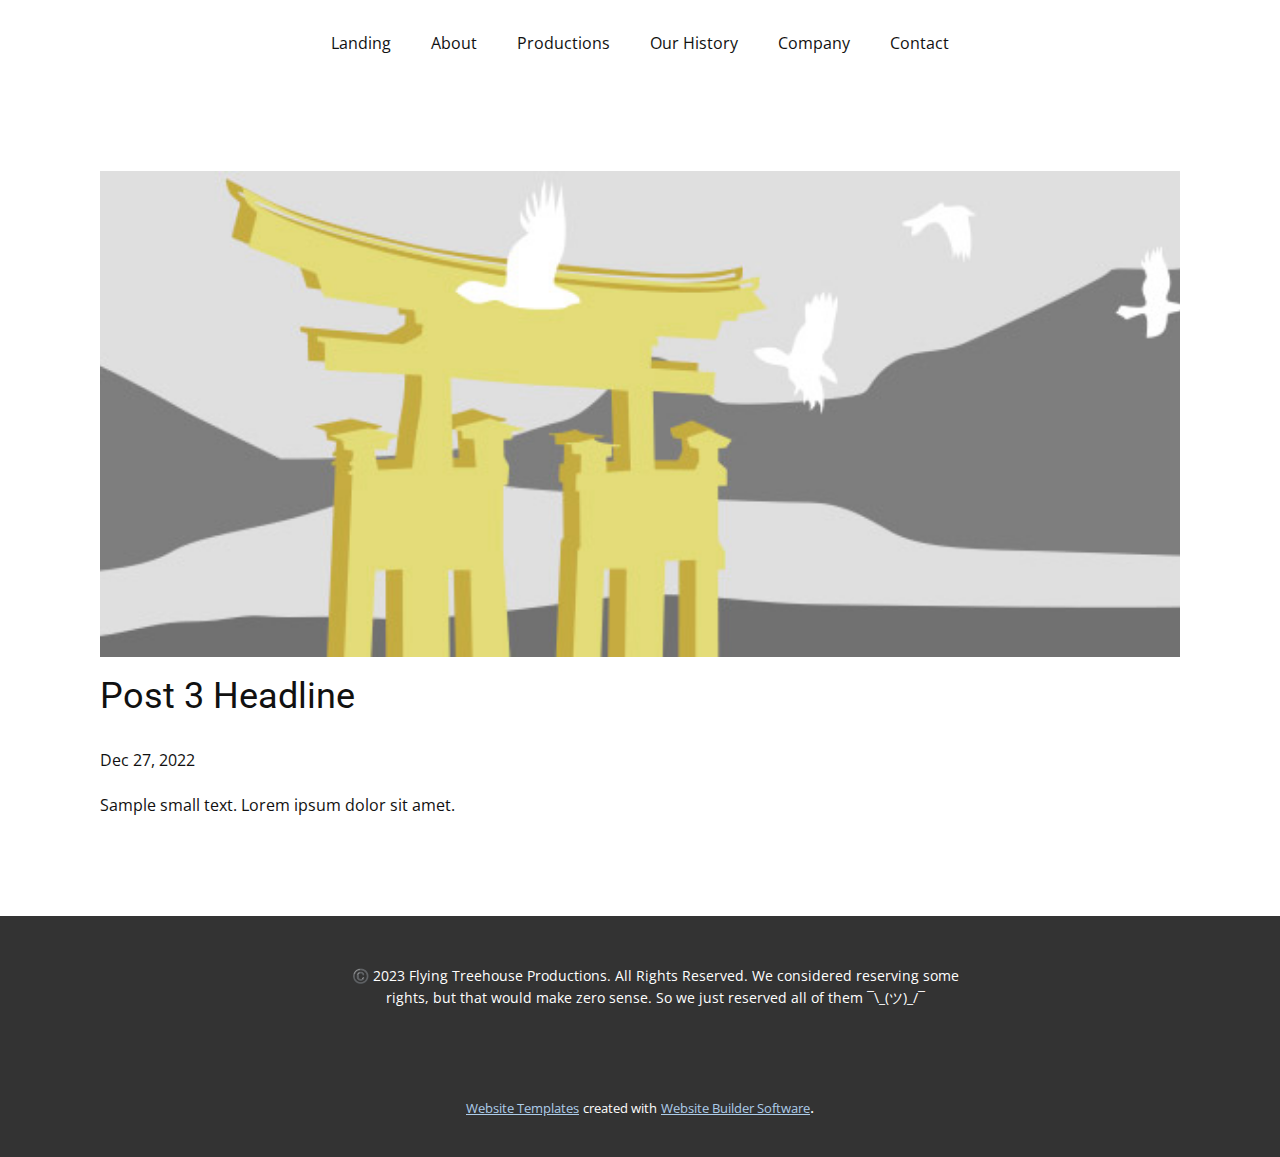
<file: blog/post-2.html>
<!DOCTYPE html>
<html style="font-size: 16px;" lang="en"><head>
    <meta name="viewport" content="width=device-width, initial-scale=1.0">
    <meta charset="utf-8">
    <meta name="keywords" content="Post 1 Headline">
    <meta name="description" content="">
    <title>Post 3 Headline</title>
    <link rel="stylesheet" href="../nicepage.css" media="screen">
<link rel="stylesheet" href="../Post-Template.css" media="screen">
    <script class="u-script" type="text/javascript" src="../jquery.js" defer=""></script>
    <script class="u-script" type="text/javascript" src="../nicepage.js" defer=""></script>
    <meta name="generator" content="Nicepage 5.2.4, nicepage.com">
    <link id="u-theme-google-font" rel="stylesheet" href="https://fonts.googleapis.com/css?family=Roboto:100,100i,300,300i,400,400i,500,500i,700,700i,900,900i|Open+Sans:300,300i,400,400i,500,500i,600,600i,700,700i,800,800i">
    
    
    <script type="application/ld+json">{
		"@context": "http://schema.org",
		"@type": "Organization",
		"name": ""
}</script>
    <meta name="theme-color" content="#478ac9">
  </head>
  <body class="u-body u-xl-mode" data-lang="en"><header class="u-clearfix u-header u-header" id="sec-032e"><div class="u-clearfix u-sheet u-sheet-1">
        <nav class="u-menu u-menu-one-level u-offcanvas u-menu-1">
          <div class="menu-collapse" style="font-size: 1rem; letter-spacing: 0px;">
            <a class="u-button-style u-custom-left-right-menu-spacing u-custom-padding-bottom u-custom-top-bottom-menu-spacing u-nav-link u-text-active-palette-1-base u-text-hover-palette-2-base" href="#">
              <svg class="u-svg-link" viewBox="0 0 24 24"><use xmlns:xlink="http://www.w3.org/1999/xlink" xlink:href="#menu-hamburger"></use></svg>
              <svg class="u-svg-content" version="1.1" id="menu-hamburger" viewBox="0 0 16 16" x="0px" y="0px" xmlns:xlink="http://www.w3.org/1999/xlink" xmlns="http://www.w3.org/2000/svg"><g><rect y="1" width="16" height="2"></rect><rect y="7" width="16" height="2"></rect><rect y="13" width="16" height="2"></rect>
</g></svg>
            </a>
          </div>
          <div class="u-custom-menu u-nav-container">
            <ul class="u-nav u-unstyled u-nav-1"><li class="u-nav-item"><a class="u-button-style u-nav-link u-text-active-palette-1-base u-text-hover-palette-2-base" href="../Landing.html" style="padding: 10px 20px;">Landing</a>
</li><li class="u-nav-item"><a class="u-button-style u-nav-link u-text-active-palette-1-base u-text-hover-palette-2-base" href="../Home.html" style="padding: 10px 20px;">About</a>
</li><li class="u-nav-item"><a class="u-button-style u-nav-link u-text-active-palette-1-base u-text-hover-palette-2-base" href="../Productions.html" style="padding: 10px 20px;">Productions</a>
</li><li class="u-nav-item"><a class="u-button-style u-nav-link u-text-active-palette-1-base u-text-hover-palette-2-base" href="../History.html" style="padding: 10px 20px;">Our History</a>
</li><li class="u-nav-item"><a class="u-button-style u-nav-link u-text-active-palette-1-base u-text-hover-palette-2-base" href="../Company.html" style="padding: 10px 20px;">Company</a>
</li><li class="u-nav-item"><a class="u-button-style u-nav-link u-text-active-palette-1-base u-text-hover-palette-2-base" href="../Contact.html" style="padding: 10px 20px;">Contact</a>
</li></ul>
          </div>
          <div class="u-custom-menu u-nav-container-collapse">
            <div class="u-black u-container-style u-inner-container-layout u-opacity u-opacity-95 u-sidenav">
              <div class="u-inner-container-layout u-sidenav-overflow">
                <div class="u-menu-close"></div>
                <ul class="u-align-center u-nav u-popupmenu-items u-unstyled u-nav-2"><li class="u-nav-item"><a class="u-button-style u-nav-link" href="../Landing.html">Landing</a>
</li><li class="u-nav-item"><a class="u-button-style u-nav-link" href="../Home.html">About</a>
</li><li class="u-nav-item"><a class="u-button-style u-nav-link" href="../Productions.html">Productions</a>
</li><li class="u-nav-item"><a class="u-button-style u-nav-link" href="../History.html">Our History</a>
</li><li class="u-nav-item"><a class="u-button-style u-nav-link" href="../Company.html">Company</a>
</li><li class="u-nav-item"><a class="u-button-style u-nav-link" href="../Contact.html">Contact</a>
</li></ul>
              </div>
            </div>
            <div class="u-black u-menu-overlay u-opacity u-opacity-70"></div>
          </div>
        </nav>
      </div></header>
    <section class="u-align-center u-clearfix u-section-1" id="sec-d6a1">
      <div class="u-clearfix u-sheet u-valign-middle-md u-valign-middle-sm u-valign-middle-xs u-sheet-1"><!--post_details--><!--post_details_options_json--><!--{"source":""}--><!--/post_details_options_json--><!--blog_post-->
        <div class="u-container-style u-expanded-width u-post-details u-post-details-1">
          <div class="u-container-layout u-valign-middle u-container-layout-1"><!--blog_post_image-->
            <img alt="" class="u-blog-control u-expanded-width u-image u-image-default u-image-1" src="../images/8ad73f3c.jpeg"><!--/blog_post_image--><!--blog_post_header-->
            <h2 class="u-blog-control u-text u-text-1">Post 3 Headline</h2><!--/blog_post_header--><!--blog_post_metadata-->
            <div class="u-blog-control u-metadata u-metadata-1"><!--blog_post_metadata_date-->
              <span class="u-meta-date u-meta-icon">Dec 27, 2022</span><!--/blog_post_metadata_date--><!--blog_post_metadata_category-->
              <!--/blog_post_metadata_category--><!--blog_post_metadata_comments-->
              <!--/blog_post_metadata_comments-->
            </div><!--/blog_post_metadata--><!--blog_post_content-->
            <div class="u-align-justify u-blog-control u-post-content u-text u-text-2 fr-view">
  Sample small text. Lorem ipsum dolor sit amet.
  </div><!--/blog_post_content-->
          </div>
        </div><!--/blog_post--><!--/post_details-->
      </div>
    </section>
    
    
    <footer class="u-align-center u-clearfix u-footer u-grey-80 u-footer" id="sec-6b1e"><div class="u-clearfix u-sheet u-sheet-1">
        <p class="u-small-text u-text u-text-variant u-text-1">©️ 2023 Flying Treehouse Productions. All Rights Reserved. We considered reserving some rights, but that would make zero sense. So we just reserved all of them ¯\_(ツ)_/¯</p>
      </div></footer>
    <section class="u-backlink u-clearfix u-grey-80">
      <a class="u-link" href="https://nicepage.com/website-templates" target="_blank">
        <span>Website Templates</span>
      </a>
      <p class="u-text">
        <span>created with</span>
      </p>
      <a class="u-link" href="" target="_blank">
        <span>Website Builder Software</span>
      </a>. 
    </section>
  
</body></html>
</file>
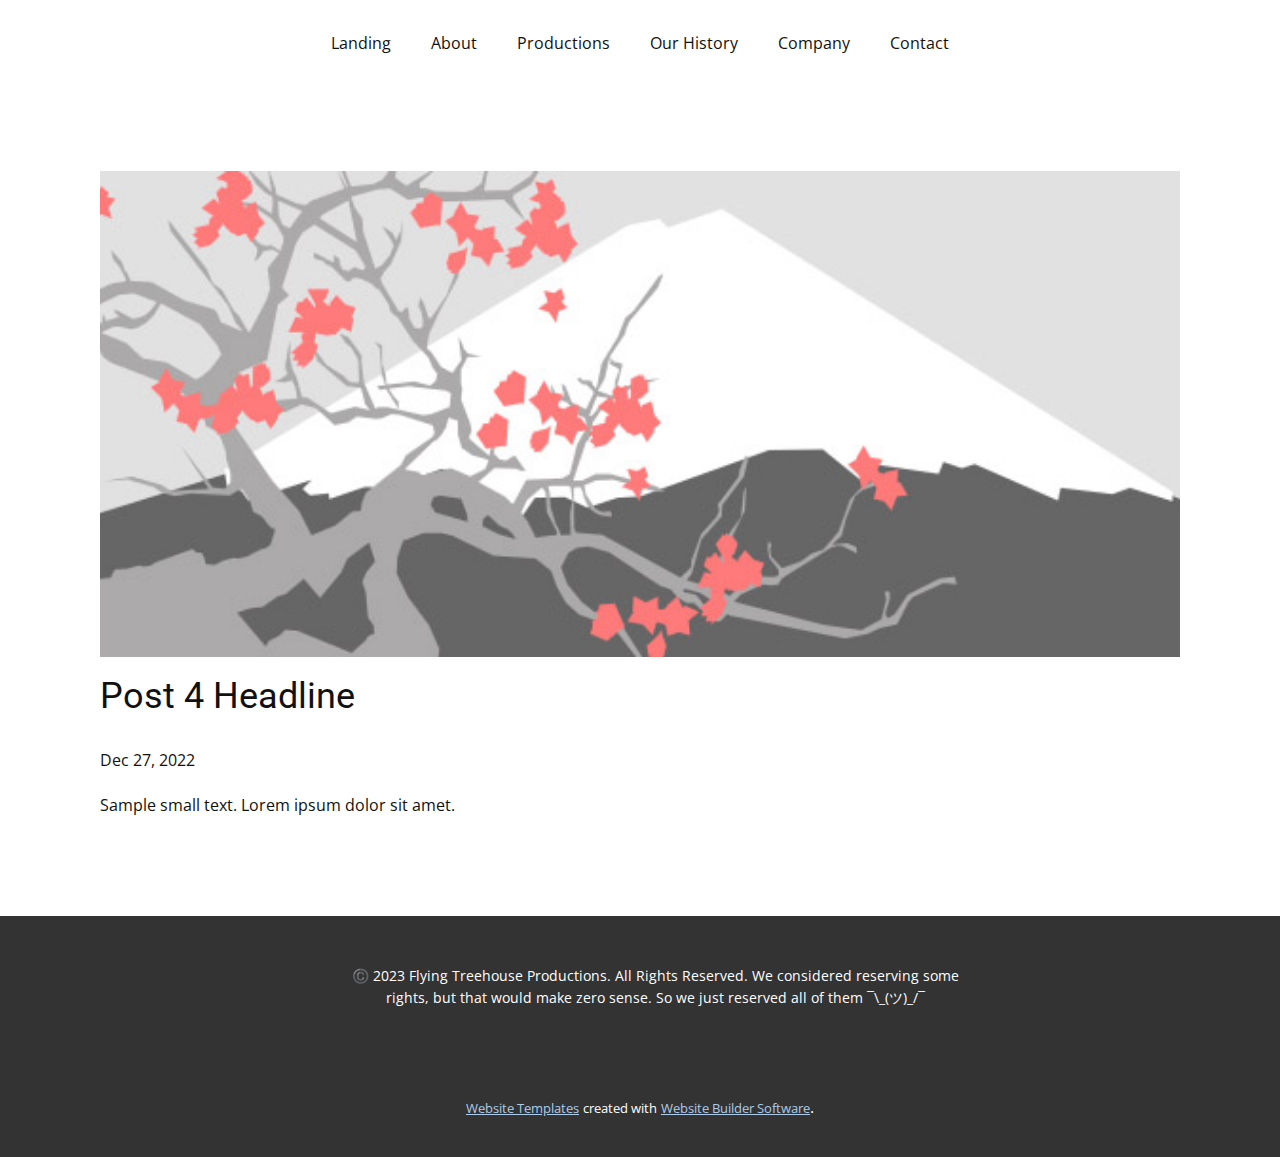
<file: blog/post-3.html>
<!DOCTYPE html>
<html style="font-size: 16px;" lang="en"><head>
    <meta name="viewport" content="width=device-width, initial-scale=1.0">
    <meta charset="utf-8">
    <meta name="keywords" content="Post 1 Headline">
    <meta name="description" content="">
    <title>Post 4 Headline</title>
    <link rel="stylesheet" href="../nicepage.css" media="screen">
<link rel="stylesheet" href="../Post-Template.css" media="screen">
    <script class="u-script" type="text/javascript" src="../jquery.js" defer=""></script>
    <script class="u-script" type="text/javascript" src="../nicepage.js" defer=""></script>
    <meta name="generator" content="Nicepage 5.2.4, nicepage.com">
    <link id="u-theme-google-font" rel="stylesheet" href="https://fonts.googleapis.com/css?family=Roboto:100,100i,300,300i,400,400i,500,500i,700,700i,900,900i|Open+Sans:300,300i,400,400i,500,500i,600,600i,700,700i,800,800i">
    
    
    <script type="application/ld+json">{
		"@context": "http://schema.org",
		"@type": "Organization",
		"name": ""
}</script>
    <meta name="theme-color" content="#478ac9">
  </head>
  <body class="u-body u-xl-mode" data-lang="en"><header class="u-clearfix u-header u-header" id="sec-032e"><div class="u-clearfix u-sheet u-sheet-1">
        <nav class="u-menu u-menu-one-level u-offcanvas u-menu-1">
          <div class="menu-collapse" style="font-size: 1rem; letter-spacing: 0px;">
            <a class="u-button-style u-custom-left-right-menu-spacing u-custom-padding-bottom u-custom-top-bottom-menu-spacing u-nav-link u-text-active-palette-1-base u-text-hover-palette-2-base" href="#">
              <svg class="u-svg-link" viewBox="0 0 24 24"><use xmlns:xlink="http://www.w3.org/1999/xlink" xlink:href="#menu-hamburger"></use></svg>
              <svg class="u-svg-content" version="1.1" id="menu-hamburger" viewBox="0 0 16 16" x="0px" y="0px" xmlns:xlink="http://www.w3.org/1999/xlink" xmlns="http://www.w3.org/2000/svg"><g><rect y="1" width="16" height="2"></rect><rect y="7" width="16" height="2"></rect><rect y="13" width="16" height="2"></rect>
</g></svg>
            </a>
          </div>
          <div class="u-custom-menu u-nav-container">
            <ul class="u-nav u-unstyled u-nav-1"><li class="u-nav-item"><a class="u-button-style u-nav-link u-text-active-palette-1-base u-text-hover-palette-2-base" href="../Landing.html" style="padding: 10px 20px;">Landing</a>
</li><li class="u-nav-item"><a class="u-button-style u-nav-link u-text-active-palette-1-base u-text-hover-palette-2-base" href="../Home.html" style="padding: 10px 20px;">About</a>
</li><li class="u-nav-item"><a class="u-button-style u-nav-link u-text-active-palette-1-base u-text-hover-palette-2-base" href="../Productions.html" style="padding: 10px 20px;">Productions</a>
</li><li class="u-nav-item"><a class="u-button-style u-nav-link u-text-active-palette-1-base u-text-hover-palette-2-base" href="../History.html" style="padding: 10px 20px;">Our History</a>
</li><li class="u-nav-item"><a class="u-button-style u-nav-link u-text-active-palette-1-base u-text-hover-palette-2-base" href="../Company.html" style="padding: 10px 20px;">Company</a>
</li><li class="u-nav-item"><a class="u-button-style u-nav-link u-text-active-palette-1-base u-text-hover-palette-2-base" href="../Contact.html" style="padding: 10px 20px;">Contact</a>
</li></ul>
          </div>
          <div class="u-custom-menu u-nav-container-collapse">
            <div class="u-black u-container-style u-inner-container-layout u-opacity u-opacity-95 u-sidenav">
              <div class="u-inner-container-layout u-sidenav-overflow">
                <div class="u-menu-close"></div>
                <ul class="u-align-center u-nav u-popupmenu-items u-unstyled u-nav-2"><li class="u-nav-item"><a class="u-button-style u-nav-link" href="../Landing.html">Landing</a>
</li><li class="u-nav-item"><a class="u-button-style u-nav-link" href="../Home.html">About</a>
</li><li class="u-nav-item"><a class="u-button-style u-nav-link" href="../Productions.html">Productions</a>
</li><li class="u-nav-item"><a class="u-button-style u-nav-link" href="../History.html">Our History</a>
</li><li class="u-nav-item"><a class="u-button-style u-nav-link" href="../Company.html">Company</a>
</li><li class="u-nav-item"><a class="u-button-style u-nav-link" href="../Contact.html">Contact</a>
</li></ul>
              </div>
            </div>
            <div class="u-black u-menu-overlay u-opacity u-opacity-70"></div>
          </div>
        </nav>
      </div></header>
    <section class="u-align-center u-clearfix u-section-1" id="sec-d6a1">
      <div class="u-clearfix u-sheet u-valign-middle-md u-valign-middle-sm u-valign-middle-xs u-sheet-1"><!--post_details--><!--post_details_options_json--><!--{"source":""}--><!--/post_details_options_json--><!--blog_post-->
        <div class="u-container-style u-expanded-width u-post-details u-post-details-1">
          <div class="u-container-layout u-valign-middle u-container-layout-1"><!--blog_post_image-->
            <img alt="" class="u-blog-control u-expanded-width u-image u-image-default u-image-1" src="../images/0fd3416c.jpeg"><!--/blog_post_image--><!--blog_post_header-->
            <h2 class="u-blog-control u-text u-text-1">Post 4 Headline</h2><!--/blog_post_header--><!--blog_post_metadata-->
            <div class="u-blog-control u-metadata u-metadata-1"><!--blog_post_metadata_date-->
              <span class="u-meta-date u-meta-icon">Dec 27, 2022</span><!--/blog_post_metadata_date--><!--blog_post_metadata_category-->
              <!--/blog_post_metadata_category--><!--blog_post_metadata_comments-->
              <!--/blog_post_metadata_comments-->
            </div><!--/blog_post_metadata--><!--blog_post_content-->
            <div class="u-align-justify u-blog-control u-post-content u-text u-text-2 fr-view">
  Sample small text. Lorem ipsum dolor sit amet.
  </div><!--/blog_post_content-->
          </div>
        </div><!--/blog_post--><!--/post_details-->
      </div>
    </section>
    
    
    <footer class="u-align-center u-clearfix u-footer u-grey-80 u-footer" id="sec-6b1e"><div class="u-clearfix u-sheet u-sheet-1">
        <p class="u-small-text u-text u-text-variant u-text-1">©️ 2023 Flying Treehouse Productions. All Rights Reserved. We considered reserving some rights, but that would make zero sense. So we just reserved all of them ¯\_(ツ)_/¯</p>
      </div></footer>
    <section class="u-backlink u-clearfix u-grey-80">
      <a class="u-link" href="https://nicepage.com/website-templates" target="_blank">
        <span>Website Templates</span>
      </a>
      <p class="u-text">
        <span>created with</span>
      </p>
      <a class="u-link" href="" target="_blank">
        <span>Website Builder Software</span>
      </a>. 
    </section>
  
</body></html>
</file>
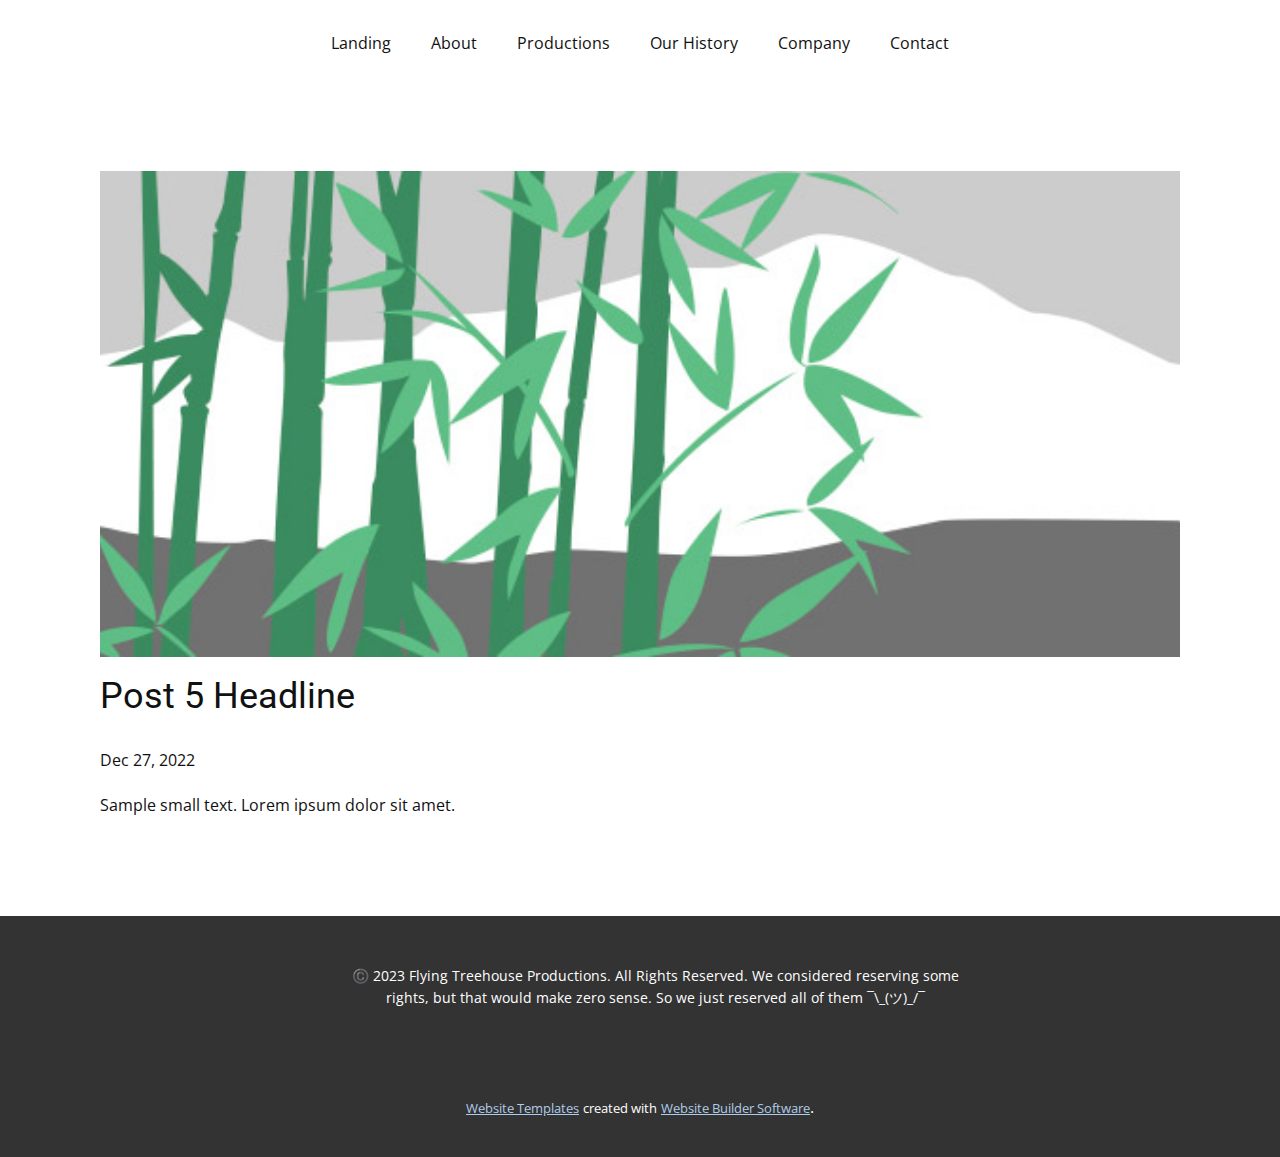
<file: blog/post-4.html>
<!DOCTYPE html>
<html style="font-size: 16px;" lang="en"><head>
    <meta name="viewport" content="width=device-width, initial-scale=1.0">
    <meta charset="utf-8">
    <meta name="keywords" content="Post 1 Headline">
    <meta name="description" content="">
    <title>Post 5 Headline</title>
    <link rel="stylesheet" href="../nicepage.css" media="screen">
<link rel="stylesheet" href="../Post-Template.css" media="screen">
    <script class="u-script" type="text/javascript" src="../jquery.js" defer=""></script>
    <script class="u-script" type="text/javascript" src="../nicepage.js" defer=""></script>
    <meta name="generator" content="Nicepage 5.2.4, nicepage.com">
    <link id="u-theme-google-font" rel="stylesheet" href="https://fonts.googleapis.com/css?family=Roboto:100,100i,300,300i,400,400i,500,500i,700,700i,900,900i|Open+Sans:300,300i,400,400i,500,500i,600,600i,700,700i,800,800i">
    
    
    <script type="application/ld+json">{
		"@context": "http://schema.org",
		"@type": "Organization",
		"name": ""
}</script>
    <meta name="theme-color" content="#478ac9">
  </head>
  <body class="u-body u-xl-mode" data-lang="en"><header class="u-clearfix u-header u-header" id="sec-032e"><div class="u-clearfix u-sheet u-sheet-1">
        <nav class="u-menu u-menu-one-level u-offcanvas u-menu-1">
          <div class="menu-collapse" style="font-size: 1rem; letter-spacing: 0px;">
            <a class="u-button-style u-custom-left-right-menu-spacing u-custom-padding-bottom u-custom-top-bottom-menu-spacing u-nav-link u-text-active-palette-1-base u-text-hover-palette-2-base" href="#">
              <svg class="u-svg-link" viewBox="0 0 24 24"><use xmlns:xlink="http://www.w3.org/1999/xlink" xlink:href="#menu-hamburger"></use></svg>
              <svg class="u-svg-content" version="1.1" id="menu-hamburger" viewBox="0 0 16 16" x="0px" y="0px" xmlns:xlink="http://www.w3.org/1999/xlink" xmlns="http://www.w3.org/2000/svg"><g><rect y="1" width="16" height="2"></rect><rect y="7" width="16" height="2"></rect><rect y="13" width="16" height="2"></rect>
</g></svg>
            </a>
          </div>
          <div class="u-custom-menu u-nav-container">
            <ul class="u-nav u-unstyled u-nav-1"><li class="u-nav-item"><a class="u-button-style u-nav-link u-text-active-palette-1-base u-text-hover-palette-2-base" href="../Landing.html" style="padding: 10px 20px;">Landing</a>
</li><li class="u-nav-item"><a class="u-button-style u-nav-link u-text-active-palette-1-base u-text-hover-palette-2-base" href="../Home.html" style="padding: 10px 20px;">About</a>
</li><li class="u-nav-item"><a class="u-button-style u-nav-link u-text-active-palette-1-base u-text-hover-palette-2-base" href="../Productions.html" style="padding: 10px 20px;">Productions</a>
</li><li class="u-nav-item"><a class="u-button-style u-nav-link u-text-active-palette-1-base u-text-hover-palette-2-base" href="../History.html" style="padding: 10px 20px;">Our History</a>
</li><li class="u-nav-item"><a class="u-button-style u-nav-link u-text-active-palette-1-base u-text-hover-palette-2-base" href="../Company.html" style="padding: 10px 20px;">Company</a>
</li><li class="u-nav-item"><a class="u-button-style u-nav-link u-text-active-palette-1-base u-text-hover-palette-2-base" href="../Contact.html" style="padding: 10px 20px;">Contact</a>
</li></ul>
          </div>
          <div class="u-custom-menu u-nav-container-collapse">
            <div class="u-black u-container-style u-inner-container-layout u-opacity u-opacity-95 u-sidenav">
              <div class="u-inner-container-layout u-sidenav-overflow">
                <div class="u-menu-close"></div>
                <ul class="u-align-center u-nav u-popupmenu-items u-unstyled u-nav-2"><li class="u-nav-item"><a class="u-button-style u-nav-link" href="../Landing.html">Landing</a>
</li><li class="u-nav-item"><a class="u-button-style u-nav-link" href="../Home.html">About</a>
</li><li class="u-nav-item"><a class="u-button-style u-nav-link" href="../Productions.html">Productions</a>
</li><li class="u-nav-item"><a class="u-button-style u-nav-link" href="../History.html">Our History</a>
</li><li class="u-nav-item"><a class="u-button-style u-nav-link" href="../Company.html">Company</a>
</li><li class="u-nav-item"><a class="u-button-style u-nav-link" href="../Contact.html">Contact</a>
</li></ul>
              </div>
            </div>
            <div class="u-black u-menu-overlay u-opacity u-opacity-70"></div>
          </div>
        </nav>
      </div></header>
    <section class="u-align-center u-clearfix u-section-1" id="sec-d6a1">
      <div class="u-clearfix u-sheet u-valign-middle-md u-valign-middle-sm u-valign-middle-xs u-sheet-1"><!--post_details--><!--post_details_options_json--><!--{"source":""}--><!--/post_details_options_json--><!--blog_post-->
        <div class="u-container-style u-expanded-width u-post-details u-post-details-1">
          <div class="u-container-layout u-valign-middle u-container-layout-1"><!--blog_post_image-->
            <img alt="" class="u-blog-control u-expanded-width u-image u-image-default u-image-1" src="../images/68f64b9d.jpeg"><!--/blog_post_image--><!--blog_post_header-->
            <h2 class="u-blog-control u-text u-text-1">Post 5 Headline</h2><!--/blog_post_header--><!--blog_post_metadata-->
            <div class="u-blog-control u-metadata u-metadata-1"><!--blog_post_metadata_date-->
              <span class="u-meta-date u-meta-icon">Dec 27, 2022</span><!--/blog_post_metadata_date--><!--blog_post_metadata_category-->
              <!--/blog_post_metadata_category--><!--blog_post_metadata_comments-->
              <!--/blog_post_metadata_comments-->
            </div><!--/blog_post_metadata--><!--blog_post_content-->
            <div class="u-align-justify u-blog-control u-post-content u-text u-text-2 fr-view">
  Sample small text. Lorem ipsum dolor sit amet.
  </div><!--/blog_post_content-->
          </div>
        </div><!--/blog_post--><!--/post_details-->
      </div>
    </section>
    
    
    <footer class="u-align-center u-clearfix u-footer u-grey-80 u-footer" id="sec-6b1e"><div class="u-clearfix u-sheet u-sheet-1">
        <p class="u-small-text u-text u-text-variant u-text-1">©️ 2023 Flying Treehouse Productions. All Rights Reserved. We considered reserving some rights, but that would make zero sense. So we just reserved all of them ¯\_(ツ)_/¯</p>
      </div></footer>
    <section class="u-backlink u-clearfix u-grey-80">
      <a class="u-link" href="https://nicepage.com/website-templates" target="_blank">
        <span>Website Templates</span>
      </a>
      <p class="u-text">
        <span>created with</span>
      </p>
      <a class="u-link" href="" target="_blank">
        <span>Website Builder Software</span>
      </a>. 
    </section>
  
</body></html>
</file>
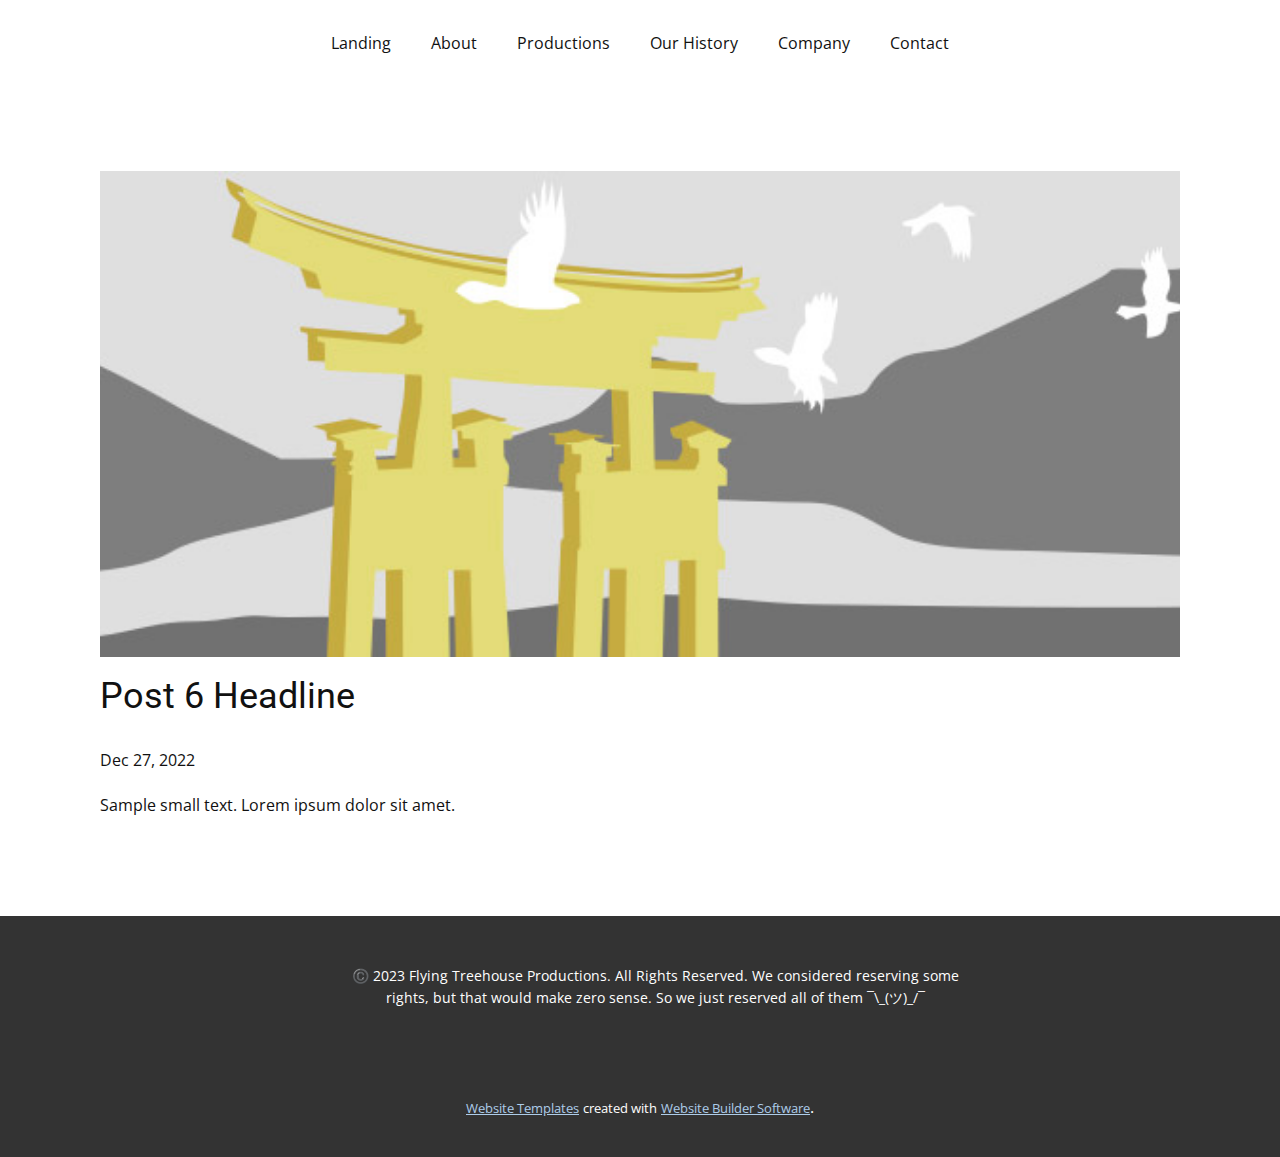
<file: blog/post-5.html>
<!DOCTYPE html>
<html style="font-size: 16px;" lang="en"><head>
    <meta name="viewport" content="width=device-width, initial-scale=1.0">
    <meta charset="utf-8">
    <meta name="keywords" content="Post 1 Headline">
    <meta name="description" content="">
    <title>Post 6 Headline</title>
    <link rel="stylesheet" href="../nicepage.css" media="screen">
<link rel="stylesheet" href="../Post-Template.css" media="screen">
    <script class="u-script" type="text/javascript" src="../jquery.js" defer=""></script>
    <script class="u-script" type="text/javascript" src="../nicepage.js" defer=""></script>
    <meta name="generator" content="Nicepage 5.2.4, nicepage.com">
    <link id="u-theme-google-font" rel="stylesheet" href="https://fonts.googleapis.com/css?family=Roboto:100,100i,300,300i,400,400i,500,500i,700,700i,900,900i|Open+Sans:300,300i,400,400i,500,500i,600,600i,700,700i,800,800i">
    
    
    <script type="application/ld+json">{
		"@context": "http://schema.org",
		"@type": "Organization",
		"name": ""
}</script>
    <meta name="theme-color" content="#478ac9">
  </head>
  <body class="u-body u-xl-mode" data-lang="en"><header class="u-clearfix u-header u-header" id="sec-032e"><div class="u-clearfix u-sheet u-sheet-1">
        <nav class="u-menu u-menu-one-level u-offcanvas u-menu-1">
          <div class="menu-collapse" style="font-size: 1rem; letter-spacing: 0px;">
            <a class="u-button-style u-custom-left-right-menu-spacing u-custom-padding-bottom u-custom-top-bottom-menu-spacing u-nav-link u-text-active-palette-1-base u-text-hover-palette-2-base" href="#">
              <svg class="u-svg-link" viewBox="0 0 24 24"><use xmlns:xlink="http://www.w3.org/1999/xlink" xlink:href="#menu-hamburger"></use></svg>
              <svg class="u-svg-content" version="1.1" id="menu-hamburger" viewBox="0 0 16 16" x="0px" y="0px" xmlns:xlink="http://www.w3.org/1999/xlink" xmlns="http://www.w3.org/2000/svg"><g><rect y="1" width="16" height="2"></rect><rect y="7" width="16" height="2"></rect><rect y="13" width="16" height="2"></rect>
</g></svg>
            </a>
          </div>
          <div class="u-custom-menu u-nav-container">
            <ul class="u-nav u-unstyled u-nav-1"><li class="u-nav-item"><a class="u-button-style u-nav-link u-text-active-palette-1-base u-text-hover-palette-2-base" href="../Landing.html" style="padding: 10px 20px;">Landing</a>
</li><li class="u-nav-item"><a class="u-button-style u-nav-link u-text-active-palette-1-base u-text-hover-palette-2-base" href="../Home.html" style="padding: 10px 20px;">About</a>
</li><li class="u-nav-item"><a class="u-button-style u-nav-link u-text-active-palette-1-base u-text-hover-palette-2-base" href="../Productions.html" style="padding: 10px 20px;">Productions</a>
</li><li class="u-nav-item"><a class="u-button-style u-nav-link u-text-active-palette-1-base u-text-hover-palette-2-base" href="../History.html" style="padding: 10px 20px;">Our History</a>
</li><li class="u-nav-item"><a class="u-button-style u-nav-link u-text-active-palette-1-base u-text-hover-palette-2-base" href="../Company.html" style="padding: 10px 20px;">Company</a>
</li><li class="u-nav-item"><a class="u-button-style u-nav-link u-text-active-palette-1-base u-text-hover-palette-2-base" href="../Contact.html" style="padding: 10px 20px;">Contact</a>
</li></ul>
          </div>
          <div class="u-custom-menu u-nav-container-collapse">
            <div class="u-black u-container-style u-inner-container-layout u-opacity u-opacity-95 u-sidenav">
              <div class="u-inner-container-layout u-sidenav-overflow">
                <div class="u-menu-close"></div>
                <ul class="u-align-center u-nav u-popupmenu-items u-unstyled u-nav-2"><li class="u-nav-item"><a class="u-button-style u-nav-link" href="../Landing.html">Landing</a>
</li><li class="u-nav-item"><a class="u-button-style u-nav-link" href="../Home.html">About</a>
</li><li class="u-nav-item"><a class="u-button-style u-nav-link" href="../Productions.html">Productions</a>
</li><li class="u-nav-item"><a class="u-button-style u-nav-link" href="../History.html">Our History</a>
</li><li class="u-nav-item"><a class="u-button-style u-nav-link" href="../Company.html">Company</a>
</li><li class="u-nav-item"><a class="u-button-style u-nav-link" href="../Contact.html">Contact</a>
</li></ul>
              </div>
            </div>
            <div class="u-black u-menu-overlay u-opacity u-opacity-70"></div>
          </div>
        </nav>
      </div></header>
    <section class="u-align-center u-clearfix u-section-1" id="sec-d6a1">
      <div class="u-clearfix u-sheet u-valign-middle-md u-valign-middle-sm u-valign-middle-xs u-sheet-1"><!--post_details--><!--post_details_options_json--><!--{"source":""}--><!--/post_details_options_json--><!--blog_post-->
        <div class="u-container-style u-expanded-width u-post-details u-post-details-1">
          <div class="u-container-layout u-valign-middle u-container-layout-1"><!--blog_post_image-->
            <img alt="" class="u-blog-control u-expanded-width u-image u-image-default u-image-1" src="../images/8ad73f3c.jpeg"><!--/blog_post_image--><!--blog_post_header-->
            <h2 class="u-blog-control u-text u-text-1">Post 6 Headline</h2><!--/blog_post_header--><!--blog_post_metadata-->
            <div class="u-blog-control u-metadata u-metadata-1"><!--blog_post_metadata_date-->
              <span class="u-meta-date u-meta-icon">Dec 27, 2022</span><!--/blog_post_metadata_date--><!--blog_post_metadata_category-->
              <!--/blog_post_metadata_category--><!--blog_post_metadata_comments-->
              <!--/blog_post_metadata_comments-->
            </div><!--/blog_post_metadata--><!--blog_post_content-->
            <div class="u-align-justify u-blog-control u-post-content u-text u-text-2 fr-view">
  Sample small text. Lorem ipsum dolor sit amet.
  </div><!--/blog_post_content-->
          </div>
        </div><!--/blog_post--><!--/post_details-->
      </div>
    </section>
    
    
    <footer class="u-align-center u-clearfix u-footer u-grey-80 u-footer" id="sec-6b1e"><div class="u-clearfix u-sheet u-sheet-1">
        <p class="u-small-text u-text u-text-variant u-text-1">©️ 2023 Flying Treehouse Productions. All Rights Reserved. We considered reserving some rights, but that would make zero sense. So we just reserved all of them ¯\_(ツ)_/¯</p>
      </div></footer>
    <section class="u-backlink u-clearfix u-grey-80">
      <a class="u-link" href="https://nicepage.com/website-templates" target="_blank">
        <span>Website Templates</span>
      </a>
      <p class="u-text">
        <span>created with</span>
      </p>
      <a class="u-link" href="" target="_blank">
        <span>Website Builder Software</span>
      </a>. 
    </section>
  
</body></html>
</file>
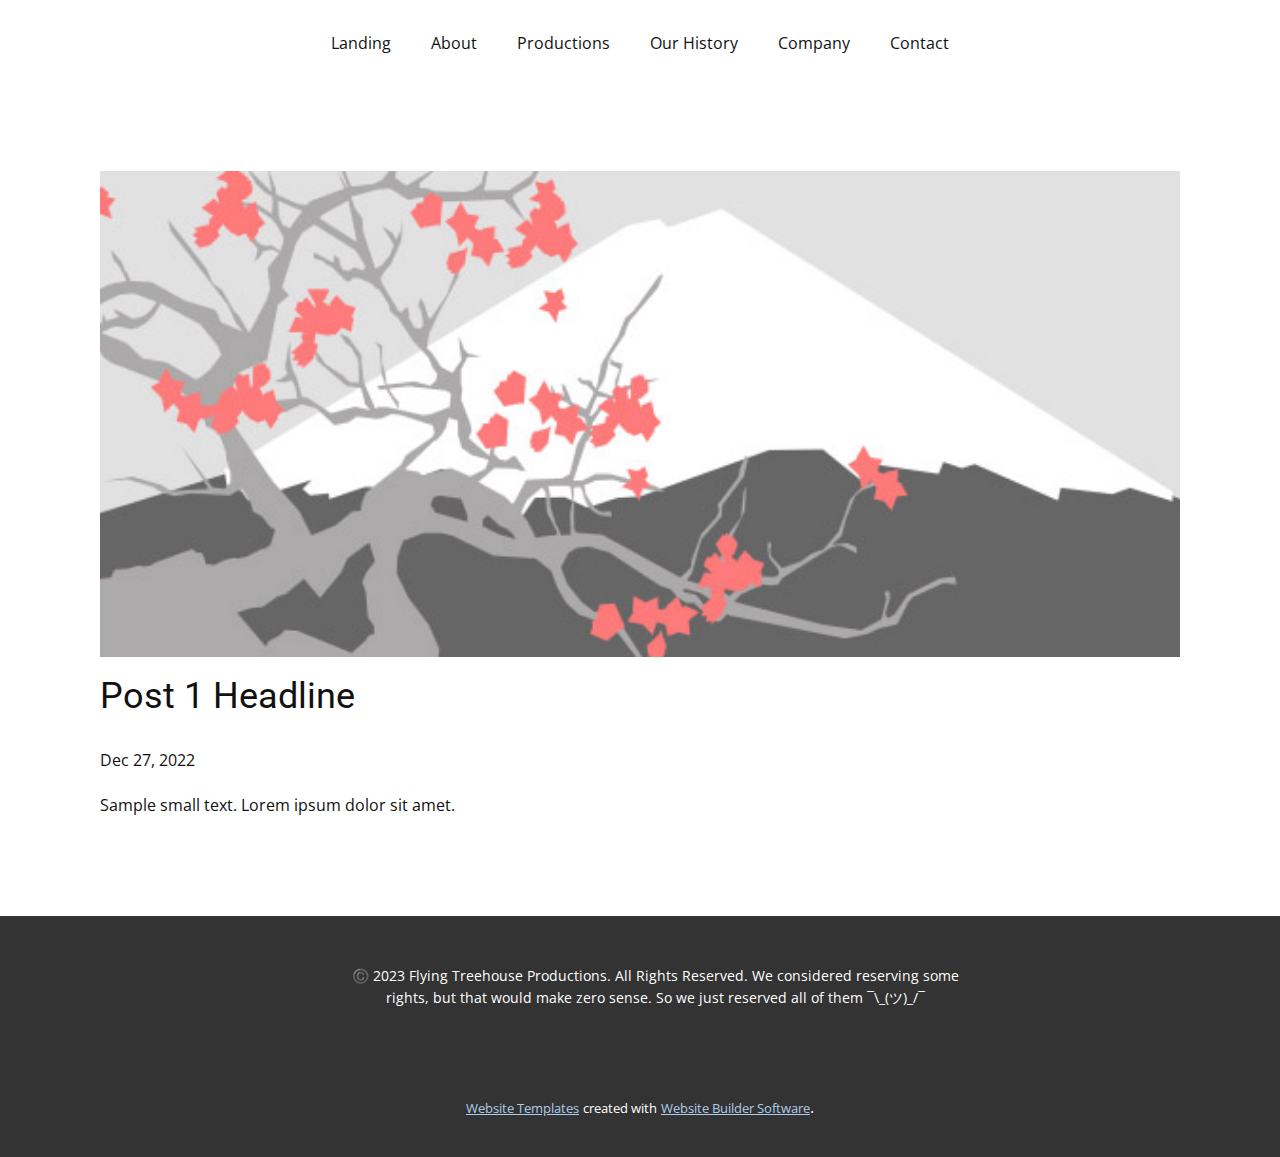
<file: blog/post.html>
<!DOCTYPE html>
<html style="font-size: 16px;" lang="en"><head>
    <meta name="viewport" content="width=device-width, initial-scale=1.0">
    <meta charset="utf-8">
    <meta name="keywords" content="Post 1 Headline">
    <meta name="description" content="">
    <title>Post 1 Headline</title>
    <link rel="stylesheet" href="../nicepage.css" media="screen">
<link rel="stylesheet" href="../Post-Template.css" media="screen">
    <script class="u-script" type="text/javascript" src="../jquery.js" defer=""></script>
    <script class="u-script" type="text/javascript" src="../nicepage.js" defer=""></script>
    <meta name="generator" content="Nicepage 5.2.4, nicepage.com">
    <link id="u-theme-google-font" rel="stylesheet" href="https://fonts.googleapis.com/css?family=Roboto:100,100i,300,300i,400,400i,500,500i,700,700i,900,900i|Open+Sans:300,300i,400,400i,500,500i,600,600i,700,700i,800,800i">
    
    
    <script type="application/ld+json">{
		"@context": "http://schema.org",
		"@type": "Organization",
		"name": ""
}</script>
    <meta name="theme-color" content="#478ac9">
  </head>
  <body class="u-body u-xl-mode" data-lang="en"><header class="u-clearfix u-header u-header" id="sec-032e"><div class="u-clearfix u-sheet u-sheet-1">
        <nav class="u-menu u-menu-one-level u-offcanvas u-menu-1">
          <div class="menu-collapse" style="font-size: 1rem; letter-spacing: 0px;">
            <a class="u-button-style u-custom-left-right-menu-spacing u-custom-padding-bottom u-custom-top-bottom-menu-spacing u-nav-link u-text-active-palette-1-base u-text-hover-palette-2-base" href="#">
              <svg class="u-svg-link" viewBox="0 0 24 24"><use xmlns:xlink="http://www.w3.org/1999/xlink" xlink:href="#menu-hamburger"></use></svg>
              <svg class="u-svg-content" version="1.1" id="menu-hamburger" viewBox="0 0 16 16" x="0px" y="0px" xmlns:xlink="http://www.w3.org/1999/xlink" xmlns="http://www.w3.org/2000/svg"><g><rect y="1" width="16" height="2"></rect><rect y="7" width="16" height="2"></rect><rect y="13" width="16" height="2"></rect>
</g></svg>
            </a>
          </div>
          <div class="u-custom-menu u-nav-container">
            <ul class="u-nav u-unstyled u-nav-1"><li class="u-nav-item"><a class="u-button-style u-nav-link u-text-active-palette-1-base u-text-hover-palette-2-base" href="../Landing.html" style="padding: 10px 20px;">Landing</a>
</li><li class="u-nav-item"><a class="u-button-style u-nav-link u-text-active-palette-1-base u-text-hover-palette-2-base" href="../Home.html" style="padding: 10px 20px;">About</a>
</li><li class="u-nav-item"><a class="u-button-style u-nav-link u-text-active-palette-1-base u-text-hover-palette-2-base" href="../Productions.html" style="padding: 10px 20px;">Productions</a>
</li><li class="u-nav-item"><a class="u-button-style u-nav-link u-text-active-palette-1-base u-text-hover-palette-2-base" href="../History.html" style="padding: 10px 20px;">Our History</a>
</li><li class="u-nav-item"><a class="u-button-style u-nav-link u-text-active-palette-1-base u-text-hover-palette-2-base" href="../Company.html" style="padding: 10px 20px;">Company</a>
</li><li class="u-nav-item"><a class="u-button-style u-nav-link u-text-active-palette-1-base u-text-hover-palette-2-base" href="../Contact.html" style="padding: 10px 20px;">Contact</a>
</li></ul>
          </div>
          <div class="u-custom-menu u-nav-container-collapse">
            <div class="u-black u-container-style u-inner-container-layout u-opacity u-opacity-95 u-sidenav">
              <div class="u-inner-container-layout u-sidenav-overflow">
                <div class="u-menu-close"></div>
                <ul class="u-align-center u-nav u-popupmenu-items u-unstyled u-nav-2"><li class="u-nav-item"><a class="u-button-style u-nav-link" href="../Landing.html">Landing</a>
</li><li class="u-nav-item"><a class="u-button-style u-nav-link" href="../Home.html">About</a>
</li><li class="u-nav-item"><a class="u-button-style u-nav-link" href="../Productions.html">Productions</a>
</li><li class="u-nav-item"><a class="u-button-style u-nav-link" href="../History.html">Our History</a>
</li><li class="u-nav-item"><a class="u-button-style u-nav-link" href="../Company.html">Company</a>
</li><li class="u-nav-item"><a class="u-button-style u-nav-link" href="../Contact.html">Contact</a>
</li></ul>
              </div>
            </div>
            <div class="u-black u-menu-overlay u-opacity u-opacity-70"></div>
          </div>
        </nav>
      </div></header>
    <section class="u-align-center u-clearfix u-section-1" id="sec-d6a1">
      <div class="u-clearfix u-sheet u-valign-middle-md u-valign-middle-sm u-valign-middle-xs u-sheet-1"><!--post_details--><!--post_details_options_json--><!--{"source":""}--><!--/post_details_options_json--><!--blog_post-->
        <div class="u-container-style u-expanded-width u-post-details u-post-details-1">
          <div class="u-container-layout u-valign-middle u-container-layout-1"><!--blog_post_image-->
            <img alt="" class="u-blog-control u-expanded-width u-image u-image-default u-image-1" src="../images/0fd3416c.jpeg"><!--/blog_post_image--><!--blog_post_header-->
            <h2 class="u-blog-control u-text u-text-1">Post 1 Headline</h2><!--/blog_post_header--><!--blog_post_metadata-->
            <div class="u-blog-control u-metadata u-metadata-1"><!--blog_post_metadata_date-->
              <span class="u-meta-date u-meta-icon">Dec 27, 2022</span><!--/blog_post_metadata_date--><!--blog_post_metadata_category-->
              <!--/blog_post_metadata_category--><!--blog_post_metadata_comments-->
              <!--/blog_post_metadata_comments-->
            </div><!--/blog_post_metadata--><!--blog_post_content-->
            <div class="u-align-justify u-blog-control u-post-content u-text u-text-2 fr-view">
  Sample small text. Lorem ipsum dolor sit amet.
  </div><!--/blog_post_content-->
          </div>
        </div><!--/blog_post--><!--/post_details-->
      </div>
    </section>
    
    
    <footer class="u-align-center u-clearfix u-footer u-grey-80 u-footer" id="sec-6b1e"><div class="u-clearfix u-sheet u-sheet-1">
        <p class="u-small-text u-text u-text-variant u-text-1">©️ 2023 Flying Treehouse Productions. All Rights Reserved. We considered reserving some rights, but that would make zero sense. So we just reserved all of them ¯\_(ツ)_/¯</p>
      </div></footer>
    <section class="u-backlink u-clearfix u-grey-80">
      <a class="u-link" href="https://nicepage.com/website-templates" target="_blank">
        <span>Website Templates</span>
      </a>
      <p class="u-text">
        <span>created with</span>
      </p>
      <a class="u-link" href="" target="_blank">
        <span>Website Builder Software</span>
      </a>. 
    </section>
  
</body></html>
</file>
